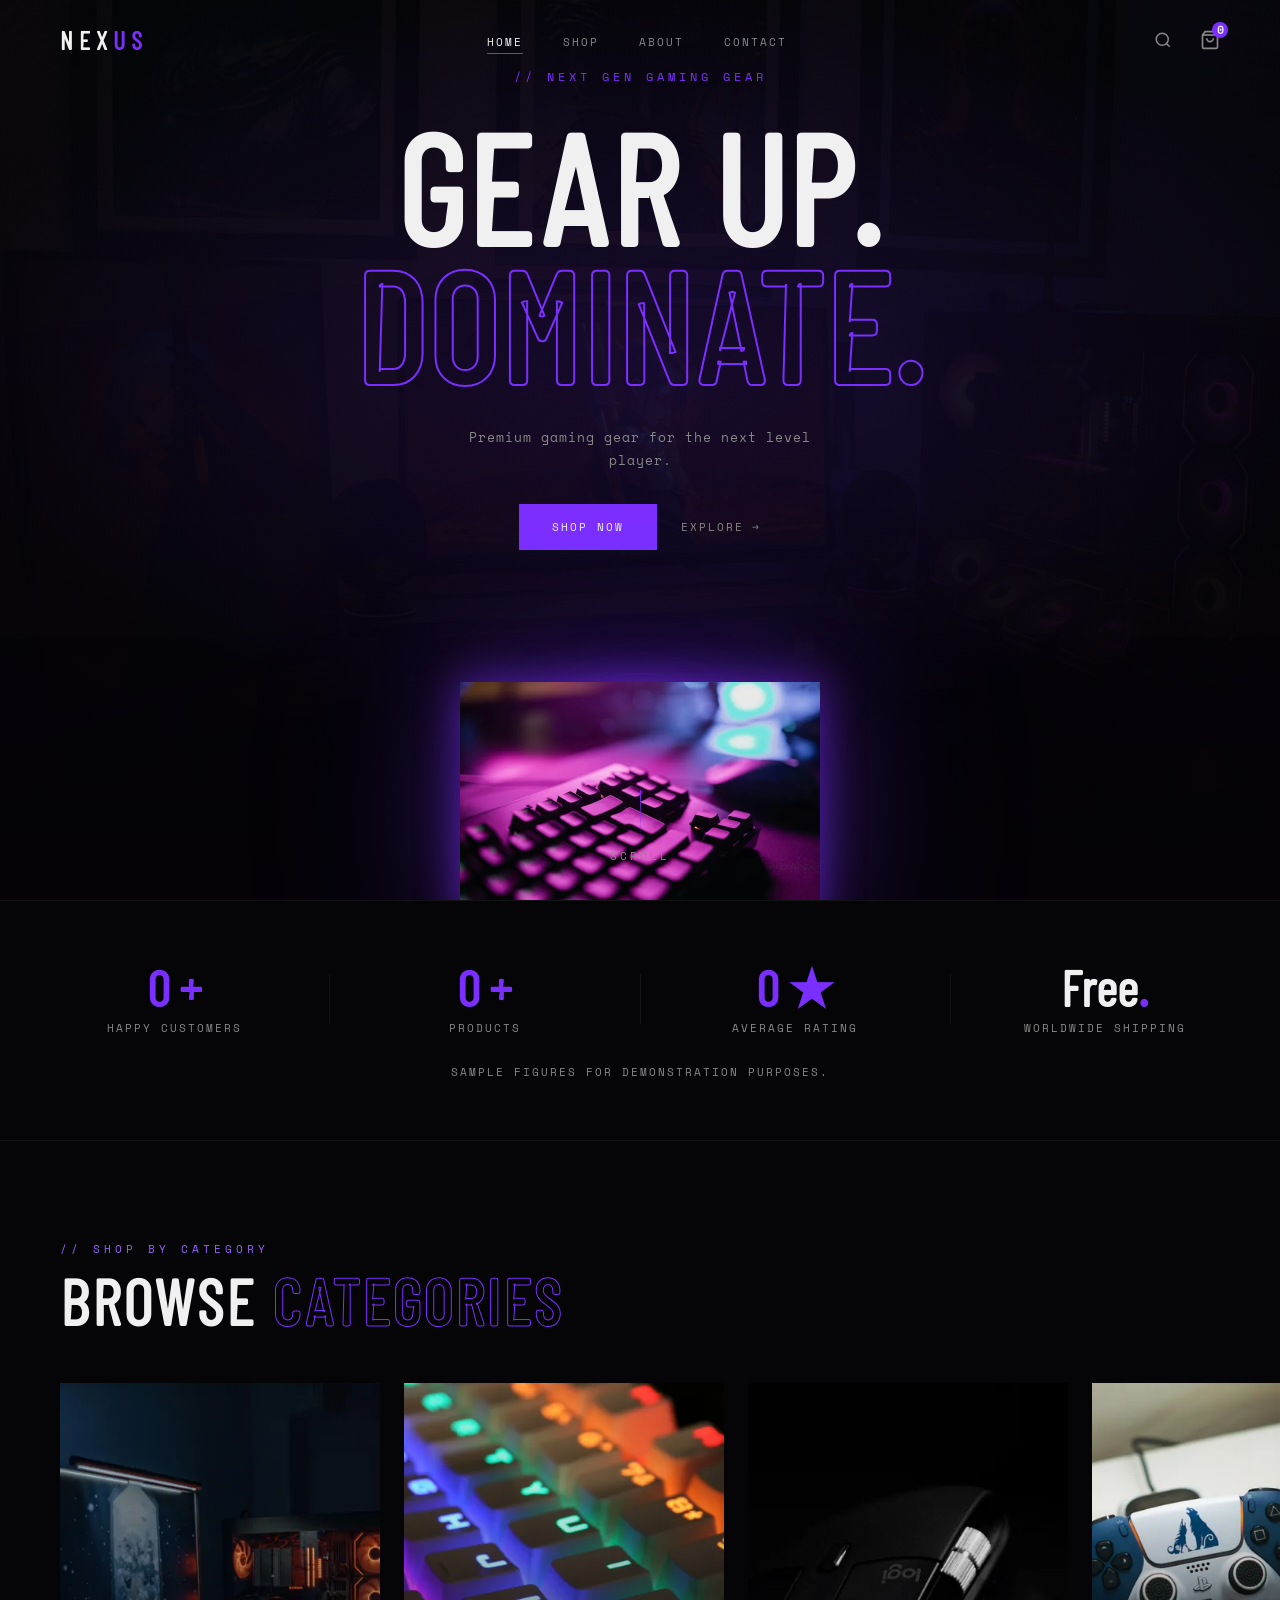
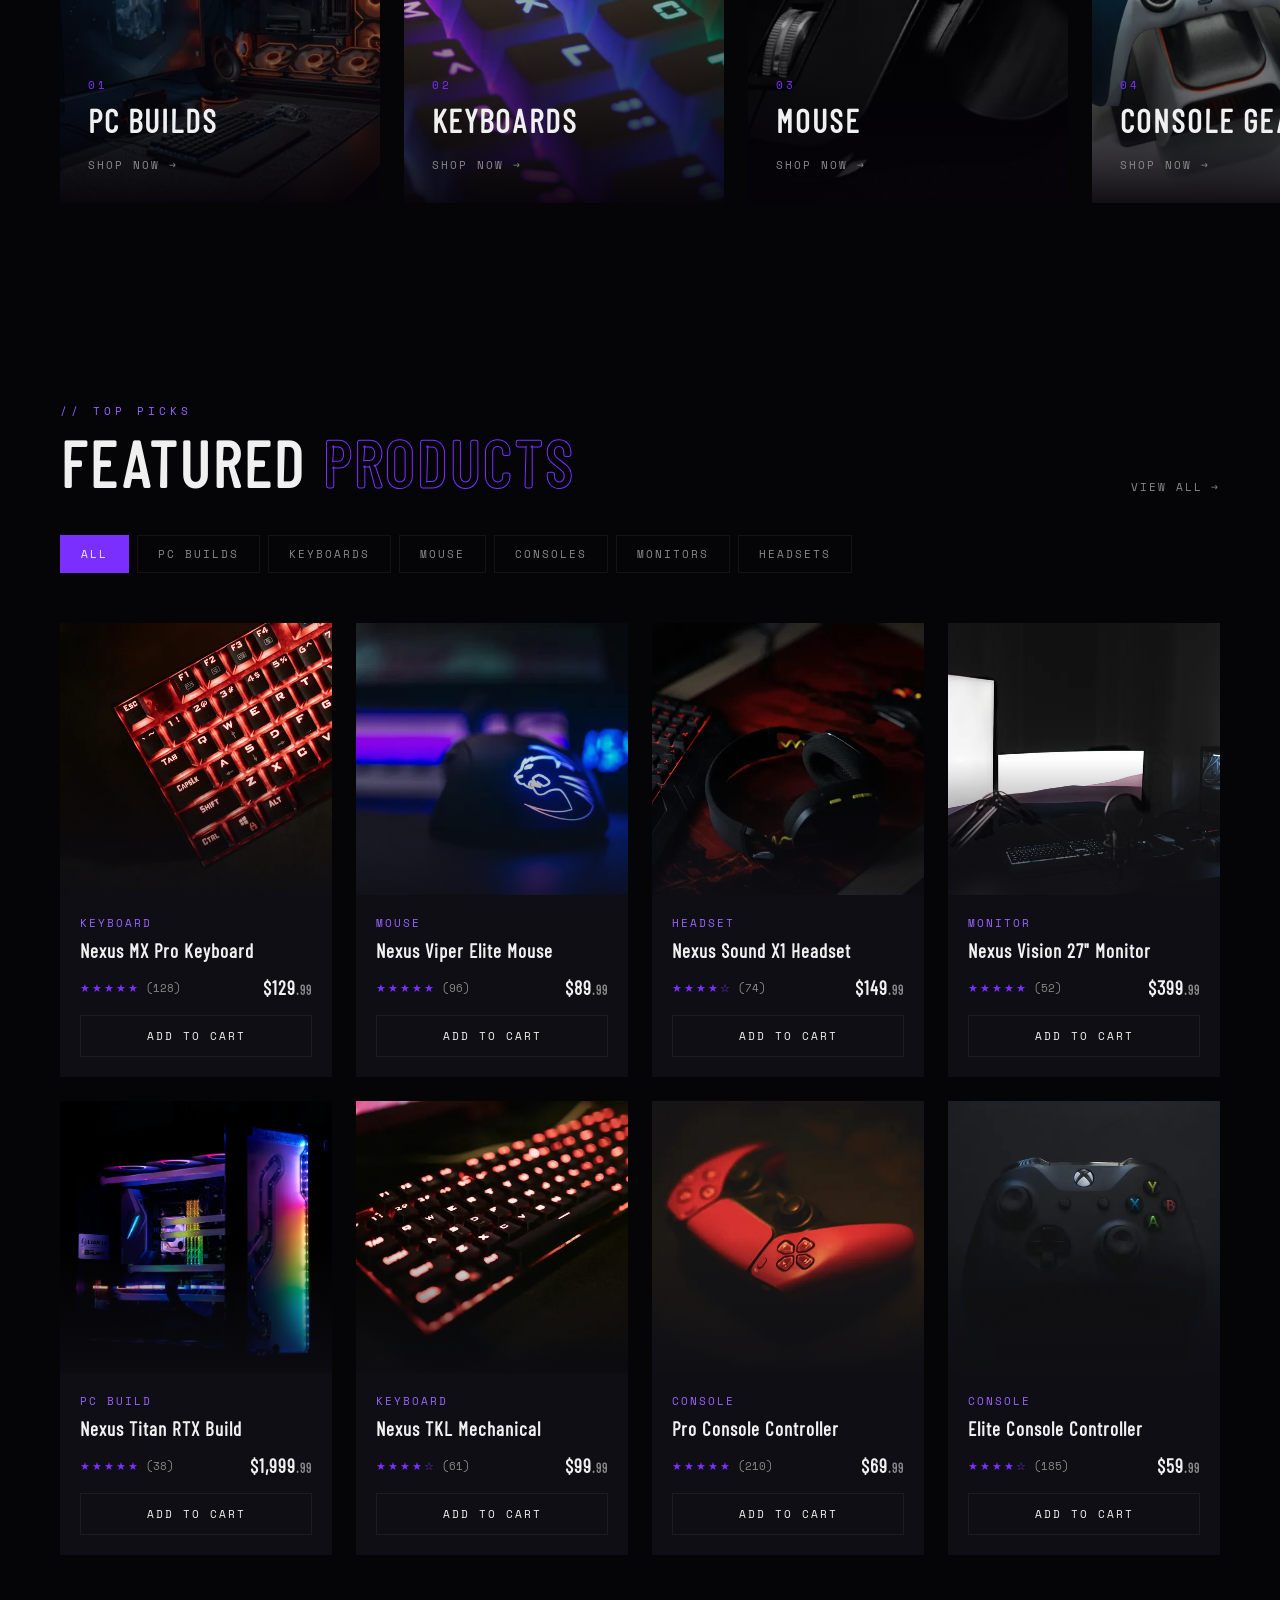
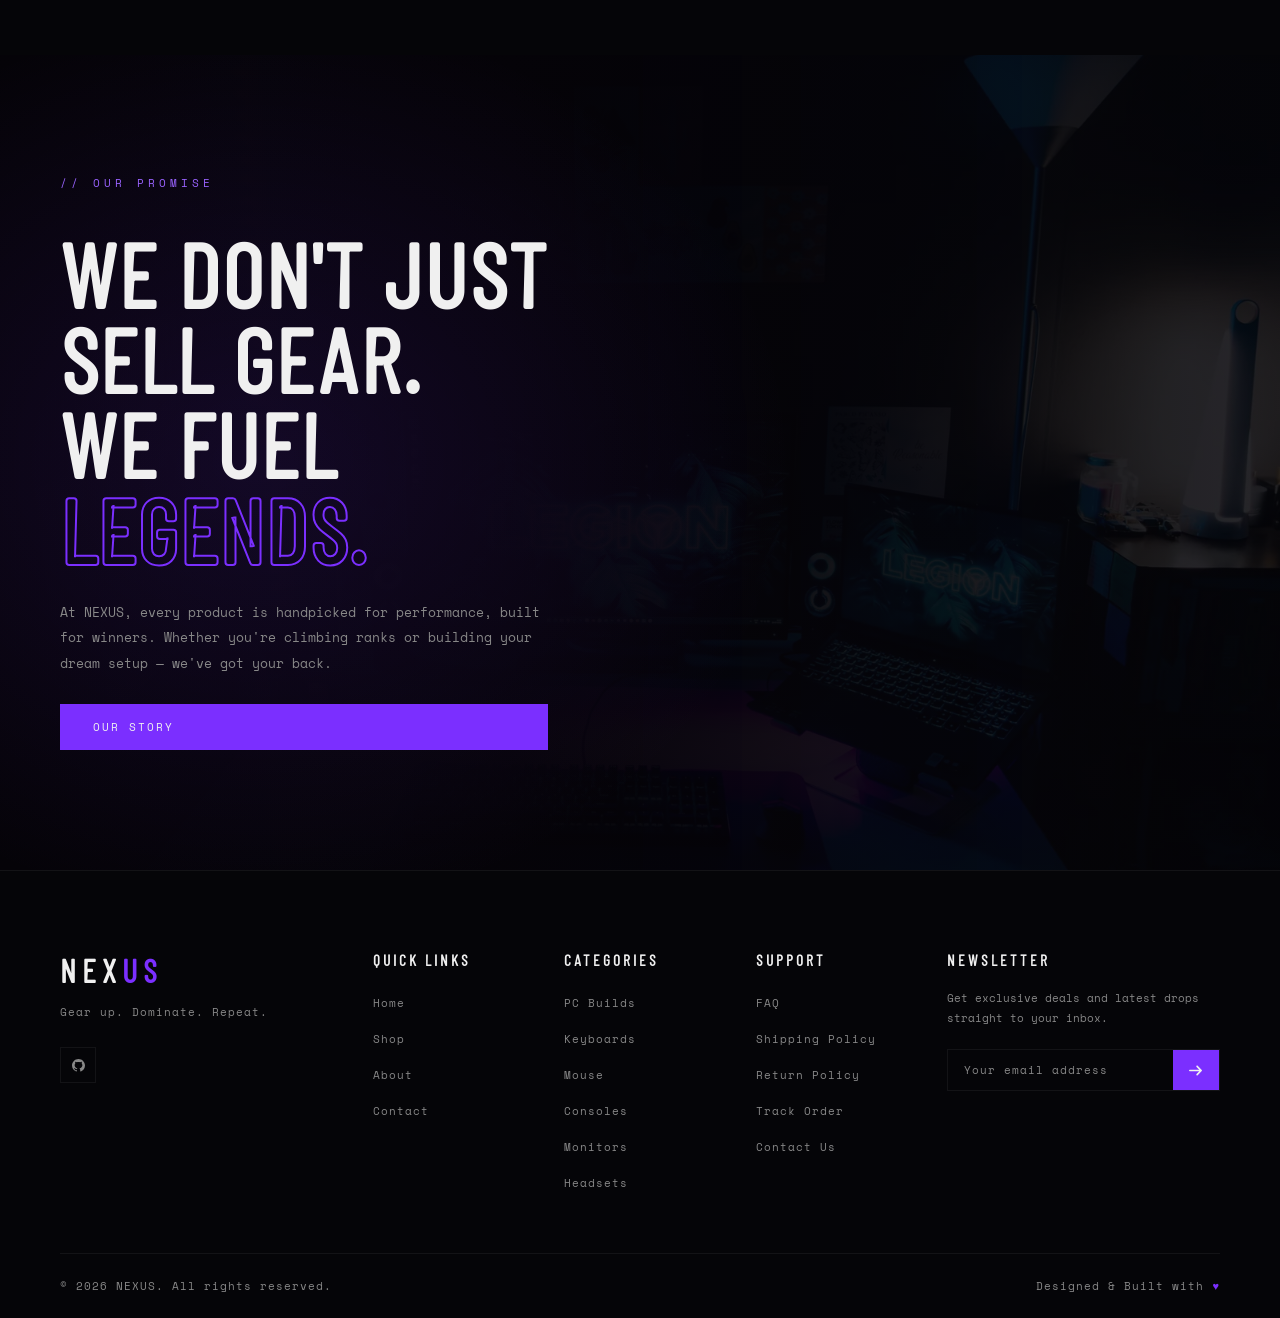
<file: index.html>
<!DOCTYPE html>
<html lang="en">

<head>
    <meta charset="UTF-8">
    <meta name="viewport" content="width=device-width, initial-scale=1.0">
    <title>NEXUS — Premium Gaming Gear Store</title>
    <meta name="description" content="Shop premium gaming keyboards, mice, headsets, monitors, consoles and custom PC builds at NEXUS. Fast, free worldwide shipping on every order.">
    <meta name="theme-color" content="#050508">
    <link rel="icon" href="favicon.ico" sizes="any">
    <meta property="og:type" content="website">
    <meta property="og:site_name" content="NEXUS">
    <meta property="og:title" content="NEXUS — Premium Gaming Gear Store">
    <meta property="og:description" content="Shop premium gaming keyboards, mice, headsets, monitors, consoles and custom PC builds at NEXUS. Fast, free worldwide shipping on every order.">
    <meta property="og:image" content="Assets/Images/og-image.jpg">
    <meta property="og:image:width" content="1200">
    <meta property="og:image:height" content="630">
    <meta name="twitter:card" content="summary_large_image">
    <meta name="twitter:title" content="NEXUS — Premium Gaming Gear Store">
    <meta name="twitter:description" content="Shop premium gaming keyboards, mice, headsets, monitors, consoles and custom PC builds at NEXUS. Fast, free worldwide shipping on every order.">
    <meta name="twitter:image" content="Assets/Images/og-image.jpg">
    <link rel="preload" as="image" href="./Assets/Images/hero-product.webp" type="image/webp" fetchpriority="high">
    <link rel="preload" as="font" href="./Assets/Fonts/SpaceMono/SpaceMono-Regular.woff2" type="font/woff2" crossorigin>
    <link rel="preload" as="font" href="./Assets/Fonts/Barlow/BarlowCondensed-Regular.woff2" type="font/woff2" crossorigin>
    <link rel="stylesheet" href="./Assets/vendor/locomotive-scroll.min.css">
    <noscript></noscript>
    <link rel="stylesheet" href="./Assets/css/main.css">
    <link rel="stylesheet" href="./Assets/css/responsive.css">
</head>

<body>

    <div id="loader">
        <div class="loader-bg"></div>
        <div class="loader-content">
            <div class="loader-logo">
                <span>N</span>
                <span>E</span>
                <span>X</span>
                <span>U</span>
                <span>S</span>
            </div>
            <div class="loader-tagline">GEAR UP. DOMINATE.</div>
            <div class="loader-progress">
                <div class="loader-progress-bar"></div>
            </div>
            <div class="loader-percent">0%</div>
        </div>
        <div class="loader-split-top"></div>
        <div class="loader-split-bottom"></div>
    </div>

    <div id="wrapper">

        <header id="header">
            <nav id="navbar">

                <a href="index.html" class="nav-logo">NEX<span>US</span></a>

                <ul class="nav-links">
                    <li><a href="index.html" class="active">Home</a></li>
                    <li><a href="shop.html">Shop</a></li>
                    <li><a href="about.html">About</a></li>
                    <li><a href="contact.html">Contact</a></li>
                </ul>

                <div class="nav-actions">
                    <div class="nav-search">
                        <input type="text" placeholder="Search products..." aria-label="Search products">
                        <button class="search-icon" aria-label="Toggle search">
                            <svg viewBox="0 0 24 24">
                                <circle cx="11" cy="11" r="8" />
                                <path d="m21 21-4.35-4.35" />
                            </svg>
                        </button>
                    </div>

                    <a href="cart.html" class="nav-cart">
                        <svg viewBox="0 0 24 24">
                            <path d="M6 2 3 6v14a2 2 0 0 0 2 2h14a2 2 0 0 0 2-2V6l-3-4z" />
                            <line x1="3" y1="6" x2="21" y2="6" />
                            <path d="M16 10a4 4 0 0 1-8 0" />
                        </svg>
                        <span class="cart-count">0</span>
                    </a>

                    <button class="hamburger" id="hamburger" aria-label="Open menu" aria-expanded="false">
                        <span></span>
                        <span></span>
                        <span></span>
                    </button>
                </div>

            </nav>
        </header>

        <div class="mobile-overlay" id="mobileOverlay"></div>
        <nav class="mobile-menu" id="mobileMenu">
            <ul>
                <li><a href="index.html">Home</a></li>
                <li><a href="shop.html">Shop</a></li>
                <li><a href="about.html">About</a></li>
                <li><a href="contact.html">Contact</a></li>
            </ul>
        </nav>

        <main id="main">
            <section id="hero">

                <div class="hero-bg">
                    <img alt="" aria-hidden="true" width="1920" height="1280" src="./Assets/Images/hero-bg.webp" class="hero-bg-img" fetchpriority="low">
                    <div class="hero-bg-overlay"></div>
                    <div class="hero-bg-glow"></div>
                </div>

                <div class="hero-content">

                    <p class="hero-tagline">// Next Gen Gaming Gear</p>

                    <h1 class="hero-heading">
                        GEAR UP.<br>
                        <span>DOMINATE.</span>
                    </h1>

                    <p class="hero-sub">
                        Premium gaming gear for the next level player.
                    </p>

                    <div class="hero-btns">
                        <a href="shop.html" class="btn-primary">Shop Now</a>
                        <a href="#featured" class="btn-ghost">Explore <span>→</span></a>
                    </div>

                    <div class="hero-visual">
                        <div class="hero-shape">
                            <div class="sphere"></div>
                        </div>
                        <div class="hero-img-wrapper">
                            <img alt="Nexus gaming keyboard glowing with purple backlight" width="720" height="480" fetchpriority="high" src="./Assets/Images/hero-product.webp">
                            <div class="hero-img-glow"></div>
                        </div>
                    </div>

                </div>

                <div class="hero-scroll">
                    <span class="scroll-line"></span>
                    <p>Scroll</p>
                </div>

            </section>
            <section id="stats">
                <div class="stats-wrapper">
                    <div class="stat-item">
                        <h2 class="stat-num"><span class="count" data-target="1500">0</span> <span>+</span></h2>
                        <p class="stat-label">Happy Customers</p>
                    </div>
                    <div class="stat-divider"></div>
                    <div class="stat-item">
                        <h2 class="stat-num"><span class="count" data-target="12">0</span> <span>+</span></h2>
                        <p class="stat-label">Products</p>
                    </div>
                    <div class="stat-divider"></div>
                    <div class="stat-item">
                        <h2 class="stat-num"><span class="count" data-target="4.6">0</span> <span>★</span></h2>
                        <p class="stat-label">Average Rating</p>
                    </div>
                    <div class="stat-divider"></div>
                    <div class="stat-item">
                        <h2 class="stat-num">Free<span>.</span></h2>
                        <p class="stat-label">Worldwide Shipping</p>
                    </div>
                </div>
                <p class="stats-note">Sample figures for demonstration purposes.</p>
            </section>
            <section id="categories">

                <div class="categories-header">
                    <p class="section-tag">// Shop By Category</p>
                    <h2 class="section-heading">BROWSE <span>CATEGORIES</span></h2>
                </div>

                <div class="categories-track-wrapper">
                    <div class="categories-track">

                        <div class="cat-card">
                            <div class="cat-img-wrapper">
                                <img alt="Custom gaming PC build with red RGB lighting" width="800" height="533" loading="lazy" decoding="async" src="./Assets/Images/cat-pc.webp">
                                <div class="cat-overlay"></div>
                            </div>
                            <div class="cat-content">
                                <p class="cat-num">01</p>
                                <h3 class="cat-name">PC Builds</h3>
                                <a href="shop.html" class="cat-link">Shop Now →</a>
                            </div>
                        </div>

                        <div class="cat-card">
                            <div class="cat-img-wrapper">
                                <img alt="Mechanical gaming keyboard with backlit keys" width="800" height="533" loading="lazy" decoding="async" src="./Assets/Images/cat-keyboard.webp">
                                <div class="cat-overlay"></div>
                            </div>
                            <div class="cat-content">
                                <p class="cat-num">02</p>
                                <h3 class="cat-name">Keyboards</h3>
                                <a href="shop.html" class="cat-link">Shop Now →</a>
                            </div>
                        </div>

                        <div class="cat-card">
                            <div class="cat-img-wrapper">
                                <img alt="Gaming mouse on a dark desk" width="800" height="533" loading="lazy" decoding="async" src="./Assets/Images/cat-mouse.webp">
                                <div class="cat-overlay"></div>
                            </div>
                            <div class="cat-content">
                                <p class="cat-num">03</p>
                                <h3 class="cat-name">Mouse</h3>
                                <a href="shop.html" class="cat-link">Shop Now →</a>
                            </div>
                        </div>

                        <div class="cat-card">
                            <div class="cat-img-wrapper">
                                <img alt="Red pro console controller" width="800" height="533" loading="lazy" decoding="async" src="./Assets/Images/cat-ps5.webp">
                                <div class="cat-overlay"></div>
                            </div>
                            <div class="cat-content">
                                <p class="cat-num">04</p>
                                <h3 class="cat-name">Console Gear</h3>
                                <a href="shop.html" class="cat-link">Shop Now →</a>
                            </div>
                        </div>

                        <div class="cat-card">
                            <div class="cat-img-wrapper">
                                <img alt="Black wireless console controller" width="800" height="533" loading="lazy" decoding="async" src="./Assets/Images/cat-xbox.webp">
                                <div class="cat-overlay"></div>
                            </div>
                            <div class="cat-content">
                                <p class="cat-num">05</p>
                                <h3 class="cat-name">Controllers</h3>
                                <a href="shop.html" class="cat-link">Shop Now →</a>
                            </div>
                        </div>

                        <div class="cat-card">
                            <div class="cat-img-wrapper">
                                <img alt="Gaming monitor on a desk setup" width="800" height="533" loading="lazy" decoding="async" src="./Assets/Images/cat-monitor.webp">
                                <div class="cat-overlay"></div>
                            </div>
                            <div class="cat-content">
                                <p class="cat-num">06</p>
                                <h3 class="cat-name">Monitors</h3>
                                <a href="shop.html" class="cat-link">Shop Now →</a>
                            </div>
                        </div>

                        <div class="cat-card">
                            <div class="cat-img-wrapper">
                                <img alt="Gaming headset" width="800" height="533" loading="lazy" decoding="async" src="./Assets/Images/cat-headset.webp">
                                <div class="cat-overlay"></div>
                            </div>
                            <div class="cat-content">
                                <p class="cat-num">07</p>
                                <h3 class="cat-name">Headsets</h3>
                                <a href="shop.html" class="cat-link">Shop Now →</a>
                            </div>
                        </div>

                    </div>
                </div>

            </section>
            <section id="featured-products">
                <div class="fp-header">
                    <div>
                        <p class="section-tag">// Top Picks</p>
                        <h2 class="section-heading">FEATURED <span>PRODUCTS</span></h2>
                    </div>
                    <a href="shop.html" class="btn-ghost">View All <span>→</span></a>
                </div>
                <div class="fp-filters">
                    <button class="fp-filter active" data-filter="all">All</button>
                    <button class="fp-filter" data-filter="pc">PC Builds</button>
                    <button class="fp-filter" data-filter="keyboard">Keyboards</button>
                    <button class="fp-filter" data-filter="mouse">Mouse</button>
                    <button class="fp-filter" data-filter="console">Consoles</button>
                    <button class="fp-filter" data-filter="monitor">Monitors</button>
                    <button class="fp-filter" data-filter="headset">Headsets</button>
                </div>
                <div class="fp-grid">
                    <div class="prod-card" data-category="keyboard">
                        <div class="prod-img-wrapper">
                            <img alt="Nexus MX Pro RGB gaming keyboard" width="800" height="533" loading="lazy" decoding="async" src="./Assets/Images/prod-1.webp">
                            <div class="prod-overlay"></div>
                            <button class="prod-wishlist" aria-label="Add to wishlist">
                                <svg viewBox="0 0 24 24">
                                    <path
                                        d="M20.84 4.61a5.5 5.5 0 0 0-7.78 0L12 5.67l-1.06-1.06a5.5 5.5 0 0 0-7.78 7.78l1.06 1.06L12 21.23l7.78-7.78 1.06-1.06a5.5 5.5 0 0 0 0-7.78z" />
                                </svg>
                            </button>
                        </div>
                        <div class="prod-info">
                            <span class="prod-tag">Keyboard</span>
                            <h3 class="prod-name">Nexus MX Pro Keyboard</h3>
                            <div class="prod-bottom">
                                <div class="prod-rating">
                                    <span class="stars">★★★★★</span>
                                    <span class="rating-count">(128)</span>
                                </div>
                                <p class="prod-price">$129<span>.99</span></p>
                            </div>
                            <button class="prod-cart-btn">Add to Cart</button>
                        </div>
                    </div>
                    <div class="prod-card" data-category="mouse">
                        <div class="prod-img-wrapper">
                            <img alt="Nexus Viper Elite gaming mouse" width="800" height="461" loading="lazy" decoding="async" src="./Assets/Images/prod-2.webp">
                            <div class="prod-overlay"></div>
                            <button class="prod-wishlist" aria-label="Add to wishlist">
                                <svg viewBox="0 0 24 24">
                                    <path
                                        d="M20.84 4.61a5.5 5.5 0 0 0-7.78 0L12 5.67l-1.06-1.06a5.5 5.5 0 0 0-7.78 7.78l1.06 1.06L12 21.23l7.78-7.78 1.06-1.06a5.5 5.5 0 0 0 0-7.78z" />
                                </svg>
                            </button>
                        </div>
                        <div class="prod-info">
                            <span class="prod-tag">Mouse</span>
                            <h3 class="prod-name">Nexus Viper Elite Mouse</h3>
                            <div class="prod-bottom">
                                <div class="prod-rating">
                                    <span class="stars">★★★★★</span>
                                    <span class="rating-count">(96)</span>
                                </div>
                                <p class="prod-price">$89<span>.99</span></p>
                            </div>
                            <button class="prod-cart-btn">Add to Cart</button>
                        </div>
                    </div>
                    <div class="prod-card" data-category="headset">
                        <div class="prod-img-wrapper">
                            <img alt="Nexus Sound X1 gaming headset" width="800" height="533" loading="lazy" decoding="async" src="./Assets/Images/prod-3.webp">
                            <div class="prod-overlay"></div>
                            <button class="prod-wishlist" aria-label="Add to wishlist">
                                <svg viewBox="0 0 24 24">
                                    <path
                                        d="M20.84 4.61a5.5 5.5 0 0 0-7.78 0L12 5.67l-1.06-1.06a5.5 5.5 0 0 0-7.78 7.78l1.06 1.06L12 21.23l7.78-7.78 1.06-1.06a5.5 5.5 0 0 0 0-7.78z" />
                                </svg>
                            </button>
                        </div>
                        <div class="prod-info">
                            <span class="prod-tag">Headset</span>
                            <h3 class="prod-name">Nexus Sound X1 Headset</h3>
                            <div class="prod-bottom">
                                <div class="prod-rating">
                                    <span class="stars">★★★★☆</span>
                                    <span class="rating-count">(74)</span>
                                </div>
                                <p class="prod-price">$149<span>.99</span></p>
                            </div>
                            <button class="prod-cart-btn">Add to Cart</button>
                        </div>
                    </div>
                    <div class="prod-card" data-category="monitor">
                        <div class="prod-img-wrapper">
                            <img alt="Nexus Vision 27-inch gaming monitor" width="800" height="533" loading="lazy" decoding="async" src="./Assets/Images/prod-4.webp">
                            <div class="prod-overlay"></div>
                            <button class="prod-wishlist" aria-label="Add to wishlist">
                                <svg viewBox="0 0 24 24">
                                    <path
                                        d="M20.84 4.61a5.5 5.5 0 0 0-7.78 0L12 5.67l-1.06-1.06a5.5 5.5 0 0 0-7.78 7.78l1.06 1.06L12 21.23l7.78-7.78 1.06-1.06a5.5 5.5 0 0 0 0-7.78z" />
                                </svg>
                            </button>
                        </div>
                        <div class="prod-info">
                            <span class="prod-tag">Monitor</span>
                            <h3 class="prod-name">Nexus Vision 27" Monitor</h3>
                            <div class="prod-bottom">
                                <div class="prod-rating">
                                    <span class="stars">★★★★★</span>
                                    <span class="rating-count">(52)</span>
                                </div>
                                <p class="prod-price">$399<span>.99</span></p>
                            </div>
                            <button class="prod-cart-btn">Add to Cart</button>
                        </div>
                    </div>
                    <div class="prod-card" data-category="pc">
                        <div class="prod-img-wrapper">
                            <img alt="Nexus Titan RTX gaming PC with liquid cooling" width="800" height="771" loading="lazy" decoding="async" src="./Assets/Images/prod-5.webp">
                            <div class="prod-overlay"></div>
                            <button class="prod-wishlist" aria-label="Add to wishlist">
                                <svg viewBox="0 0 24 24">
                                    <path
                                        d="M20.84 4.61a5.5 5.5 0 0 0-7.78 0L12 5.67l-1.06-1.06a5.5 5.5 0 0 0-7.78 7.78l1.06 1.06L12 21.23l7.78-7.78 1.06-1.06a5.5 5.5 0 0 0 0-7.78z" />
                                </svg>
                            </button>
                        </div>
                        <div class="prod-info">
                            <span class="prod-tag">PC Build</span>
                            <h3 class="prod-name">Nexus Titan RTX Build</h3>
                            <div class="prod-bottom">
                                <div class="prod-rating">
                                    <span class="stars">★★★★★</span>
                                    <span class="rating-count">(38)</span>
                                </div>
                                <p class="prod-price">$1,999<span>.99</span></p>
                            </div>
                            <button class="prod-cart-btn">Add to Cart</button>
                        </div>
                    </div>
                    <div class="prod-card" data-category="keyboard">
                        <div class="prod-img-wrapper">
                            <img alt="Nexus TKL mechanical keyboard" width="800" height="533" loading="lazy" decoding="async" src="./Assets/Images/prod-6.webp">
                            <div class="prod-overlay"></div>
                            <button class="prod-wishlist" aria-label="Add to wishlist">
                                <svg viewBox="0 0 24 24">
                                    <path
                                        d="M20.84 4.61a5.5 5.5 0 0 0-7.78 0L12 5.67l-1.06-1.06a5.5 5.5 0 0 0-7.78 7.78l1.06 1.06L12 21.23l7.78-7.78 1.06-1.06a5.5 5.5 0 0 0 0-7.78z" />
                                </svg>
                            </button>
                        </div>
                        <div class="prod-info">
                            <span class="prod-tag">Keyboard</span>
                            <h3 class="prod-name">Nexus TKL Mechanical</h3>
                            <div class="prod-bottom">
                                <div class="prod-rating">
                                    <span class="stars">★★★★☆</span>
                                    <span class="rating-count">(61)</span>
                                </div>
                                <p class="prod-price">$99<span>.99</span></p>
                            </div>
                            <button class="prod-cart-btn">Add to Cart</button>
                        </div>
                    </div>
                    <div class="prod-card" data-category="console">
                        <div class="prod-img-wrapper">
                            <img alt="Red pro console controller" width="800" height="533" loading="lazy" decoding="async" src="./Assets/Images/prod-7.webp">
                            <div class="prod-overlay"></div>
                            <button class="prod-wishlist" aria-label="Add to wishlist">
                                <svg viewBox="0 0 24 24">
                                    <path
                                        d="M20.84 4.61a5.5 5.5 0 0 0-7.78 0L12 5.67l-1.06-1.06a5.5 5.5 0 0 0-7.78 7.78l1.06 1.06L12 21.23l7.78-7.78 1.06-1.06a5.5 5.5 0 0 0 0-7.78z" />
                                </svg>
                            </button>
                        </div>
                        <div class="prod-info">
                            <span class="prod-tag">Console</span>
                            <h3 class="prod-name">Pro Console Controller</h3>
                            <div class="prod-bottom">
                                <div class="prod-rating">
                                    <span class="stars">★★★★★</span>
                                    <span class="rating-count">(210)</span>
                                </div>
                                <p class="prod-price">$69<span>.99</span></p>
                            </div>
                            <button class="prod-cart-btn">Add to Cart</button>
                        </div>
                    </div>
                    <div class="prod-card" data-category="console">
                        <div class="prod-img-wrapper">
                            <img alt="Black elite console controller" width="800" height="533" loading="lazy" decoding="async" src="./Assets/Images/prod-8.webp">
                            <div class="prod-overlay"></div>
                            <button class="prod-wishlist" aria-label="Add to wishlist">
                                <svg viewBox="0 0 24 24">
                                    <path
                                        d="M20.84 4.61a5.5 5.5 0 0 0-7.78 0L12 5.67l-1.06-1.06a5.5 5.5 0 0 0-7.78 7.78l1.06 1.06L12 21.23l7.78-7.78 1.06-1.06a5.5 5.5 0 0 0 0-7.78z" />
                                </svg>
                            </button>
                        </div>
                        <div class="prod-info">
                            <span class="prod-tag">Console</span>
                            <h3 class="prod-name">Elite Console Controller</h3>
                            <div class="prod-bottom">
                                <div class="prod-rating">
                                    <span class="stars">★★★★☆</span>
                                    <span class="rating-count">(185)</span>
                                </div>
                                <p class="prod-price">$59<span>.99</span></p>
                            </div>
                            <button class="prod-cart-btn">Add to Cart</button>
                        </div>
                    </div>
                </div>
            </section>
            <section id="brand-promise">
                <div class="bp-bg">
                    <img alt="" aria-hidden="true" width="1600" height="1129" loading="lazy" decoding="async" src="./Assets/Images/brand-promise.webp" class="bp-bg-img">
                    <div class="bp-bg-overlay"></div>
                    <div class="bp-bg-glow"></div>
                </div>
                <div class="bp-content">
                    <p class="section-tag">// Our Promise</p>
                    <h2 class="bp-heading">
                        WE DON'T JUST<br>
                        SELL GEAR.<br>
                        WE FUEL<br>
                        <span>LEGENDS.</span>
                    </h2>
                    <p class="bp-text">
                        At NEXUS, every product is handpicked for performance, built for winners. Whether you're
                        climbing ranks or building your dream setup — we've got your back.
                    </p>
                    <a href="about.html" class="btn-primary">Our Story</a>
                </div>
            </section>
        </main>

        <footer id="footer">

            <div class="footer-top">

                <div class="footer-brand">
                    <a href="index.html" class="footer-logo">NEX<span>US</span></a>
                    <p class="footer-tagline">Gear up. Dominate. Repeat.</p>
                    <div class="footer-socials">
                        <a href="https://github.com/codewithfaseehh59" class="social-icon" target="_blank" rel="noopener noreferrer" aria-label="NEXUS developer on GitHub"><svg class="ico" aria-hidden="true"><use href="./Assets/icons.svg#github"/></svg></a>
                    </div>
                </div>

                <div class="footer-col">
                    <h2 class="footer-col-heading">Quick Links</h2>
                    <ul class="footer-links">
                        <li><a href="index.html">Home</a></li>
                        <li><a href="shop.html">Shop</a></li>
                        <li><a href="about.html">About</a></li>
                        <li><a href="contact.html">Contact</a></li>
                    </ul>
                </div>

                <div class="footer-col">
                    <h2 class="footer-col-heading">Categories</h2>
                    <ul class="footer-links">
                        <li><a href="shop.html">PC Builds</a></li>
                        <li><a href="shop.html">Keyboards</a></li>
                        <li><a href="shop.html">Mouse</a></li>
                        <li><a href="shop.html">Consoles</a></li>
                        <li><a href="shop.html">Monitors</a></li>
                        <li><a href="shop.html">Headsets</a></li>
                    </ul>
                </div>

                <div class="footer-col">
                    <h2 class="footer-col-heading">Support</h2>
                    <ul class="footer-links">
                        <li><a href="faq.html">FAQ</a></li>
                        <li><a href="shipping.html">Shipping Policy</a></li>
                        <li><a href="returns.html">Return Policy</a></li>
                        <li><a href="track-order.html">Track Order</a></li>
                        <li><a href="contact.html">Contact Us</a></li>
                    </ul>
                </div>

                <div class="footer-col footer-newsletter">
                    <h2 class="footer-col-heading">Newsletter</h2>
                    <p class="footer-newsletter-text">Get exclusive deals and latest drops straight to your inbox.</p>
                    <div class="newsletter-form">
                        <input type="email" placeholder="Your email address" aria-label="Email address">
                        <button class="newsletter-btn" aria-label="Subscribe to newsletter">
                            <svg class="ico" aria-hidden="true"><use href="./Assets/icons.svg#arrow-right"/></svg>
                        </button>
                    </div>
                </div>

            </div>

            <div class="footer-bottom">
                <p class="footer-copy">© 2026 NEXUS. All rights reserved.</p>
                <p class="footer-credit">Designed & Built with <span>♥</span></p>
            </div>

        </footer>


    </div>





    <script defer src="./Assets/vendor/locomotive-scroll.min.js"></script>
    <script defer src="./Assets/vendor/gsap.min.js"></script>
    <script defer src="./Assets/vendor/ScrollTrigger.min.js"></script>
    <script defer src="./Assets/js/main.js"></script>
    <script defer src="./Assets/js/store.js"></script>

</body>

</html>
</file>
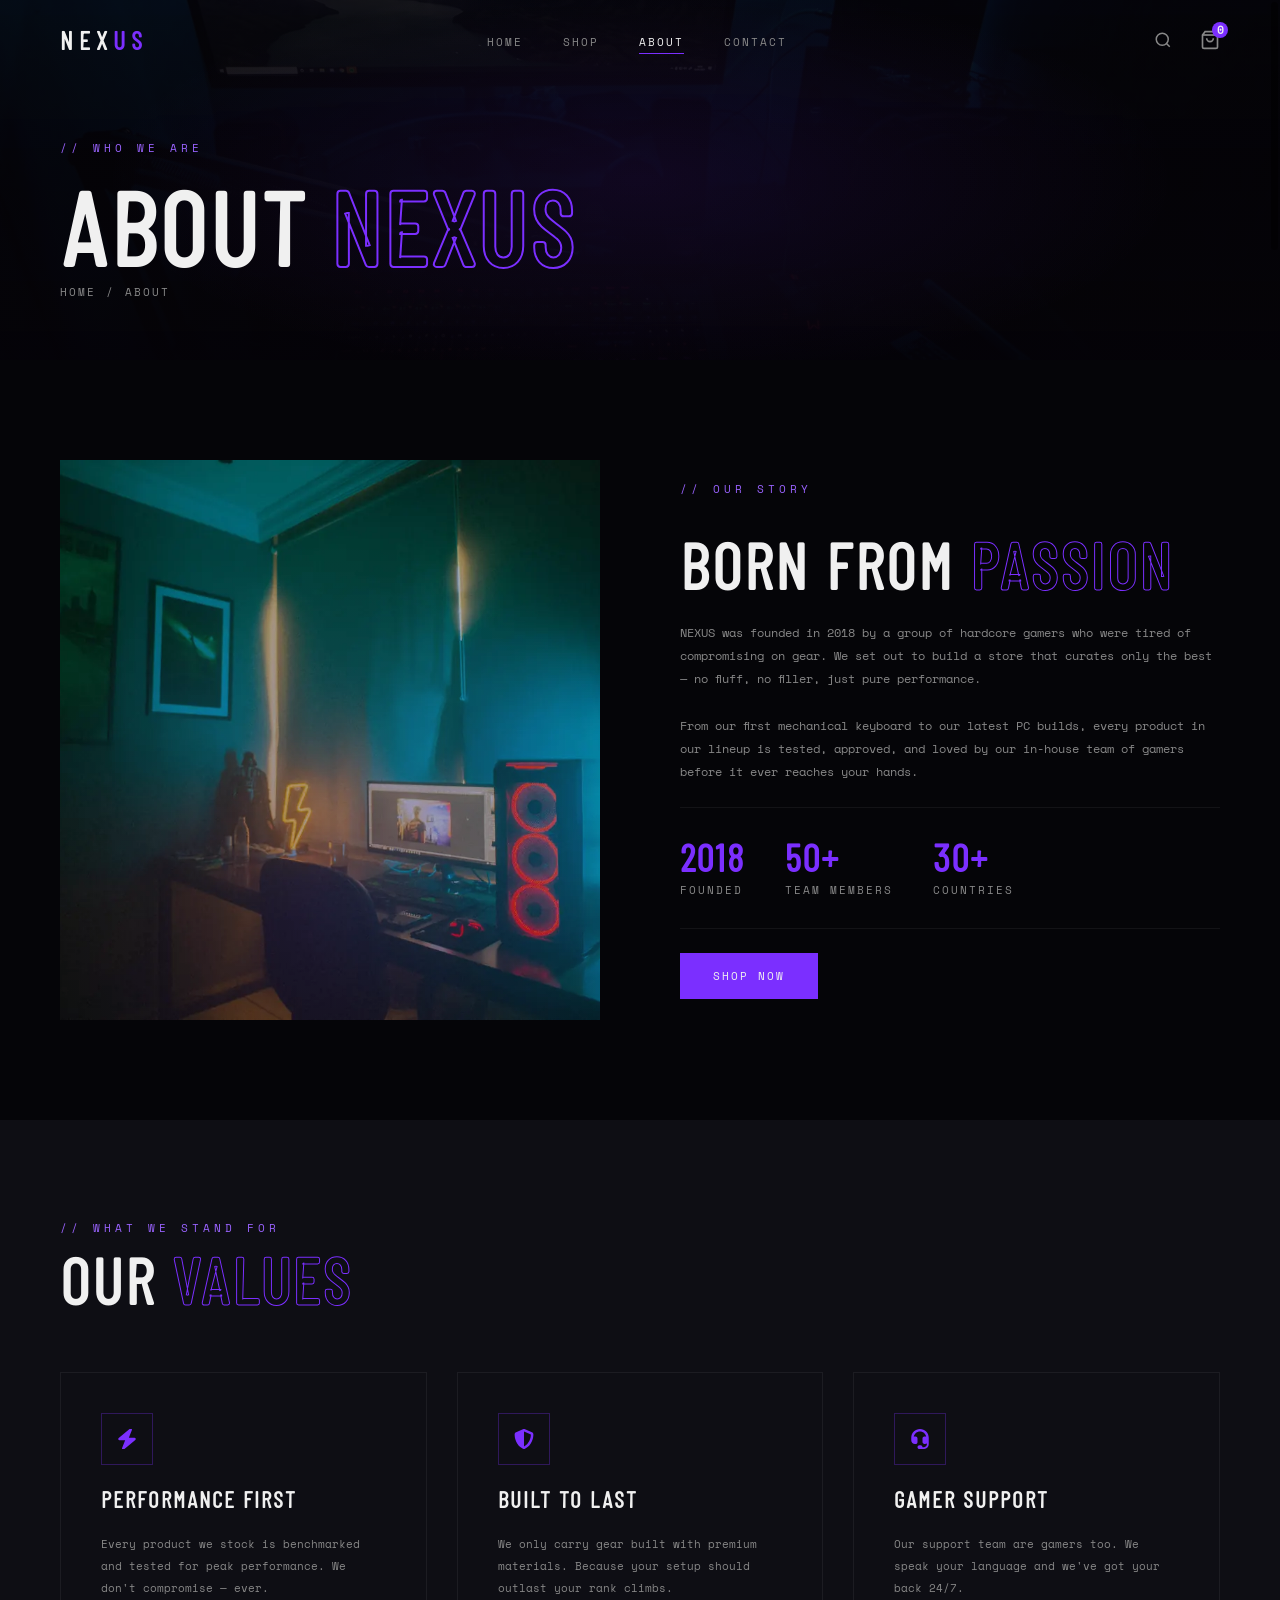
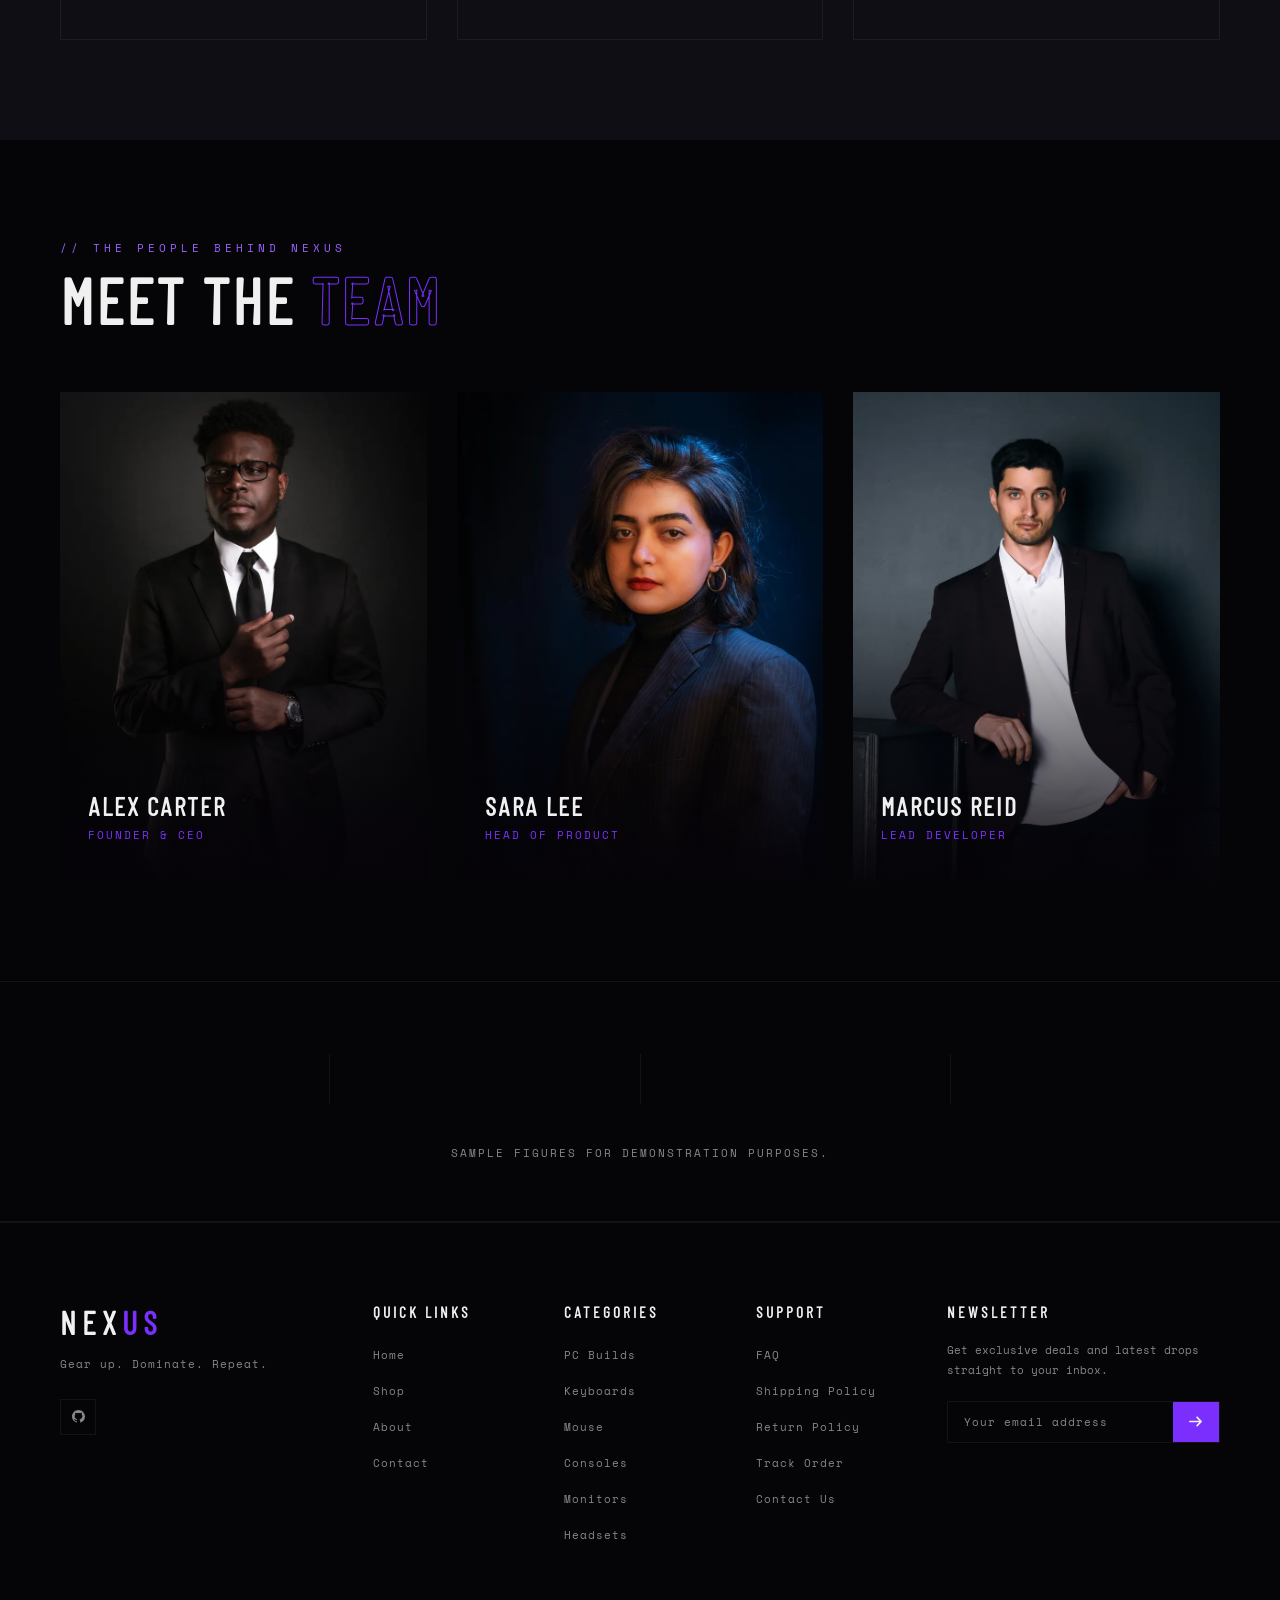
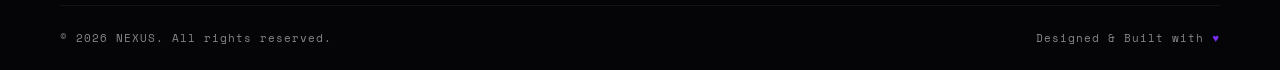
<file: about.html>
<!DOCTYPE html>
<html lang="en">

<head>
    <meta charset="UTF-8">
    <meta name="viewport" content="width=device-width, initial-scale=1.0">
    <title>About Us — NEXUS Gaming Store</title>
    <meta name="description" content="Meet the NEXUS team. We handpick gaming gear for performance and build setups for players climbing the ranks, from first-time builders to pro competitors.">
    <meta name="theme-color" content="#050508">
    <link rel="icon" href="favicon.ico" sizes="any">
    <meta property="og:type" content="website">
    <meta property="og:site_name" content="NEXUS">
    <meta property="og:title" content="About Us — NEXUS Gaming Store">
    <meta property="og:description" content="Meet the NEXUS team. We handpick gaming gear for performance and build setups for players climbing the ranks, from first-time builders to pro competitors.">
    <meta property="og:image" content="Assets/Images/og-image.jpg">
    <meta property="og:image:width" content="1200">
    <meta property="og:image:height" content="630">
    <meta name="twitter:card" content="summary_large_image">
    <meta name="twitter:title" content="About Us — NEXUS Gaming Store">
    <meta name="twitter:description" content="Meet the NEXUS team. We handpick gaming gear for performance and build setups for players climbing the ranks, from first-time builders to pro competitors.">
    <meta name="twitter:image" content="Assets/Images/og-image.jpg">
    <link rel="stylesheet" href="./Assets/vendor/locomotive-scroll.min.css">
    <noscript></noscript>
    <link rel="stylesheet" href="./Assets/css/main.css">
    <link rel="stylesheet" href="./Assets/css/responsive.css">
</head>

<body>

    <div id="loader">
        <div class="loader-bg"></div>
        <div class="loader-content">
            <div class="loader-logo">
                <span>N</span>
                <span>E</span>
                <span>X</span>
                <span>U</span>
                <span>S</span>
            </div>
            <div class="loader-tagline">GEAR UP. DOMINATE.</div>
            <div class="loader-progress">
                <div class="loader-progress-bar"></div>
            </div>
            <div class="loader-percent">0%</div>
        </div>
        <div class="loader-split-top"></div>
        <div class="loader-split-bottom"></div>
    </div>

    <div id="wrapper">

        <header id="header">
            <nav id="navbar">
                <a href="index.html" class="nav-logo">NEX<span>US</span></a>
                <ul class="nav-links">
                    <li><a href="index.html">Home</a></li>
                    <li><a href="shop.html">Shop</a></li>
                    <li><a href="about.html" class="active">About</a></li>
                    <li><a href="contact.html">Contact</a></li>
                </ul>
                <div class="nav-actions">
                    <div class="nav-search">
                        <input type="text" placeholder="Search products..." aria-label="Search products">
                        <button class="search-icon" aria-label="Toggle search">
                            <svg viewBox="0 0 24 24">
                                <circle cx="11" cy="11" r="8" />
                                <path d="m21 21-4.35-4.35" />
                            </svg>
                        </button>
                    </div>
                    <a href="cart.html" class="nav-cart">
                        <svg viewBox="0 0 24 24">
                            <path d="M6 2 3 6v14a2 2 0 0 0 2 2h14a2 2 0 0 0 2-2V6l-3-4z" />
                            <line x1="3" y1="6" x2="21" y2="6" />
                            <path d="M16 10a4 4 0 0 1-8 0" />
                        </svg>
                        <span class="cart-count">0</span>
                    </a>
                    <button class="hamburger" id="hamburger" aria-label="Open menu" aria-expanded="false">
                        <span></span>
                        <span></span>
                        <span></span>
                    </button>
                </div>
            </nav>
        </header>

        <div class="mobile-overlay" id="mobileOverlay"></div>
        <nav class="mobile-menu" id="mobileMenu">
            <ul>
                <li><a href="index.html">Home</a></li>
                <li><a href="shop.html">Shop</a></li>
                <li><a href="about.html">About</a></li>
                <li><a href="contact.html">Contact</a></li>
            </ul>
        </nav>

        <main id="main">

            <section id="about-banner">
                <div class="shop-banner-bg">
                    <img alt="" aria-hidden="true" width="1600" height="1089" src="./Assets/Images/shop-banner.webp" class="shop-banner-img">
                    <div class="shop-banner-overlay"></div>
                    <div class="shop-banner-glow"></div>
                </div>
                <div class="shop-banner-content">
                    <p class="section-tag">// Who We Are</p>
                    <h1 class="shop-banner-heading">ABOUT <span>NEXUS</span></h1>
                    <div class="breadcrumb">
                        <a href="index.html">Home</a>
                        <span>/</span>
                        <span class="breadcrumb-active">About</span>
                    </div>
                </div>
            </section>

            <section id="about-story">
                <div class="story-img">
                    <img alt="Neon-lit gaming desk setup with a custom PC" width="1200" height="801" loading="lazy" decoding="async" src="./Assets/Images/about-story.webp">
                    <div class="story-img-glow"></div>
                </div>
                <div class="story-content">
                    <p class="section-tag">// Our Story</p>
                    <h2 class="section-heading">BORN FROM <span>PASSION</span></h2>
                    <p class="story-text">
                        NEXUS was founded in 2018 by a group of hardcore gamers who were tired of compromising on gear.
                        We set out to build a store that curates only the best — no fluff, no filler, just pure
                        performance.
                    </p>
                    <p class="story-text">
                        From our first mechanical keyboard to our latest PC builds, every product in our lineup is
                        tested, approved, and loved by our in-house team of gamers before it ever reaches your hands.
                    </p>
                    <div class="story-stats">
                        <div class="story-stat">
                            <h3>2018</h3>
                            <p>Founded</p>
                        </div>
                        <div class="story-stat">
                            <h3>50+</h3>
                            <p>Team Members</p>
                        </div>
                        <div class="story-stat">
                            <h3>30+</h3>
                            <p>Countries</p>
                        </div>
                    </div>
                    <a href="shop.html" class="btn-primary">Shop Now</a>
                </div>
            </section>


            <section id="about-values">
                <div class="values-header">
                    <p class="section-tag">// What We Stand For</p>
                    <h2 class="section-heading">OUR <span>VALUES</span></h2>
                </div>
                <div class="values-grid">

                    <div class="value-card">
                        <div class="value-icon">
                            <svg class="ico" aria-hidden="true"><use href="./Assets/icons.svg#bolt"/></svg>
                        </div>
                        <h3 class="value-name">Performance First</h3>
                        <p class="value-text">Every product we stock is benchmarked and tested for peak performance. We
                            don't compromise — ever.</p>
                    </div>

                    <div class="value-card">
                        <div class="value-icon">
                            <svg class="ico" aria-hidden="true"><use href="./Assets/icons.svg#shield-halved"/></svg>
                        </div>
                        <h3 class="value-name">Built to Last</h3>
                        <p class="value-text">We only carry gear built with premium materials. Because your setup should
                            outlast your rank climbs.</p>
                    </div>

                    <div class="value-card">
                        <div class="value-icon">
                            <svg class="ico" aria-hidden="true"><use href="./Assets/icons.svg#headset"/></svg>
                        </div>
                        <h3 class="value-name">Gamer Support</h3>
                        <p class="value-text">Our support team are gamers too. We speak your language and we've got your
                            back 24/7.</p>
                    </div>

                </div>
            </section>


            <section id="about-team">
                <div class="team-header">
                    <p class="section-tag">// The People Behind NEXUS</p>
                    <h2 class="section-heading">MEET THE <span>TEAM</span></h2>
                </div>
                <div class="team-grid">

                    <div class="team-card">
                        <div class="team-img-wrapper">
                            <img alt="Alex Carter, Founder and CEO of NEXUS" width="800" height="1200" loading="lazy" decoding="async" src="./Assets/Images/team-1.webp">
                            <div class="team-overlay"></div>
                        </div>
                        <div class="team-info">
                            <h3 class="team-name">Alex Carter</h3>
                            <p class="team-role">Founder & CEO</p>
                        </div>
                    </div>

                    <div class="team-card">
                        <div class="team-img-wrapper">
                            <img alt="Sara Lee, NEXUS team member" width="800" height="1422" loading="lazy" decoding="async" src="./Assets/Images/team-2.webp">
                            <div class="team-overlay"></div>
                        </div>
                        <div class="team-info">
                            <h3 class="team-name">Sara Lee</h3>
                            <p class="team-role">Head of Product</p>
                        </div>
                    </div>

                    <div class="team-card">
                        <div class="team-img-wrapper">
                            <img alt="Marcus Reid, NEXUS team member" width="800" height="1199" loading="lazy" decoding="async" src="./Assets/Images/team-3.webp">
                            <div class="team-overlay"></div>
                        </div>
                        <div class="team-info">
                            <h3 class="team-name">Marcus Reid</h3>
                            <p class="team-role">Lead Developer</p>
                        </div>
                    </div>

                </div>
            </section>


            <section id="stats">
                <div class="stats-wrapper">
                    <div class="stat-item">
                        <h2 class="stat-num"><span class="count" data-target="1500">0</span><span>+</span></h2>
                        <p class="stat-label">Happy Customers</p>
                    </div>
                    <div class="stat-divider"></div>
                    <div class="stat-item">
                        <h2 class="stat-num"><span class="count" data-target="12">0</span><span>+</span></h2>
                        <p class="stat-label">Products</p>
                    </div>
                    <div class="stat-divider"></div>
                    <div class="stat-item">
                        <h2 class="stat-num"><span class="count" data-target="4.6">0</span><span>★</span></h2>
                        <p class="stat-label">Average Rating</p>
                    </div>
                    <div class="stat-divider"></div>
                    <div class="stat-item">
                        <h2 class="stat-num">Free<span>.</span></h2>
                        <p class="stat-label">Worldwide Shipping</p>
                    </div>
                </div>
                <p class="stats-note">Sample figures for demonstration purposes.</p>
            </section>

        </main>

        <footer id="footer">
            <div class="footer-top">
                <div class="footer-brand">
                    <a href="index.html" class="footer-logo">NEX<span>US</span></a>
                    <p class="footer-tagline">Gear up. Dominate. Repeat.</p>
                    <div class="footer-socials">
                        <a href="https://github.com/codewithfaseehh59" class="social-icon" target="_blank" rel="noopener noreferrer" aria-label="NEXUS developer on GitHub"><svg class="ico" aria-hidden="true"><use href="./Assets/icons.svg#github"/></svg></a>
                    </div>
                </div>
                <div class="footer-col">
                    <h2 class="footer-col-heading">Quick Links</h2>
                    <ul class="footer-links">
                        <li><a href="index.html">Home</a></li>
                        <li><a href="shop.html">Shop</a></li>
                        <li><a href="about.html">About</a></li>
                        <li><a href="contact.html">Contact</a></li>
                    </ul>
                </div>
                <div class="footer-col">
                    <h2 class="footer-col-heading">Categories</h2>
                    <ul class="footer-links">
                        <li><a href="shop.html">PC Builds</a></li>
                        <li><a href="shop.html">Keyboards</a></li>
                        <li><a href="shop.html">Mouse</a></li>
                        <li><a href="shop.html">Consoles</a></li>
                        <li><a href="shop.html">Monitors</a></li>
                        <li><a href="shop.html">Headsets</a></li>
                    </ul>
                </div>
                <div class="footer-col">
                    <h2 class="footer-col-heading">Support</h2>
                    <ul class="footer-links">
                        <li><a href="faq.html">FAQ</a></li>
                        <li><a href="shipping.html">Shipping Policy</a></li>
                        <li><a href="returns.html">Return Policy</a></li>
                        <li><a href="track-order.html">Track Order</a></li>
                        <li><a href="contact.html">Contact Us</a></li>
                    </ul>
                </div>
                <div class="footer-col footer-newsletter">
                    <h2 class="footer-col-heading">Newsletter</h2>
                    <p class="footer-newsletter-text">Get exclusive deals and latest drops straight to your inbox.</p>
                    <div class="newsletter-form">
                        <input type="email" placeholder="Your email address" aria-label="Email address">
                        <button class="newsletter-btn" aria-label="Subscribe to newsletter">
                            <svg class="ico" aria-hidden="true"><use href="./Assets/icons.svg#arrow-right"/></svg>
                        </button>
                    </div>
                </div>
            </div>
            <div class="footer-bottom">
                <p class="footer-copy">© 2026 NEXUS. All rights reserved.</p>
                <p class="footer-credit">Designed & Built with <span>♥</span></p>
            </div>
        </footer>

    </div>

    <script defer src="./Assets/vendor/locomotive-scroll.min.js"></script>
    <script defer src="./Assets/vendor/gsap.min.js"></script>
    <script defer src="./Assets/vendor/ScrollTrigger.min.js"></script>
    <script defer src="./Assets/js/main.js"></script>
    <script defer src="./Assets/js/store.js"></script>

</body>

</html>
</file>
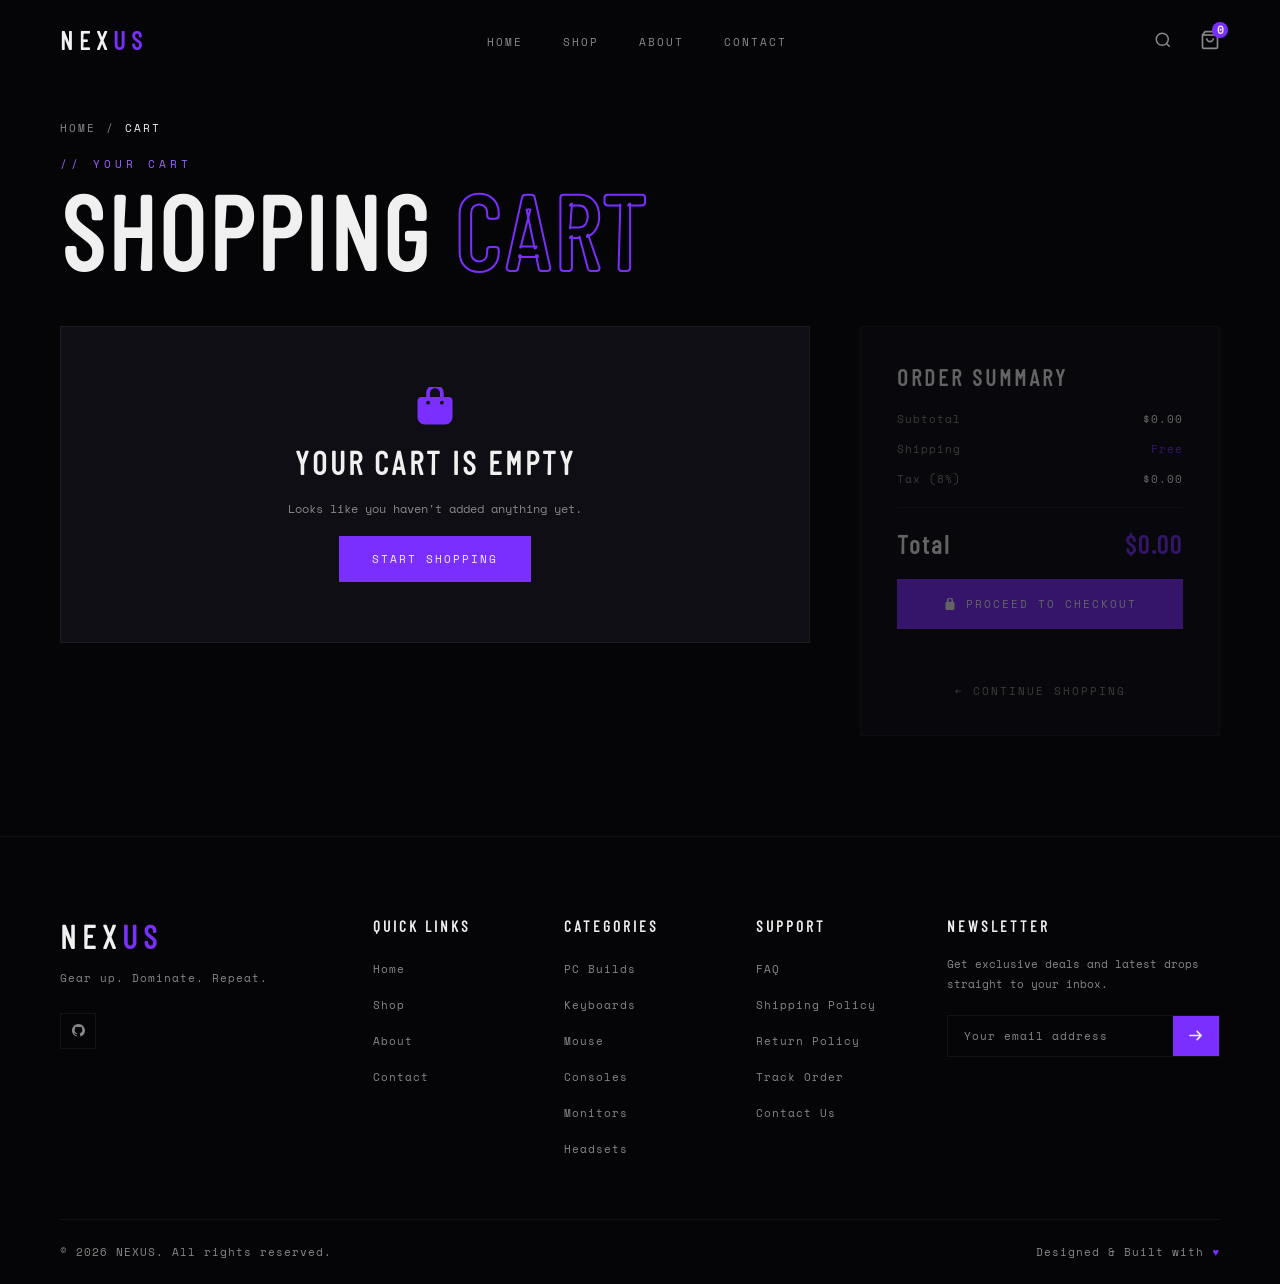
<file: cart.html>
<!DOCTYPE html>
<html lang="en">

<head>
    <meta charset="UTF-8">
    <meta name="viewport" content="width=device-width, initial-scale=1.0">
    <title>Your Cart — NEXUS Gaming Store</title>
    <meta name="description" content="Review the gaming gear in your NEXUS cart, adjust quantities and see your order total with free worldwide shipping before you check out.">
    <meta name="theme-color" content="#050508">
    <link rel="icon" href="favicon.ico" sizes="any">
    <meta property="og:type" content="website">
    <meta property="og:site_name" content="NEXUS">
    <meta property="og:title" content="Your Cart — NEXUS Gaming Store">
    <meta property="og:description" content="Review the gaming gear in your NEXUS cart, adjust quantities and see your order total with free worldwide shipping before you check out.">
    <meta property="og:image" content="Assets/Images/og-image.jpg">
    <meta property="og:image:width" content="1200">
    <meta property="og:image:height" content="630">
    <meta name="twitter:card" content="summary_large_image">
    <meta name="twitter:title" content="Your Cart — NEXUS Gaming Store">
    <meta name="twitter:description" content="Review the gaming gear in your NEXUS cart, adjust quantities and see your order total with free worldwide shipping before you check out.">
    <meta name="twitter:image" content="Assets/Images/og-image.jpg">
    <link rel="stylesheet" href="./Assets/vendor/locomotive-scroll.min.css">
    <noscript></noscript>
    <link rel="stylesheet" href="./Assets/css/main.css">
    <link rel="stylesheet" href="./Assets/css/responsive.css">
</head>

<body>

    <div id="loader">
        <div class="loader-bg"></div>
        <div class="loader-content">
            <div class="loader-logo">
                <span>N</span>
                <span>E</span>
                <span>X</span>
                <span>U</span>
                <span>S</span>
            </div>
            <div class="loader-tagline">GEAR UP. DOMINATE.</div>
            <div class="loader-progress">
                <div class="loader-progress-bar"></div>
            </div>
            <div class="loader-percent">0%</div>
        </div>
        <div class="loader-split-top"></div>
        <div class="loader-split-bottom"></div>
    </div>

    <div id="wrapper">

        <header id="header">
            <nav id="navbar">
                <a href="index.html" class="nav-logo">NEX<span>US</span></a>
                <ul class="nav-links">
                    <li><a href="index.html">Home</a></li>
                    <li><a href="shop.html">Shop</a></li>
                    <li><a href="about.html">About</a></li>
                    <li><a href="contact.html">Contact</a></li>
                </ul>
                <div class="nav-actions">
                    <div class="nav-search">
                        <input type="text" placeholder="Search products..." aria-label="Search products">
                        <button class="search-icon" aria-label="Toggle search">
                            <svg viewBox="0 0 24 24">
                                <circle cx="11" cy="11" r="8" />
                                <path d="m21 21-4.35-4.35" />
                            </svg>
                        </button>
                    </div>
                    <a href="cart.html" class="nav-cart">
                        <svg viewBox="0 0 24 24">
                            <path d="M6 2 3 6v14a2 2 0 0 0 2 2h14a2 2 0 0 0 2-2V6l-3-4z" />
                            <line x1="3" y1="6" x2="21" y2="6" />
                            <path d="M16 10a4 4 0 0 1-8 0" />
                        </svg>
                        <span class="cart-count">3</span>
                    </a>
                    <button class="hamburger" id="hamburger" aria-label="Open menu" aria-expanded="false">
                        <span></span>
                        <span></span>
                        <span></span>
                    </button>
                </div>
            </nav>
        </header>

        <div class="mobile-overlay" id="mobileOverlay"></div>
        <nav class="mobile-menu" id="mobileMenu">
            <ul>
                <li><a href="index.html">Home</a></li>
                <li><a href="shop.html">Shop</a></li>
                <li><a href="about.html">About</a></li>
                <li><a href="contact.html">Contact</a></li>
            </ul>
        </nav>

        <main id="main">


            <div class="product-breadcrumb">
                <a href="index.html">Home</a>
                <span>/</span>
                <span class="breadcrumb-active">Cart</span>
            </div>

            <div class="cart-heading">
                <p class="section-tag">// Your Cart</p>
                <h1 class="cart-title">SHOPPING <span>CART</span></h1>
            </div>
            <section id="cart-layout">

                <div class="cart-items">

                    <div class="cart-table-head">
                        <span>Product</span>
                        <span>Price</span>
                        <span>Quantity</span>
                        <span>Subtotal</span>
                        <span></span>
                    </div>

                    <div id="cartList"></div>

                    <div class="cart-coupon">
                        <input type="text" placeholder="Coupon code..." aria-label="Coupon code">
                        <button class="btn-primary">Apply</button>
                    </div>

                </div>

                <div class="cart-summary">
                    <h2 class="cart-summary-heading">Order Summary</h2>

                    <div class="summary-rows">
                        <div class="summary-row">
                            <span>Subtotal</span>
                            <span id="summarySubtotal">$0.00</span>
                        </div>
                        <div class="summary-row">
                            <span>Shipping</span>
                            <span class="summary-free">Free</span>
                        </div>
                        <div class="summary-row">
                            <span>Tax (8%)</span>
                            <span id="summaryTax">$0.00</span>
                        </div>
                    </div>

                    <div class="summary-divider"></div>

                    <div class="summary-total">
                        <span>Total</span>
                        <span id="summaryTotal">$0.00</span>
                    </div>

                    <a role="button" tabindex="0" class="btn-primary checkout-btn">
                        <svg class="ico" aria-hidden="true"><use href="./Assets/icons.svg#lock"/></svg>
                        Proceed to Checkout
                    </a>
                    <p class="checkout-note" id="checkoutNote" role="status"></p>

                    <a href="shop.html" class="cart-continue">
                        ← Continue Shopping
                    </a>

                </div>

            </section>

        </main>

        <footer id="footer">
            <div class="footer-top">
                <div class="footer-brand">
                    <a href="index.html" class="footer-logo">NEX<span>US</span></a>
                    <p class="footer-tagline">Gear up. Dominate. Repeat.</p>
                    <div class="footer-socials">
                        <a href="https://github.com/codewithfaseehh59" class="social-icon" target="_blank" rel="noopener noreferrer" aria-label="NEXUS developer on GitHub"><svg class="ico" aria-hidden="true"><use href="./Assets/icons.svg#github"/></svg></a>
                    </div>
                </div>
                <div class="footer-col">
                    <h2 class="footer-col-heading">Quick Links</h2>
                    <ul class="footer-links">
                        <li><a href="index.html">Home</a></li>
                        <li><a href="shop.html">Shop</a></li>
                        <li><a href="about.html">About</a></li>
                        <li><a href="contact.html">Contact</a></li>
                    </ul>
                </div>
                <div class="footer-col">
                    <h2 class="footer-col-heading">Categories</h2>
                    <ul class="footer-links">
                        <li><a href="shop.html">PC Builds</a></li>
                        <li><a href="shop.html">Keyboards</a></li>
                        <li><a href="shop.html">Mouse</a></li>
                        <li><a href="shop.html">Consoles</a></li>
                        <li><a href="shop.html">Monitors</a></li>
                        <li><a href="shop.html">Headsets</a></li>
                    </ul>
                </div>
                <div class="footer-col">
                    <h2 class="footer-col-heading">Support</h2>
                    <ul class="footer-links">
                        <li><a href="faq.html">FAQ</a></li>
                        <li><a href="shipping.html">Shipping Policy</a></li>
                        <li><a href="returns.html">Return Policy</a></li>
                        <li><a href="track-order.html">Track Order</a></li>
                        <li><a href="contact.html">Contact Us</a></li>
                    </ul>
                </div>
                <div class="footer-col footer-newsletter">
                    <h2 class="footer-col-heading">Newsletter</h2>
                    <p class="footer-newsletter-text">Get exclusive deals and latest drops straight to your inbox.</p>
                    <div class="newsletter-form">
                        <input type="email" placeholder="Your email address" aria-label="Email address">
                        <button class="newsletter-btn" aria-label="Subscribe to newsletter">
                            <svg class="ico" aria-hidden="true"><use href="./Assets/icons.svg#arrow-right"/></svg>
                        </button>
                    </div>
                </div>
            </div>
            <div class="footer-bottom">
                <p class="footer-copy">© 2026 NEXUS. All rights reserved.</p>
                <p class="footer-credit">Designed & Built with <span>♥</span></p>
            </div>
        </footer>

    </div>

    <script defer src="./Assets/vendor/locomotive-scroll.min.js"></script>
    <script defer src="./Assets/vendor/gsap.min.js"></script>
    <script defer src="./Assets/vendor/ScrollTrigger.min.js"></script>
    <script defer src="./Assets/js/main.js"></script>
    <script defer src="./Assets/js/store.js"></script>
    <script defer src="./Assets/js/cart.js"></script>

</body>

</html>
</file>
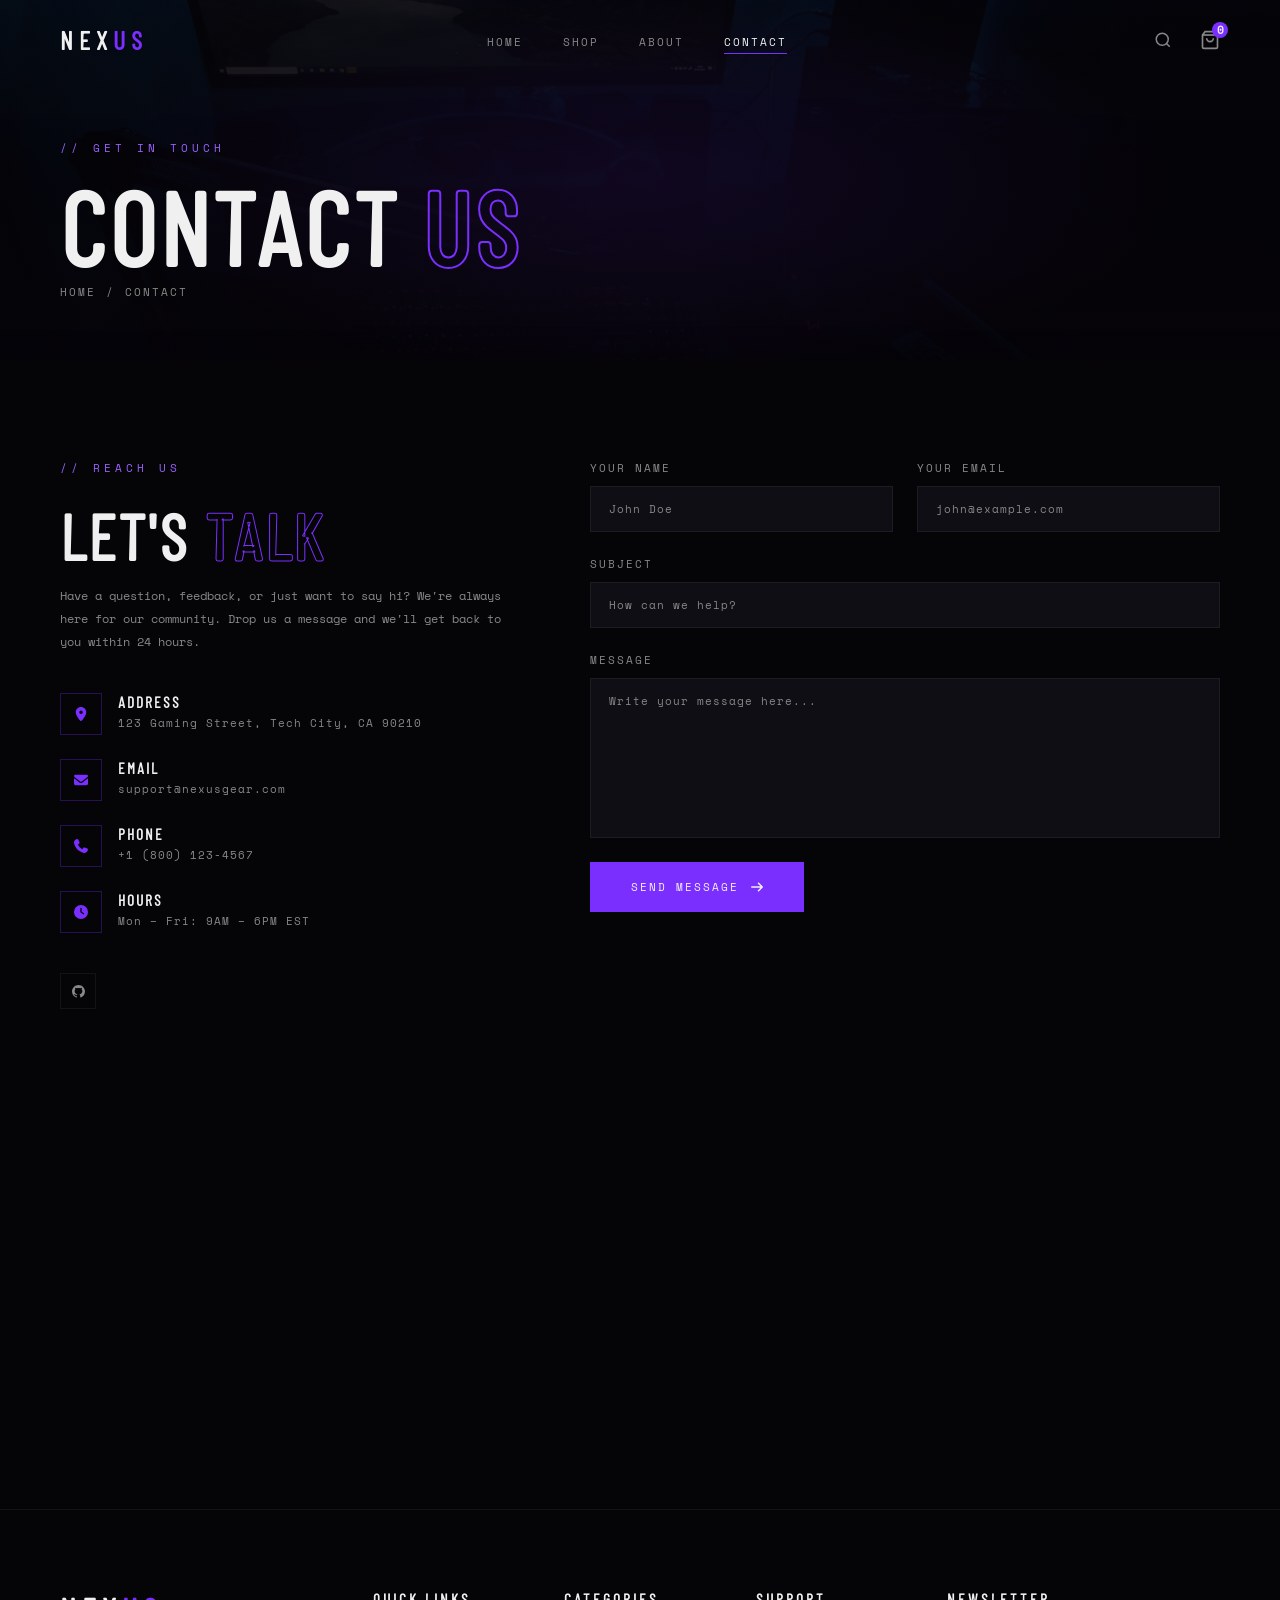
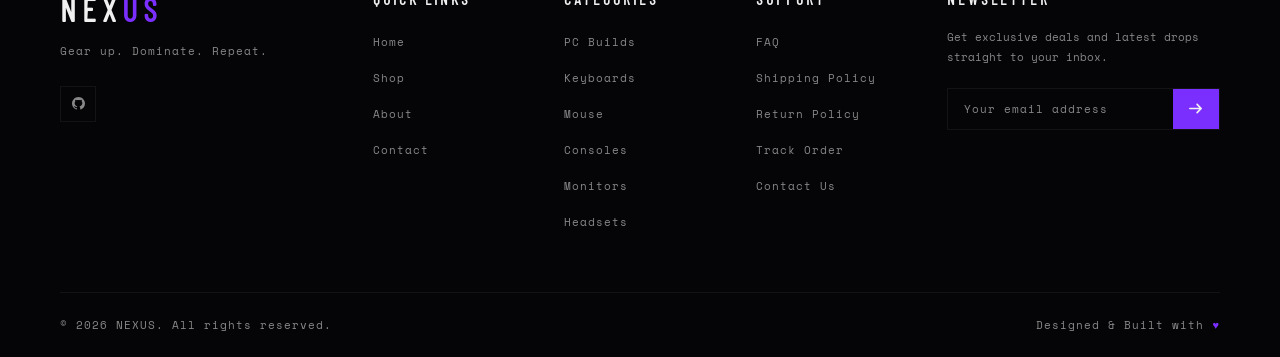
<file: contact.html>
<!DOCTYPE html>
<html lang="en">

<head>
    <meta charset="UTF-8">
    <meta name="viewport" content="width=device-width, initial-scale=1.0">
    <title>Contact Us — NEXUS Gaming Store</title>
    <meta name="description" content="Questions about an order, shipping or the right gaming setup? Get in touch with the NEXUS support team and we will get back to you quickly.">
    <meta name="theme-color" content="#050508">
    <link rel="icon" href="favicon.ico" sizes="any">
    <meta property="og:type" content="website">
    <meta property="og:site_name" content="NEXUS">
    <meta property="og:title" content="Contact Us — NEXUS Gaming Store">
    <meta property="og:description" content="Questions about an order, shipping or the right gaming setup? Get in touch with the NEXUS support team and we will get back to you quickly.">
    <meta property="og:image" content="Assets/Images/og-image.jpg">
    <meta property="og:image:width" content="1200">
    <meta property="og:image:height" content="630">
    <meta name="twitter:card" content="summary_large_image">
    <meta name="twitter:title" content="Contact Us — NEXUS Gaming Store">
    <meta name="twitter:description" content="Questions about an order, shipping or the right gaming setup? Get in touch with the NEXUS support team and we will get back to you quickly.">
    <meta name="twitter:image" content="Assets/Images/og-image.jpg">
    <link rel="stylesheet" href="./Assets/vendor/locomotive-scroll.min.css">
    <noscript></noscript>
    <link rel="stylesheet" href="./Assets/css/main.css">
    <link rel="stylesheet" href="./Assets/css/responsive.css">
</head>

<body>


    <div id="loader">
        <div class="loader-bg"></div>
        <div class="loader-content">
            <div class="loader-logo">
                <span>N</span>
                <span>E</span>
                <span>X</span>
                <span>U</span>
                <span>S</span>
            </div>
            <div class="loader-tagline">GEAR UP. DOMINATE.</div>
            <div class="loader-progress">
                <div class="loader-progress-bar"></div>
            </div>
            <div class="loader-percent">0%</div>
        </div>
        <div class="loader-split-top"></div>
        <div class="loader-split-bottom"></div>
    </div>

    <div id="wrapper">

        <header id="header">
            <nav id="navbar">
                <a href="index.html" class="nav-logo">NEX<span>US</span></a>
                <ul class="nav-links">
                    <li><a href="index.html">Home</a></li>
                    <li><a href="shop.html">Shop</a></li>
                    <li><a href="about.html">About</a></li>
                    <li><a href="contact.html" class="active">Contact</a></li>
                </ul>
                <div class="nav-actions">
                    <div class="nav-search">
                        <input type="text" placeholder="Search products..." aria-label="Search products">
                        <button class="search-icon" aria-label="Toggle search">
                            <svg viewBox="0 0 24 24">
                                <circle cx="11" cy="11" r="8" />
                                <path d="m21 21-4.35-4.35" />
                            </svg>
                        </button>
                    </div>
                    <a href="cart.html" class="nav-cart">
                        <svg viewBox="0 0 24 24">
                            <path d="M6 2 3 6v14a2 2 0 0 0 2 2h14a2 2 0 0 0 2-2V6l-3-4z" />
                            <line x1="3" y1="6" x2="21" y2="6" />
                            <path d="M16 10a4 4 0 0 1-8 0" />
                        </svg>
                        <span class="cart-count">0</span>
                    </a>
                    <button class="hamburger" id="hamburger" aria-label="Open menu" aria-expanded="false">
                        <span></span>
                        <span></span>
                        <span></span>
                    </button>
                </div>
            </nav>
        </header>

        <div class="mobile-overlay" id="mobileOverlay"></div>
        <nav class="mobile-menu" id="mobileMenu">
            <ul>
                <li><a href="index.html">Home</a></li>
                <li><a href="shop.html">Shop</a></li>
                <li><a href="about.html">About</a></li>
                <li><a href="contact.html">Contact</a></li>
            </ul>
        </nav>

        <main id="main">

            <section id="contact-banner">
                <div class="shop-banner-bg">
                    <img alt="" aria-hidden="true" width="1600" height="1089" src="./Assets/Images/shop-banner.webp" class="shop-banner-img">
                    <div class="shop-banner-overlay"></div>
                    <div class="shop-banner-glow"></div>
                </div>
                <div class="shop-banner-content">
                    <p class="section-tag">// Get In Touch</p>
                    <h1 class="shop-banner-heading">CONTACT <span>US</span></h1>
                    <div class="breadcrumb">
                        <a href="index.html">Home</a>
                        <span>/</span>
                        <span class="breadcrumb-active">Contact</span>
                    </div>
                </div>
            </section>


            <section id="contact-layout">


                <div class="contact-info">

                    <div class="contact-info-top">
                        <p class="section-tag">// Reach Us</p>
                        <h2 class="section-heading">LET'S <span>TALK</span></h2>
                        <p class="contact-desc">Have a question, feedback, or just want to say hi? We're always here for
                            our community. Drop us a message and we'll get back to you within 24 hours.</p>
                    </div>

                    <div class="contact-details">

                        <div class="contact-detail-item">
                            <div class="contact-detail-icon">
                                <svg class="ico" aria-hidden="true"><use href="./Assets/icons.svg#location-dot"/></svg>
                            </div>
                            <div class="contact-detail-text">
                                <h3>Address</h3>
                                <p>123 Gaming Street, Tech City, CA 90210</p>
                            </div>
                        </div>

                        <div class="contact-detail-item">
                            <div class="contact-detail-icon">
                                <svg class="ico" aria-hidden="true"><use href="./Assets/icons.svg#envelope"/></svg>
                            </div>
                            <div class="contact-detail-text">
                                <h3>Email</h3>
                                <p>support@nexusgear.com</p>
                            </div>
                        </div>

                        <div class="contact-detail-item">
                            <div class="contact-detail-icon">
                                <svg class="ico" aria-hidden="true"><use href="./Assets/icons.svg#phone"/></svg>
                            </div>
                            <div class="contact-detail-text">
                                <h3>Phone</h3>
                                <p>+1 (800) 123-4567</p>
                            </div>
                        </div>

                        <div class="contact-detail-item">
                            <div class="contact-detail-icon">
                                <svg class="ico" aria-hidden="true"><use href="./Assets/icons.svg#clock"/></svg>
                            </div>
                            <div class="contact-detail-text">
                                <h3>Hours</h3>
                                <p>Mon – Fri: 9AM – 6PM EST</p>
                            </div>
                        </div>

                    </div>

                    <div class="contact-socials">
                        <a href="https://github.com/codewithfaseehh59" class="social-icon" target="_blank" rel="noopener noreferrer" aria-label="NEXUS developer on GitHub"><svg class="ico" aria-hidden="true"><use href="./Assets/icons.svg#github"/></svg></a>
                    </div>

                </div>


                <div class="contact-form-wrapper">

                    <div class="contact-form-grid">
                        <div class="form-group">
                            <label class="form-label" for="c-name">Your Name</label>
                        <input id="c-name" type="text" class="form-input" placeholder="John Doe">
                        </div>
                        <div class="form-group">
                            <label class="form-label" for="c-email">Your Email</label>
                        <input id="c-email" type="email" class="form-input" placeholder="john@example.com">
                        </div>
                    </div>

                    <div class="form-group">
                        <label class="form-label" for="c-subject">Subject</label>
                        <input id="c-subject" type="text" class="form-input" placeholder="How can we help?">
                    </div>

                    <div class="form-group">
                        <label class="form-label" for="c-message">Message</label>
                        <textarea id="c-message" class="form-input form-textarea" placeholder="Write your message here..."></textarea>
                    </div>

                    <button class="btn-primary contact-submit-btn">
                        Send Message <svg class="ico" aria-hidden="true"><use href="./Assets/icons.svg#arrow-right"/></svg>
                    </button>

                </div>

            </section>


            <section id="contact-map">
                <iframe title="Map showing the NEXUS store location in Los Angeles"
                    src="https://www.google.com/maps/embed?pb=!1m18!1m12!1m3!1d423286.27405589666!2d-118.69192047471653!3d34.02016130653294!2m3!1f0!2f0!3f0!3m2!1i1024!2i768!4f13.1!3m3!1m2!1s0x80c2c75ddc27da13%3A0xe22fefa1835eed88!2sLos%20Angeles%2C%20CA%2C%20USA!5e0!3m2!1sen!2s!4v1710000000000!5m2!1sen!2s"
                    width="100%" height="100%" style="border:0;" allowfullscreen="" loading="lazy">
                </iframe>
            </section>

        </main>

        <footer id="footer">
            <div class="footer-top">
                <div class="footer-brand">
                    <a href="index.html" class="footer-logo">NEX<span>US</span></a>
                    <p class="footer-tagline">Gear up. Dominate. Repeat.</p>
                    <div class="footer-socials">
                        <a href="https://github.com/codewithfaseehh59" class="social-icon" target="_blank" rel="noopener noreferrer" aria-label="NEXUS developer on GitHub"><svg class="ico" aria-hidden="true"><use href="./Assets/icons.svg#github"/></svg></a>
                    </div>
                </div>
                <div class="footer-col">
                    <h2 class="footer-col-heading">Quick Links</h2>
                    <ul class="footer-links">
                        <li><a href="index.html">Home</a></li>
                        <li><a href="shop.html">Shop</a></li>
                        <li><a href="about.html">About</a></li>
                        <li><a href="contact.html">Contact</a></li>
                    </ul>
                </div>
                <div class="footer-col">
                    <h2 class="footer-col-heading">Categories</h2>
                    <ul class="footer-links">
                        <li><a href="shop.html">PC Builds</a></li>
                        <li><a href="shop.html">Keyboards</a></li>
                        <li><a href="shop.html">Mouse</a></li>
                        <li><a href="shop.html">Consoles</a></li>
                        <li><a href="shop.html">Monitors</a></li>
                        <li><a href="shop.html">Headsets</a></li>
                    </ul>
                </div>
                <div class="footer-col">
                    <h2 class="footer-col-heading">Support</h2>
                    <ul class="footer-links">
                        <li><a href="faq.html">FAQ</a></li>
                        <li><a href="shipping.html">Shipping Policy</a></li>
                        <li><a href="returns.html">Return Policy</a></li>
                        <li><a href="track-order.html">Track Order</a></li>
                        <li><a href="contact.html">Contact Us</a></li>
                    </ul>
                </div>
                <div class="footer-col footer-newsletter">
                    <h2 class="footer-col-heading">Newsletter</h2>
                    <p class="footer-newsletter-text">Get exclusive deals and latest drops straight to your inbox.</p>
                    <div class="newsletter-form">
                        <input type="email" placeholder="Your email address" aria-label="Email address">
                        <button class="newsletter-btn" aria-label="Subscribe to newsletter">
                            <svg class="ico" aria-hidden="true"><use href="./Assets/icons.svg#arrow-right"/></svg>
                        </button>
                    </div>
                </div>
            </div>
            <div class="footer-bottom">
                <p class="footer-copy">© 2026 NEXUS. All rights reserved.</p>
                <p class="footer-credit">Designed & Built with <span>♥</span></p>
            </div>
        </footer>

    </div>

    <script defer src="./Assets/vendor/locomotive-scroll.min.js"></script>
    <script defer src="./Assets/vendor/gsap.min.js"></script>
    <script defer src="./Assets/vendor/ScrollTrigger.min.js"></script>
    <script defer src="./Assets/js/main.js"></script>
    <script defer src="./Assets/js/store.js"></script>

</body>

</html>
</file>
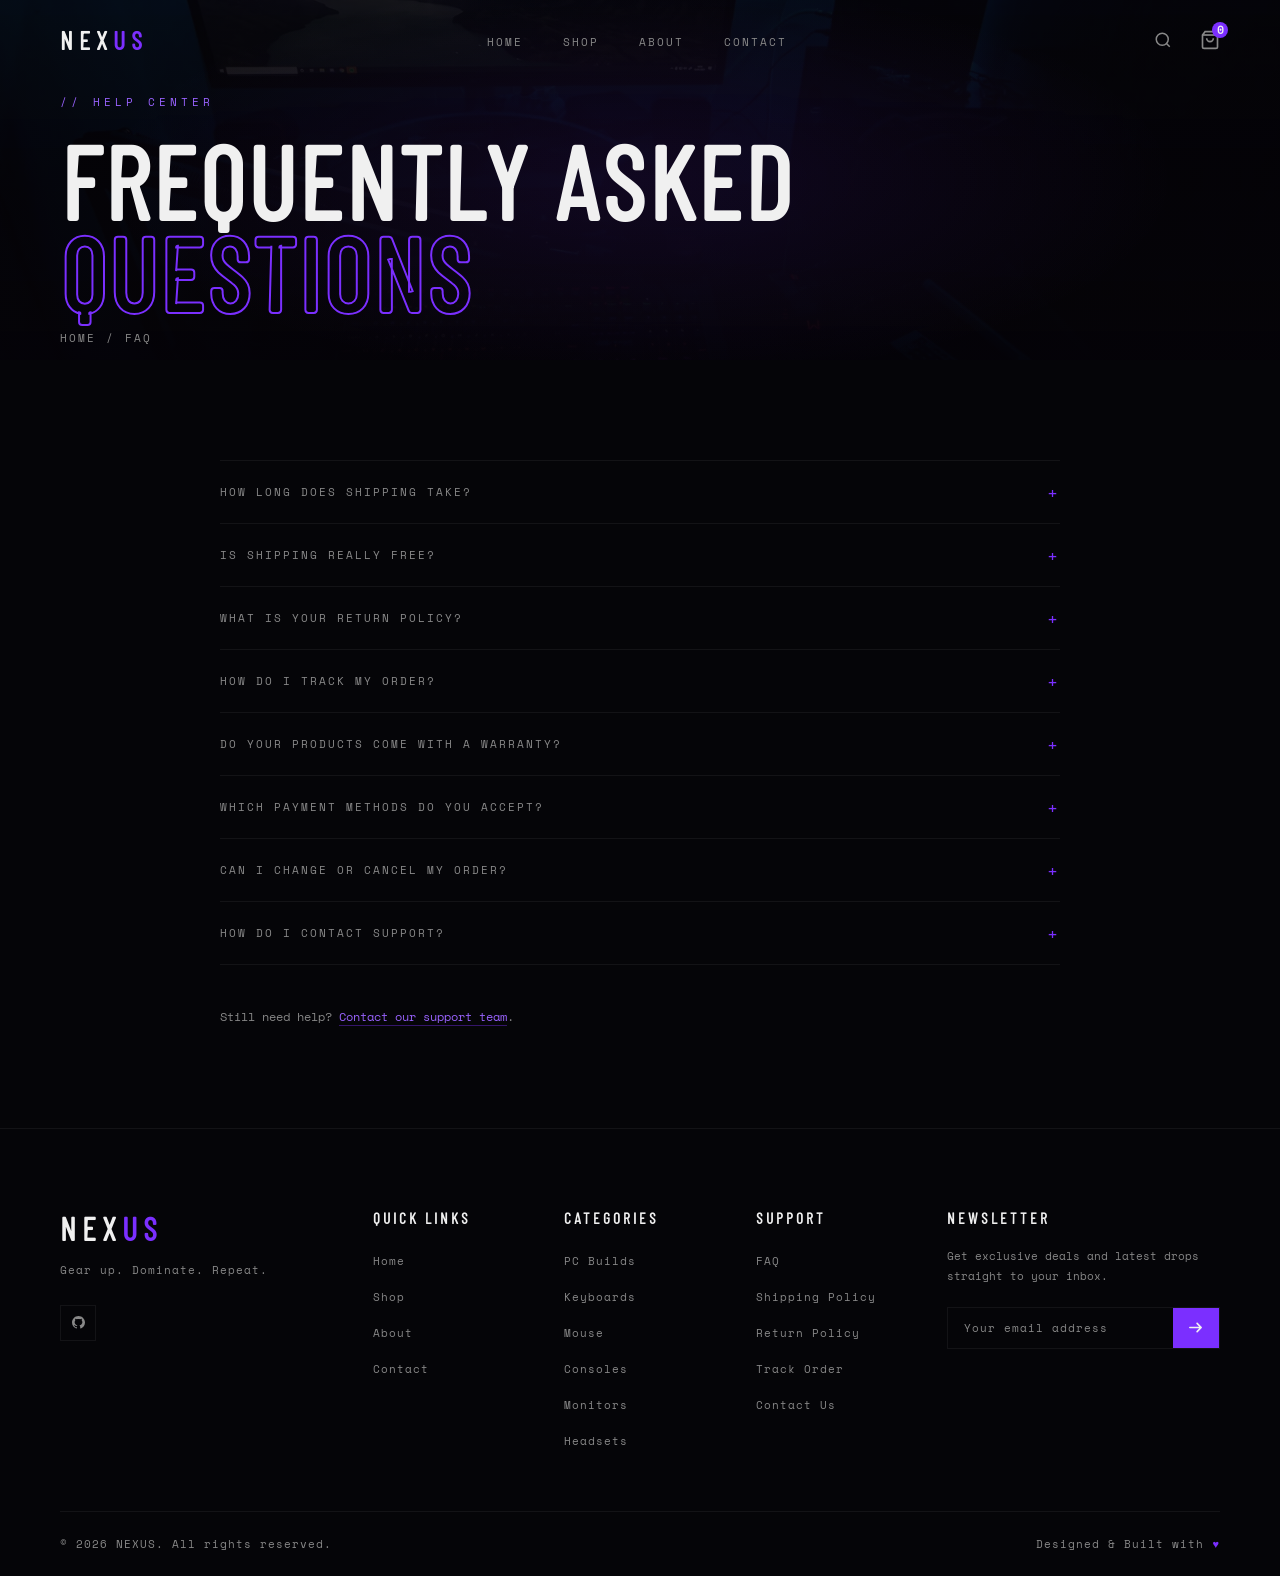
<file: faq.html>
<!DOCTYPE html>
<html lang="en">

<head>
    <meta charset="UTF-8">
    <meta name="viewport" content="width=device-width, initial-scale=1.0">
    <title>FAQ — NEXUS Gaming Store</title>
    <meta name="description" content="Answers to common questions about NEXUS orders, free worldwide shipping, 30-day returns, order tracking, warranty and payment. Find help fast or contact support.">
    <meta name="theme-color" content="#050508">
    <link rel="icon" href="favicon.ico" sizes="any">
    <meta property="og:type" content="website">
    <meta property="og:site_name" content="NEXUS">
    <meta property="og:title" content="FAQ — NEXUS Gaming Store">
    <meta property="og:description" content="Answers to common questions about NEXUS orders, free worldwide shipping, 30-day returns, order tracking, warranty and payment. Find help fast or contact support.">
    <meta property="og:image" content="Assets/Images/og-image.jpg">
    <meta property="og:image:width" content="1200">
    <meta property="og:image:height" content="630">
    <meta name="twitter:card" content="summary_large_image">
    <meta name="twitter:title" content="FAQ — NEXUS Gaming Store">
    <meta name="twitter:description" content="Answers to common questions about NEXUS orders, free worldwide shipping, 30-day returns, order tracking, warranty and payment. Find help fast or contact support.">
    <meta name="twitter:image" content="Assets/Images/og-image.jpg">
    <link rel="stylesheet" href="./Assets/vendor/locomotive-scroll.min.css">
    <noscript></noscript>
    <link rel="stylesheet" href="./Assets/css/main.css">
    <link rel="stylesheet" href="./Assets/css/responsive.css">
</head>

<body>


    <div id="loader">
        <div class="loader-bg"></div>
        <div class="loader-content">
            <div class="loader-logo">
                <span>N</span>
                <span>E</span>
                <span>X</span>
                <span>U</span>
                <span>S</span>
            </div>
            <div class="loader-tagline">GEAR UP. DOMINATE.</div>
            <div class="loader-progress">
                <div class="loader-progress-bar"></div>
            </div>
            <div class="loader-percent">0%</div>
        </div>
        <div class="loader-split-top"></div>
        <div class="loader-split-bottom"></div>
    </div>

    <div id="wrapper">

        <header id="header">
            <nav id="navbar">
                <a href="index.html" class="nav-logo">NEX<span>US</span></a>
                <ul class="nav-links">
                    <li><a href="index.html">Home</a></li>
                    <li><a href="shop.html">Shop</a></li>
                    <li><a href="about.html">About</a></li>
                    <li><a href="contact.html">Contact</a></li>
                </ul>
                <div class="nav-actions">
                    <div class="nav-search">
                        <input type="text" placeholder="Search products..." aria-label="Search products">
                        <button class="search-icon" aria-label="Toggle search">
                            <svg viewBox="0 0 24 24">
                                <circle cx="11" cy="11" r="8" />
                                <path d="m21 21-4.35-4.35" />
                            </svg>
                        </button>
                    </div>
                    <a href="cart.html" class="nav-cart">
                        <svg viewBox="0 0 24 24">
                            <path d="M6 2 3 6v14a2 2 0 0 0 2 2h14a2 2 0 0 0 2-2V6l-3-4z" />
                            <line x1="3" y1="6" x2="21" y2="6" />
                            <path d="M16 10a4 4 0 0 1-8 0" />
                        </svg>
                        <span class="cart-count">0</span>
                    </a>
                    <button class="hamburger" id="hamburger" aria-label="Open menu" aria-expanded="false">
                        <span></span>
                        <span></span>
                        <span></span>
                    </button>
                </div>
            </nav>
        </header>

        <div class="mobile-overlay" id="mobileOverlay"></div>
        <nav class="mobile-menu" id="mobileMenu">
            <ul>
                <li><a href="index.html">Home</a></li>
                <li><a href="shop.html">Shop</a></li>
                <li><a href="about.html">About</a></li>
                <li><a href="contact.html">Contact</a></li>
            </ul>
        </nav>

        <main id="main">

            <section id="contact-banner">
                <div class="shop-banner-bg">
                    <img alt="" aria-hidden="true" width="1600" height="1089" src="./Assets/Images/shop-banner.webp" class="shop-banner-img">
                    <div class="shop-banner-overlay"></div>
                    <div class="shop-banner-glow"></div>
                </div>
                <div class="shop-banner-content">
                    <p class="section-tag">// Help Center</p>
                    <h1 class="shop-banner-heading">FREQUENTLY ASKED <span>QUESTIONS</span></h1>
                    <div class="breadcrumb">
                        <a href="index.html">Home</a>
                        <span>/</span>
                        <span class="breadcrumb-active">FAQ</span>
                    </div>
                </div>
            </section>

            <section id="info-page">
                <div class="product-accordion faq-list">
                    <div class="accordion-item">
                        <button class="accordion-head" aria-expanded="false">
                            <span>How long does shipping take?</span>
                            <span class="accordion-icon" aria-hidden="true">+</span>
                        </button>
                        <div class="accordion-body">
                            <p class="accordion-text">Orders ship within 1 to 2 business days. Standard delivery takes 3 to 7 business days in the US and 7 to 14 business days internationally.</p>
                        </div>
                    </div>
                    <div class="accordion-item">
                        <button class="accordion-head" aria-expanded="false">
                            <span>Is shipping really free?</span>
                            <span class="accordion-icon" aria-hidden="true">+</span>
                        </button>
                        <div class="accordion-body">
                            <p class="accordion-text">Yes. Standard shipping is free on every order, worldwide. Express delivery is available at checkout for an extra fee.</p>
                        </div>
                    </div>
                    <div class="accordion-item">
                        <button class="accordion-head" aria-expanded="false">
                            <span>What is your return policy?</span>
                            <span class="accordion-icon" aria-hidden="true">+</span>
                        </button>
                        <div class="accordion-body">
                            <p class="accordion-text">You can return any unused item within 30 days of delivery for a full refund. See the Return Policy page for the full steps.</p>
                        </div>
                    </div>
                    <div class="accordion-item">
                        <button class="accordion-head" aria-expanded="false">
                            <span>How do I track my order?</span>
                            <span class="accordion-icon" aria-hidden="true">+</span>
                        </button>
                        <div class="accordion-body">
                            <p class="accordion-text">Open the Track Order page and enter your order number and the email used at checkout. You will see the latest status of your delivery.</p>
                        </div>
                    </div>
                    <div class="accordion-item">
                        <button class="accordion-head" aria-expanded="false">
                            <span>Do your products come with a warranty?</span>
                            <span class="accordion-icon" aria-hidden="true">+</span>
                        </button>
                        <div class="accordion-body">
                            <p class="accordion-text">Every NEXUS product includes a 1-year limited warranty against manufacturing defects. Contact support with your order number to start a claim.</p>
                        </div>
                    </div>
                    <div class="accordion-item">
                        <button class="accordion-head" aria-expanded="false">
                            <span>Which payment methods do you accept?</span>
                            <span class="accordion-icon" aria-hidden="true">+</span>
                        </button>
                        <div class="accordion-body">
                            <p class="accordion-text">We accept major credit and debit cards and popular digital wallets. Payment details are never stored on our servers.</p>
                        </div>
                    </div>
                    <div class="accordion-item">
                        <button class="accordion-head" aria-expanded="false">
                            <span>Can I change or cancel my order?</span>
                            <span class="accordion-icon" aria-hidden="true">+</span>
                        </button>
                        <div class="accordion-body">
                            <p class="accordion-text">Orders can be changed or cancelled until they ship. Message our support team as soon as possible with your order number.</p>
                        </div>
                    </div>
                    <div class="accordion-item">
                        <button class="accordion-head" aria-expanded="false">
                            <span>How do I contact support?</span>
                            <span class="accordion-icon" aria-hidden="true">+</span>
                        </button>
                        <div class="accordion-body">
                            <p class="accordion-text">Use the Contact page or email support@nexusgear.com. We reply within 24 hours on business days.</p>
                        </div>
                    </div>
                </div>
                <p class="info-text info-footnote">Still need help? <a href="contact.html" class="info-link">Contact our support team</a>.</p>
            </section>

        </main>

        <footer id="footer">
            <div class="footer-top">
                <div class="footer-brand">
                    <a href="index.html" class="footer-logo">NEX<span>US</span></a>
                    <p class="footer-tagline">Gear up. Dominate. Repeat.</p>
                    <div class="footer-socials">
                        <a href="https://github.com/codewithfaseehh59" class="social-icon" target="_blank" rel="noopener noreferrer" aria-label="NEXUS developer on GitHub"><svg class="ico" aria-hidden="true"><use href="./Assets/icons.svg#github"/></svg></a>
                    </div>
                </div>
                <div class="footer-col">
                    <h2 class="footer-col-heading">Quick Links</h2>
                    <ul class="footer-links">
                        <li><a href="index.html">Home</a></li>
                        <li><a href="shop.html">Shop</a></li>
                        <li><a href="about.html">About</a></li>
                        <li><a href="contact.html">Contact</a></li>
                    </ul>
                </div>
                <div class="footer-col">
                    <h2 class="footer-col-heading">Categories</h2>
                    <ul class="footer-links">
                        <li><a href="shop.html">PC Builds</a></li>
                        <li><a href="shop.html">Keyboards</a></li>
                        <li><a href="shop.html">Mouse</a></li>
                        <li><a href="shop.html">Consoles</a></li>
                        <li><a href="shop.html">Monitors</a></li>
                        <li><a href="shop.html">Headsets</a></li>
                    </ul>
                </div>
                <div class="footer-col">
                    <h2 class="footer-col-heading">Support</h2>
                    <ul class="footer-links">
                        <li><a href="faq.html">FAQ</a></li>
                        <li><a href="shipping.html">Shipping Policy</a></li>
                        <li><a href="returns.html">Return Policy</a></li>
                        <li><a href="track-order.html">Track Order</a></li>
                        <li><a href="contact.html">Contact Us</a></li>
                    </ul>
                </div>
                <div class="footer-col footer-newsletter">
                    <h2 class="footer-col-heading">Newsletter</h2>
                    <p class="footer-newsletter-text">Get exclusive deals and latest drops straight to your inbox.</p>
                    <div class="newsletter-form">
                        <input type="email" placeholder="Your email address" aria-label="Email address">
                        <button class="newsletter-btn" aria-label="Subscribe to newsletter">
                            <svg class="ico" aria-hidden="true"><use href="./Assets/icons.svg#arrow-right"/></svg>
                        </button>
                    </div>
                </div>
            </div>
            <div class="footer-bottom">
                <p class="footer-copy">© 2026 NEXUS. All rights reserved.</p>
                <p class="footer-credit">Designed & Built with <span>♥</span></p>
            </div>
        </footer>

    </div>

    <script defer src="./Assets/vendor/locomotive-scroll.min.js"></script>
    <script defer src="./Assets/vendor/gsap.min.js"></script>
    <script defer src="./Assets/vendor/ScrollTrigger.min.js"></script>
    <script defer src="./Assets/js/main.js"></script>
    <script defer src="./Assets/js/store.js"></script>

</body>

</html>
</file>
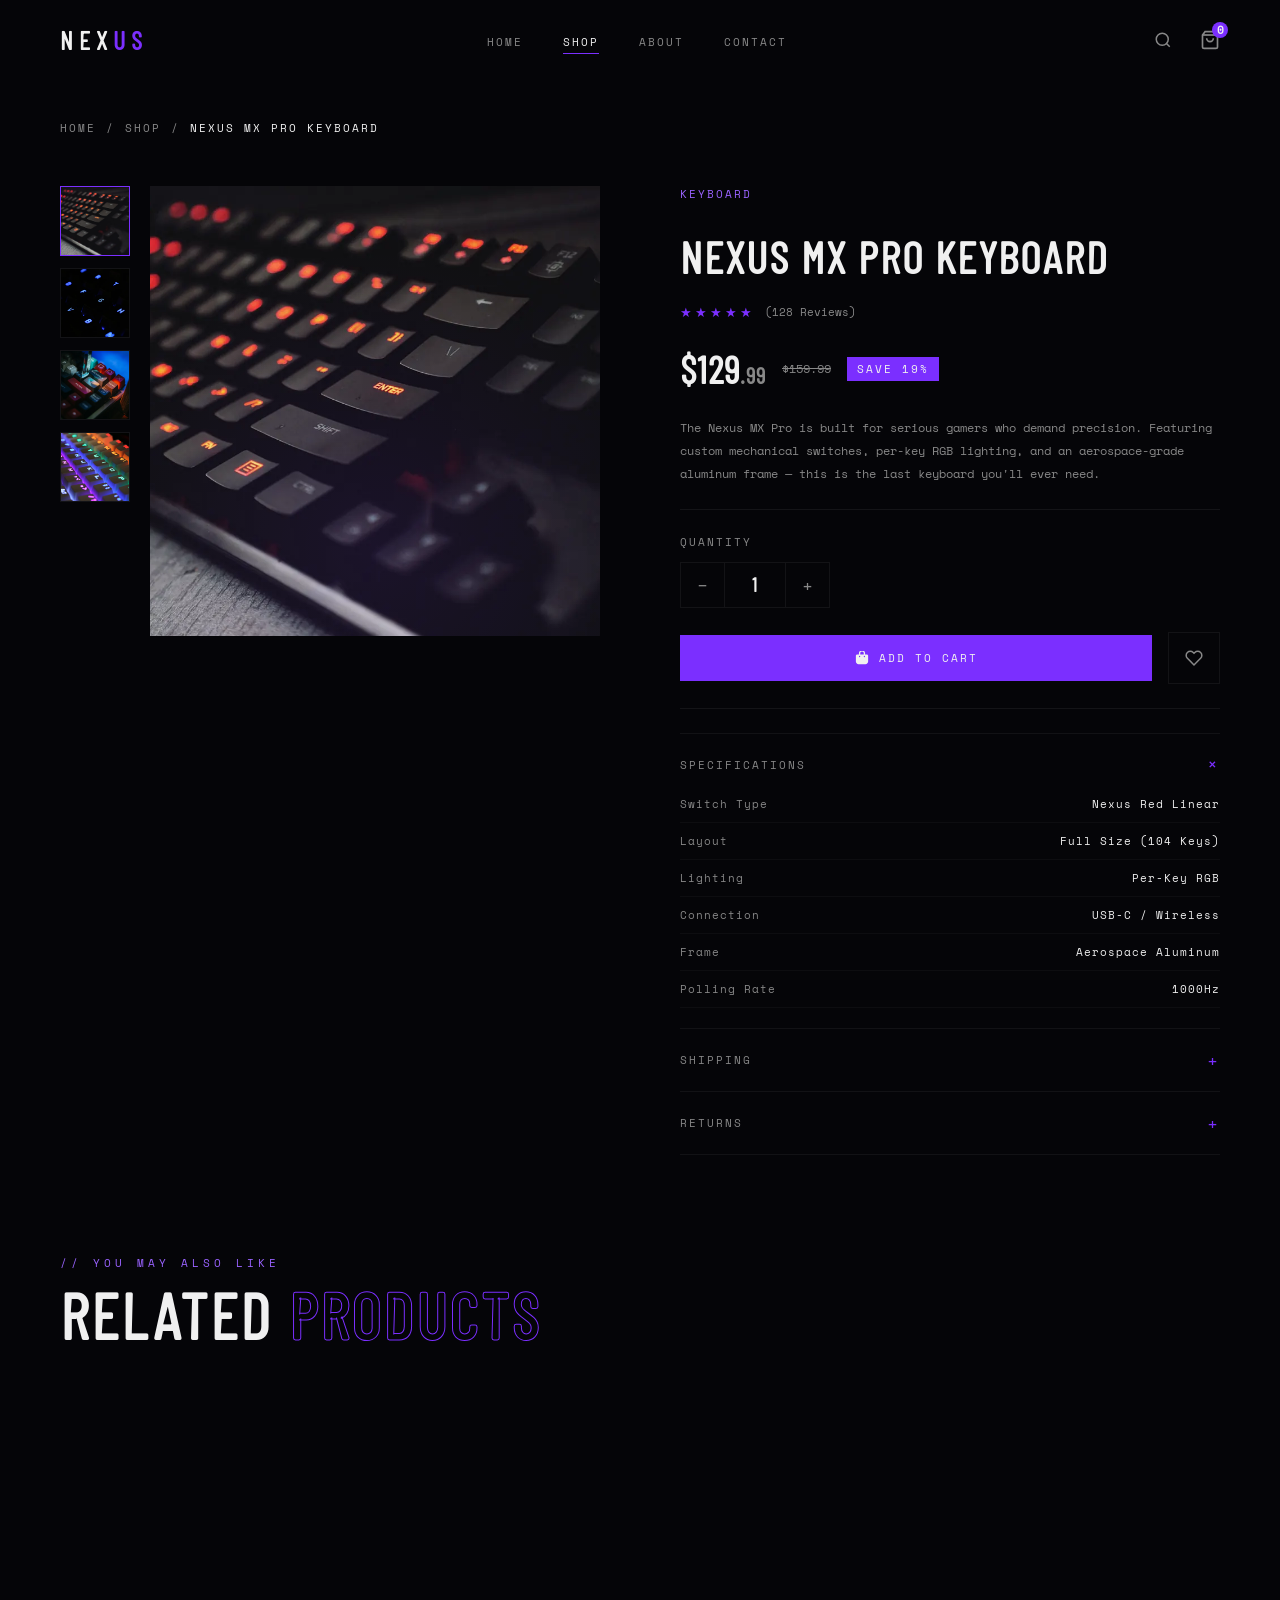
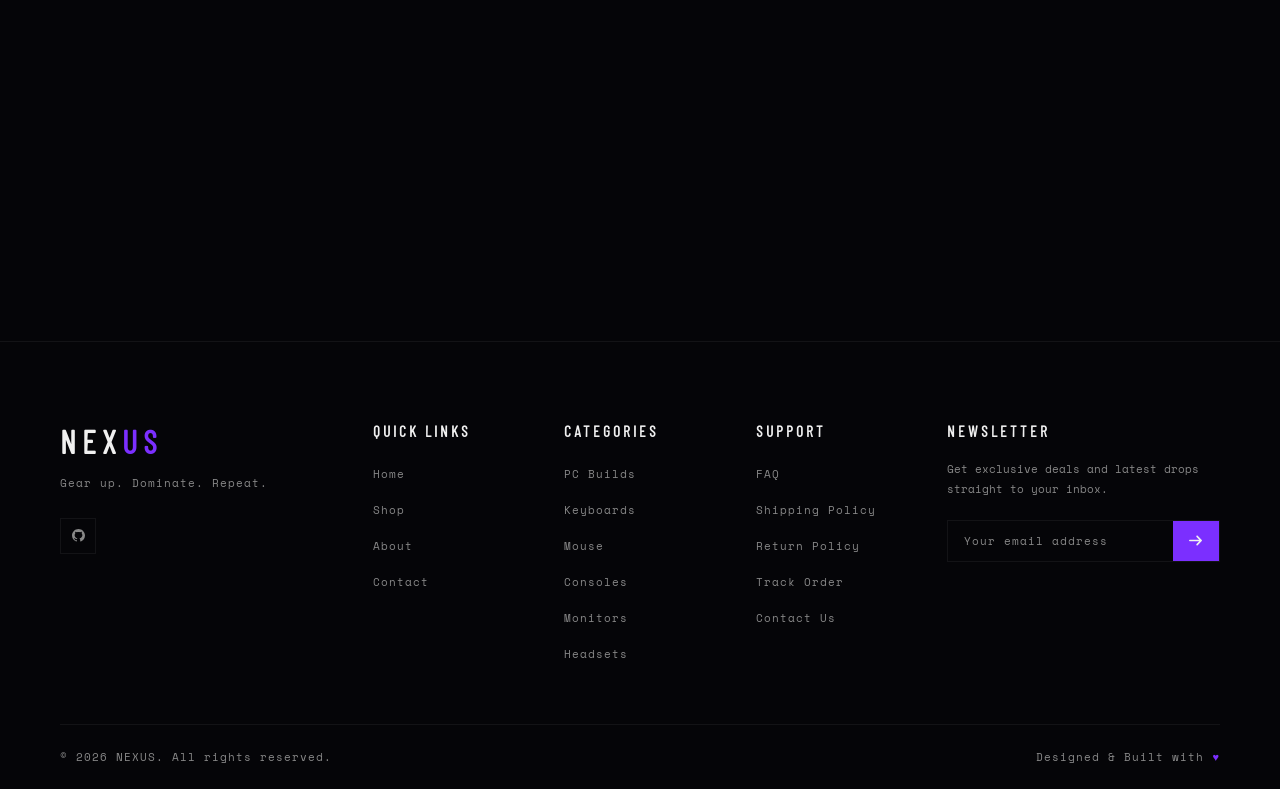
<file: product.html>
<!DOCTYPE html>
<html lang="en">

<head>
    <meta charset="UTF-8">
    <meta name="viewport" content="width=device-width, initial-scale=1.0">
    <title>Nexus MX Pro Keyboard — NEXUS</title>
    <meta name="description" content="Nexus MX Pro mechanical gaming keyboard with per-key RGB lighting, hot-swappable switches and a durable build. See details, reviews and related gear.">
    <meta name="theme-color" content="#050508">
    <link rel="icon" href="favicon.ico" sizes="any">
    <meta property="og:type" content="website">
    <meta property="og:site_name" content="NEXUS">
    <meta property="og:title" content="Nexus MX Pro Keyboard — NEXUS">
    <meta property="og:description" content="Nexus MX Pro mechanical gaming keyboard with per-key RGB lighting, hot-swappable switches and a durable build. See details, reviews and related gear.">
    <meta property="og:image" content="Assets/Images/og-image.jpg">
    <meta property="og:image:width" content="1200">
    <meta property="og:image:height" content="630">
    <meta name="twitter:card" content="summary_large_image">
    <meta name="twitter:title" content="Nexus MX Pro Keyboard — NEXUS">
    <meta name="twitter:description" content="Nexus MX Pro mechanical gaming keyboard with per-key RGB lighting, hot-swappable switches and a durable build. See details, reviews and related gear.">
    <meta name="twitter:image" content="Assets/Images/og-image.jpg">
    <link rel="stylesheet" href="./Assets/vendor/locomotive-scroll.min.css">
    <noscript></noscript>
    <link rel="stylesheet" href="./Assets/css/main.css">
    <link rel="stylesheet" href="./Assets/css/responsive.css">
</head>

<body>

    <div id="loader">
        <div class="loader-bg"></div>
        <div class="loader-content">
            <div class="loader-logo">
                <span>N</span>
                <span>E</span>
                <span>X</span>
                <span>U</span>
                <span>S</span>
            </div>
            <div class="loader-tagline">GEAR UP. DOMINATE.</div>
            <div class="loader-progress">
                <div class="loader-progress-bar"></div>
            </div>
            <div class="loader-percent">0%</div>
        </div>
        <div class="loader-split-top"></div>
        <div class="loader-split-bottom"></div>
    </div>

    <div id="wrapper">

        <header id="header">
            <nav id="navbar">
                <a href="index.html" class="nav-logo">NEX<span>US</span></a>
                <ul class="nav-links">
                    <li><a href="index.html">Home</a></li>
                    <li><a href="shop.html" class="active">Shop</a></li>
                    <li><a href="about.html">About</a></li>
                    <li><a href="contact.html">Contact</a></li>
                </ul>
                <div class="nav-actions">
                    <div class="nav-search">
                        <input type="text" placeholder="Search products..." aria-label="Search products">
                        <button class="search-icon" aria-label="Toggle search">
                            <svg viewBox="0 0 24 24">
                                <circle cx="11" cy="11" r="8" />
                                <path d="m21 21-4.35-4.35" />
                            </svg>
                        </button>
                    </div>
                    <a href="cart.html" class="nav-cart">
                        <svg viewBox="0 0 24 24">
                            <path d="M6 2 3 6v14a2 2 0 0 0 2 2h14a2 2 0 0 0 2-2V6l-3-4z" />
                            <line x1="3" y1="6" x2="21" y2="6" />
                            <path d="M16 10a4 4 0 0 1-8 0" />
                        </svg>
                        <span class="cart-count">0</span>
                    </a>
                    <button class="hamburger" id="hamburger" aria-label="Open menu" aria-expanded="false">
                        <span></span>
                        <span></span>
                        <span></span>
                    </button>
                </div>
            </nav>
        </header>

        <div class="mobile-overlay" id="mobileOverlay"></div>
        <nav class="mobile-menu" id="mobileMenu">
            <ul>
                <li><a href="index.html">Home</a></li>
                <li><a href="shop.html">Shop</a></li>
                <li><a href="about.html">About</a></li>
                <li><a href="contact.html">Contact</a></li>
            </ul>
        </nav>

        <main id="main">

            <div class="product-breadcrumb">
                <a href="index.html">Home</a>
                <span>/</span>
                <a href="shop.html">Shop</a>
                <span>/</span>
                <span class="breadcrumb-active">Nexus MX Pro Keyboard</span>
            </div>

            <section id="product-section">

                <div class="product-images">

                    <div class="product-thumbnails">
                        <div class="thumb active" data-img="./Assets/Images/product-main.webp">
                            <img alt="Nexus MX Pro keyboard with red backlit keys" width="1200" height="800" src="./Assets/Images/product-main.webp">
                        </div>
                        <div class="thumb" data-img="./Assets/Images/product-thumb-1.webp">
                            <img alt="Nexus MX Pro keyboard, alternate view 1" width="800" height="533" src="./Assets/Images/product-thumb-1.webp">
                        </div>
                        <div class="thumb" data-img="./Assets/Images/product-thumb-2.webp">
                            <img alt="Nexus MX Pro keyboard, alternate view 2" width="800" height="533" src="./Assets/Images/product-thumb-2.webp">
                        </div>
                        <div class="thumb" data-img="./Assets/Images/product-thumb-3.webp">
                            <img alt="Nexus MX Pro keyboard, alternate view 3" width="800" height="533" src="./Assets/Images/product-thumb-3.webp">
                        </div>
                    </div>

                    <div class="product-main-img">
                        <img alt="Nexus MX Pro keyboard with red backlit keys" width="1200" height="800" src="./Assets/Images/product-main.webp" id="mainProductImg">
                        <div class="product-img-glow"></div>
                    </div>

                </div>

                <div class="product-info">

                    <span class="prod-tag">Keyboard</span>

                    <h1 class="product-name">Nexus MX Pro Keyboard</h1>

                    <div class="product-rating">
                        <span class="stars">★★★★★</span>
                        <span class="rating-count">(128 Reviews)</span>
                    </div>

                    <div class="product-price">
                        <span class="price-current">$129<span>.99</span></span>
                        <span class="price-old">$159.99</span>
                        <span class="price-badge">SAVE 19%</span>
                    </div>

                    <p class="product-desc">
                        The Nexus MX Pro is built for serious gamers who demand precision. Featuring custom mechanical
                        switches, per-key RGB lighting, and an aerospace-grade aluminum frame — this is the last
                        keyboard you'll ever need.
                    </p>

                    <div class="product-divider"></div>

                    <div class="product-quantity">
                        <p class="product-option-label">Quantity</p>
                        <div class="qty-selector">
                            <button class="qty-btn" id="qtyMinus">−</button>
                            <span class="qty-value" id="qtyValue">1</span>
                            <button class="qty-btn" id="qtyPlus">+</button>
                        </div>
                    </div>

                    <div class="product-actions">
                        <button class="btn-primary product-cart-btn">
                            <svg class="ico" aria-hidden="true"><use href="./Assets/icons.svg#bag-shopping"/></svg>
                            Add to Cart
                        </button>
                        <button class="product-wishlist-btn" aria-label="Add to wishlist">
                            <svg viewBox="0 0 24 24">
                                <path
                                    d="M20.84 4.61a5.5 5.5 0 0 0-7.78 0L12 5.67l-1.06-1.06a5.5 5.5 0 0 0-7.78 7.78l1.06 1.06L12 21.23l7.78-7.78 1.06-1.06a5.5 5.5 0 0 0 0-7.78z" />
                            </svg>
                        </button>
                    </div>

                    <div class="product-divider"></div>

                    <div class="product-accordion">

                        <div class="accordion-item active">
                            <button class="accordion-head">
                                <span>Specifications</span>
                                <span class="accordion-icon">+</span>
                            </button>
                            <div class="accordion-body">
                                <ul class="specs-list">
                                    <li><span>Switch Type</span><span>Nexus Red Linear</span></li>
                                    <li><span>Layout</span><span>Full Size (104 Keys)</span></li>
                                    <li><span>Lighting</span><span>Per-Key RGB</span></li>
                                    <li><span>Connection</span><span>USB-C / Wireless</span></li>
                                    <li><span>Frame</span><span>Aerospace Aluminum</span></li>
                                    <li><span>Polling Rate</span><span>1000Hz</span></li>
                                </ul>
                            </div>
                        </div>

                        <div class="accordion-item">
                            <button class="accordion-head">
                                <span>Shipping</span>
                                <span class="accordion-icon">+</span>
                            </button>
                            <div class="accordion-body">
                                <p class="accordion-text">Free standard shipping on every order. Express
                                    delivery available at checkout. Orders ship within 1-2 business days.</p>
                            </div>
                        </div>

                        <div class="accordion-item">
                            <button class="accordion-head">
                                <span>Returns</span>
                                <span class="accordion-icon">+</span>
                            </button>
                            <div class="accordion-body">
                                <p class="accordion-text">30-day hassle-free returns. If you're not satisfied, we'll
                                    make it right. No questions asked.</p>
                            </div>
                        </div>

                    </div>

                </div>

            </section>

            <section id="related-products">
                <div class="related-header">
                    <p class="section-tag">// You May Also Like</p>
                    <h2 class="section-heading">RELATED <span>PRODUCTS</span></h2>
                </div>
                <div class="related-grid">

                    <div class="prod-card" data-category="mouse">
                        <div class="prod-img-wrapper">
                            <img alt="Nexus Viper Elite gaming mouse" width="800" height="461" loading="lazy" decoding="async" src="./Assets/Images/prod-2.webp">
                            <div class="prod-overlay"></div>
                            <button class="prod-wishlist" aria-label="Add to wishlist">
                                <svg viewBox="0 0 24 24">
                                    <path
                                        d="M20.84 4.61a5.5 5.5 0 0 0-7.78 0L12 5.67l-1.06-1.06a5.5 5.5 0 0 0-7.78 7.78l1.06 1.06L12 21.23l7.78-7.78 1.06-1.06a5.5 5.5 0 0 0 0-7.78z" />
                                </svg>
                            </button>
                        </div>
                        <div class="prod-info">
                            <span class="prod-tag">Mouse</span>
                            <h3 class="prod-name">Nexus Viper Elite Mouse</h3>
                            <div class="prod-bottom">
                                <div class="prod-rating">
                                    <span class="stars">★★★★★</span>
                                    <span class="rating-count">(96)</span>
                                </div>
                                <p class="prod-price">$89<span>.99</span></p>
                            </div>
                            <button class="prod-cart-btn">Add to Cart</button>
                        </div>
                    </div>

                    <div class="prod-card" data-category="headset">
                        <div class="prod-img-wrapper">
                            <img alt="Nexus Sound X1 gaming headset" width="800" height="533" loading="lazy" decoding="async" src="./Assets/Images/prod-3.webp">
                            <div class="prod-overlay"></div>
                            <button class="prod-wishlist" aria-label="Add to wishlist">
                                <svg viewBox="0 0 24 24">
                                    <path
                                        d="M20.84 4.61a5.5 5.5 0 0 0-7.78 0L12 5.67l-1.06-1.06a5.5 5.5 0 0 0-7.78 7.78l1.06 1.06L12 21.23l7.78-7.78 1.06-1.06a5.5 5.5 0 0 0 0-7.78z" />
                                </svg>
                            </button>
                        </div>
                        <div class="prod-info">
                            <span class="prod-tag">Headset</span>
                            <h3 class="prod-name">Nexus Sound X1 Headset</h3>
                            <div class="prod-bottom">
                                <div class="prod-rating">
                                    <span class="stars">★★★★☆</span>
                                    <span class="rating-count">(74)</span>
                                </div>
                                <p class="prod-price">$149<span>.99</span></p>
                            </div>
                            <button class="prod-cart-btn">Add to Cart</button>
                        </div>
                    </div>

                    <div class="prod-card" data-category="monitor">
                        <div class="prod-img-wrapper">
                            <img alt="Nexus Vision 27-inch gaming monitor" width="800" height="533" loading="lazy" decoding="async" src="./Assets/Images/prod-4.webp">
                            <div class="prod-overlay"></div>
                            <button class="prod-wishlist" aria-label="Add to wishlist">
                                <svg viewBox="0 0 24 24">
                                    <path
                                        d="M20.84 4.61a5.5 5.5 0 0 0-7.78 0L12 5.67l-1.06-1.06a5.5 5.5 0 0 0-7.78 7.78l1.06 1.06L12 21.23l7.78-7.78 1.06-1.06a5.5 5.5 0 0 0 0-7.78z" />
                                </svg>
                            </button>
                        </div>
                        <div class="prod-info">
                            <span class="prod-tag">Monitor</span>
                            <h3 class="prod-name">Nexus Vision 27" Monitor</h3>
                            <div class="prod-bottom">
                                <div class="prod-rating">
                                    <span class="stars">★★★★★</span>
                                    <span class="rating-count">(52)</span>
                                </div>
                                <p class="prod-price">$399<span>.99</span></p>
                            </div>
                            <button class="prod-cart-btn">Add to Cart</button>
                        </div>
                    </div>

                    <div class="prod-card" data-category="keyboard">
                        <div class="prod-img-wrapper">
                            <img alt="Nexus TKL mechanical keyboard" width="800" height="533" loading="lazy" decoding="async" src="./Assets/Images/prod-6.webp">
                            <div class="prod-overlay"></div>
                            <button class="prod-wishlist" aria-label="Add to wishlist">
                                <svg viewBox="0 0 24 24">
                                    <path
                                        d="M20.84 4.61a5.5 5.5 0 0 0-7.78 0L12 5.67l-1.06-1.06a5.5 5.5 0 0 0-7.78 7.78l1.06 1.06L12 21.23l7.78-7.78 1.06-1.06a5.5 5.5 0 0 0 0-7.78z" />
                                </svg>
                            </button>
                        </div>
                        <div class="prod-info">
                            <span class="prod-tag">Keyboard</span>
                            <h3 class="prod-name">Nexus TKL Mechanical</h3>
                            <div class="prod-bottom">
                                <div class="prod-rating">
                                    <span class="stars">★★★★☆</span>
                                    <span class="rating-count">(61)</span>
                                </div>
                                <p class="prod-price">$99<span>.99</span></p>
                            </div>
                            <button class="prod-cart-btn">Add to Cart</button>
                        </div>
                    </div>

                </div>
            </section>

        </main>

        <footer id="footer">
            <div class="footer-top">
                <div class="footer-brand">
                    <a href="index.html" class="footer-logo">NEX<span>US</span></a>
                    <p class="footer-tagline">Gear up. Dominate. Repeat.</p>
                    <div class="footer-socials">
                        <a href="https://github.com/codewithfaseehh59" class="social-icon" target="_blank" rel="noopener noreferrer" aria-label="NEXUS developer on GitHub"><svg class="ico" aria-hidden="true"><use href="./Assets/icons.svg#github"/></svg></a>
                    </div>
                </div>
                <div class="footer-col">
                    <h2 class="footer-col-heading">Quick Links</h2>
                    <ul class="footer-links">
                        <li><a href="index.html">Home</a></li>
                        <li><a href="shop.html">Shop</a></li>
                        <li><a href="about.html">About</a></li>
                        <li><a href="contact.html">Contact</a></li>
                    </ul>
                </div>
                <div class="footer-col">
                    <h2 class="footer-col-heading">Categories</h2>
                    <ul class="footer-links">
                        <li><a href="shop.html">PC Builds</a></li>
                        <li><a href="shop.html">Keyboards</a></li>
                        <li><a href="shop.html">Mouse</a></li>
                        <li><a href="shop.html">Consoles</a></li>
                        <li><a href="shop.html">Monitors</a></li>
                        <li><a href="shop.html">Headsets</a></li>
                    </ul>
                </div>
                <div class="footer-col">
                    <h2 class="footer-col-heading">Support</h2>
                    <ul class="footer-links">
                        <li><a href="faq.html">FAQ</a></li>
                        <li><a href="shipping.html">Shipping Policy</a></li>
                        <li><a href="returns.html">Return Policy</a></li>
                        <li><a href="track-order.html">Track Order</a></li>
                        <li><a href="contact.html">Contact Us</a></li>
                    </ul>
                </div>
                <div class="footer-col footer-newsletter">
                    <h2 class="footer-col-heading">Newsletter</h2>
                    <p class="footer-newsletter-text">Get exclusive deals and latest drops straight to your inbox.</p>
                    <div class="newsletter-form">
                        <input type="email" placeholder="Your email address" aria-label="Email address">
                        <button class="newsletter-btn" aria-label="Subscribe to newsletter">
                            <svg class="ico" aria-hidden="true"><use href="./Assets/icons.svg#arrow-right"/></svg>
                        </button>
                    </div>
                </div>
            </div>
            <div class="footer-bottom">
                <p class="footer-copy">© 2026 NEXUS. All rights reserved.</p>
                <p class="footer-credit">Designed & Built with <span>♥</span></p>
            </div>
        </footer>

    </div>

    <script defer src="./Assets/vendor/locomotive-scroll.min.js"></script>
    <script defer src="./Assets/vendor/gsap.min.js"></script>
    <script defer src="./Assets/vendor/ScrollTrigger.min.js"></script>
    <script defer src="./Assets/js/main.js"></script>
    <script defer src="./Assets/js/store.js"></script>
    <script defer src="./Assets/js/product.js"></script>

</body>

</html>
</file>
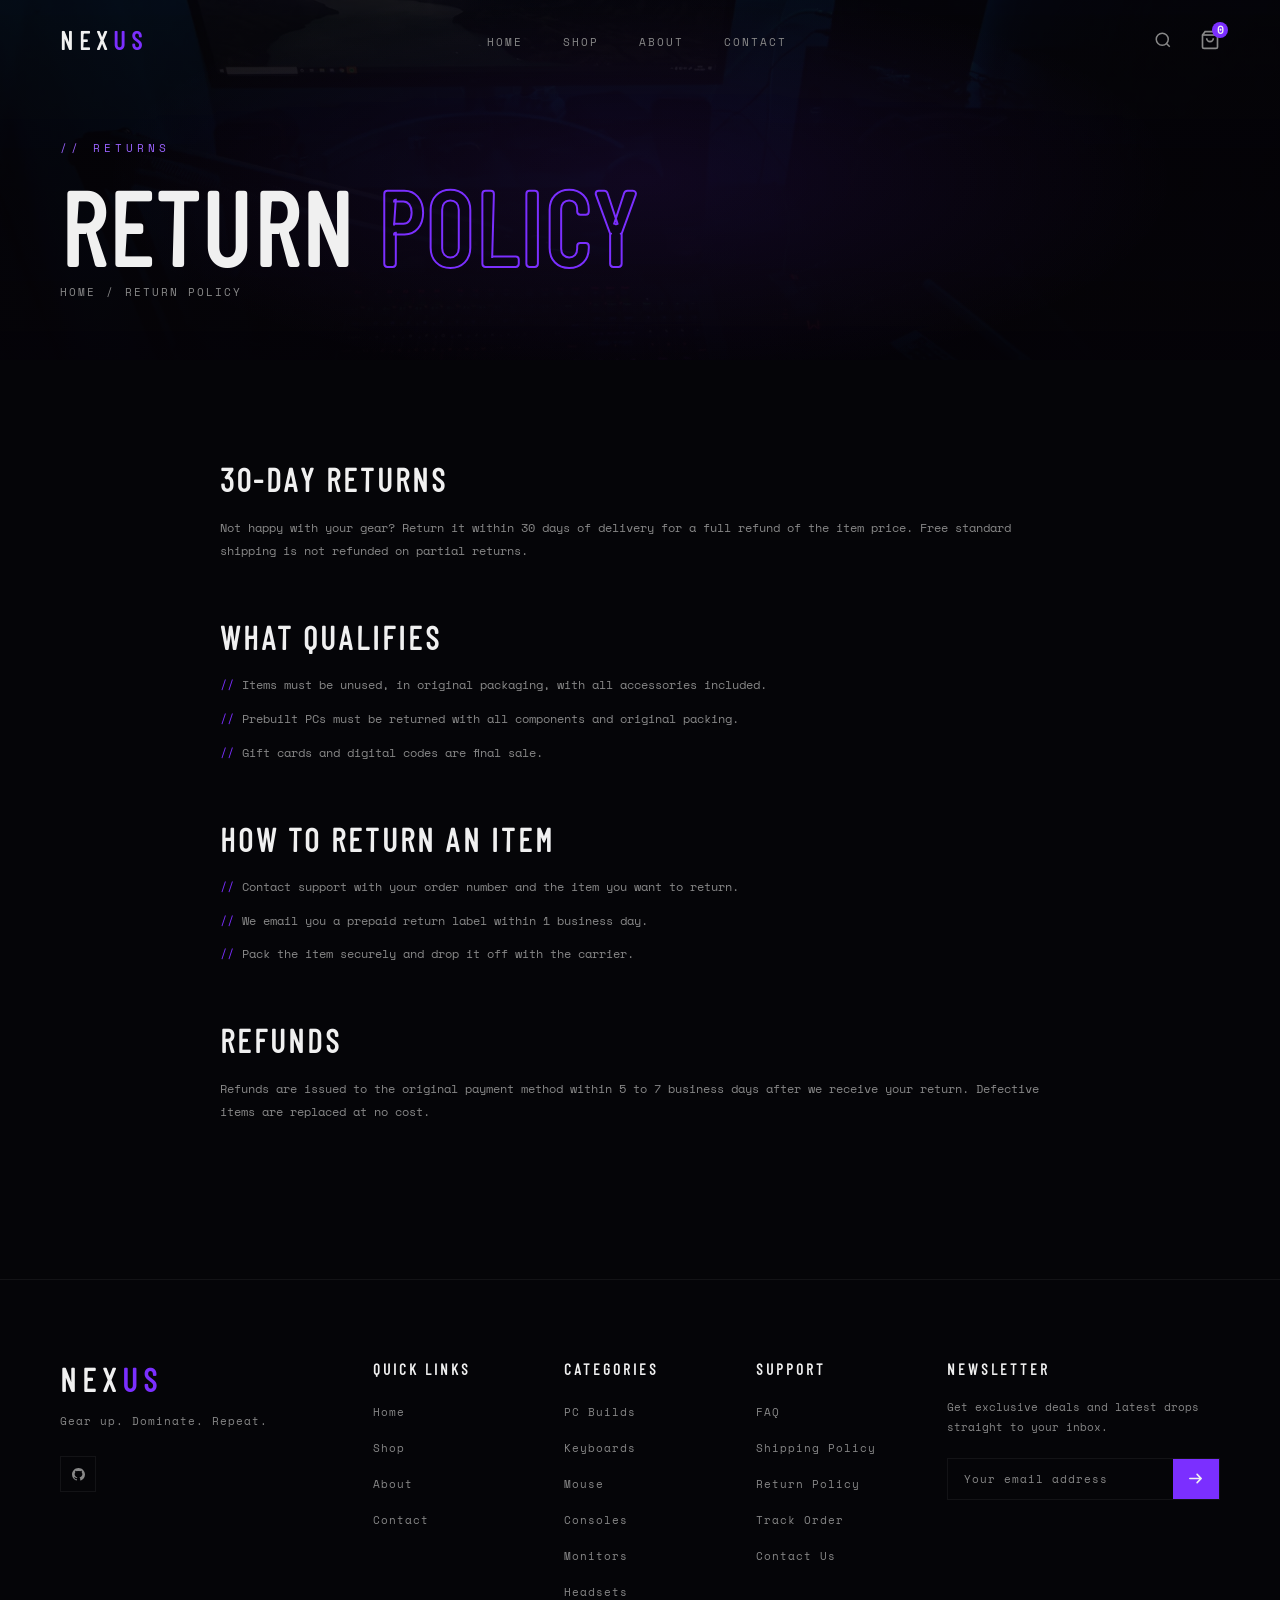
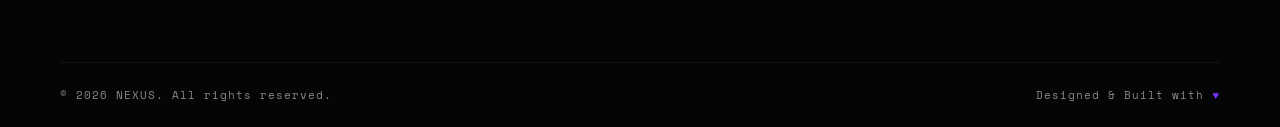
<file: returns.html>
<!DOCTYPE html>
<html lang="en">

<head>
    <meta charset="UTF-8">
    <meta name="viewport" content="width=device-width, initial-scale=1.0">
    <title>Return Policy — NEXUS Gaming Store</title>
    <meta name="description" content="NEXUS offers hassle-free 30-day returns on unused gear. Learn how to start a return, what qualifies for a refund, and how long refunds take to arrive.">
    <meta name="theme-color" content="#050508">
    <link rel="icon" href="favicon.ico" sizes="any">
    <meta property="og:type" content="website">
    <meta property="og:site_name" content="NEXUS">
    <meta property="og:title" content="Return Policy — NEXUS Gaming Store">
    <meta property="og:description" content="NEXUS offers hassle-free 30-day returns on unused gear. Learn how to start a return, what qualifies for a refund, and how long refunds take to arrive.">
    <meta property="og:image" content="Assets/Images/og-image.jpg">
    <meta property="og:image:width" content="1200">
    <meta property="og:image:height" content="630">
    <meta name="twitter:card" content="summary_large_image">
    <meta name="twitter:title" content="Return Policy — NEXUS Gaming Store">
    <meta name="twitter:description" content="NEXUS offers hassle-free 30-day returns on unused gear. Learn how to start a return, what qualifies for a refund, and how long refunds take to arrive.">
    <meta name="twitter:image" content="Assets/Images/og-image.jpg">
    <link rel="stylesheet" href="./Assets/vendor/locomotive-scroll.min.css">
    <noscript></noscript>
    <link rel="stylesheet" href="./Assets/css/main.css">
    <link rel="stylesheet" href="./Assets/css/responsive.css">
</head>

<body>


    <div id="loader">
        <div class="loader-bg"></div>
        <div class="loader-content">
            <div class="loader-logo">
                <span>N</span>
                <span>E</span>
                <span>X</span>
                <span>U</span>
                <span>S</span>
            </div>
            <div class="loader-tagline">GEAR UP. DOMINATE.</div>
            <div class="loader-progress">
                <div class="loader-progress-bar"></div>
            </div>
            <div class="loader-percent">0%</div>
        </div>
        <div class="loader-split-top"></div>
        <div class="loader-split-bottom"></div>
    </div>

    <div id="wrapper">

        <header id="header">
            <nav id="navbar">
                <a href="index.html" class="nav-logo">NEX<span>US</span></a>
                <ul class="nav-links">
                    <li><a href="index.html">Home</a></li>
                    <li><a href="shop.html">Shop</a></li>
                    <li><a href="about.html">About</a></li>
                    <li><a href="contact.html">Contact</a></li>
                </ul>
                <div class="nav-actions">
                    <div class="nav-search">
                        <input type="text" placeholder="Search products..." aria-label="Search products">
                        <button class="search-icon" aria-label="Toggle search">
                            <svg viewBox="0 0 24 24">
                                <circle cx="11" cy="11" r="8" />
                                <path d="m21 21-4.35-4.35" />
                            </svg>
                        </button>
                    </div>
                    <a href="cart.html" class="nav-cart">
                        <svg viewBox="0 0 24 24">
                            <path d="M6 2 3 6v14a2 2 0 0 0 2 2h14a2 2 0 0 0 2-2V6l-3-4z" />
                            <line x1="3" y1="6" x2="21" y2="6" />
                            <path d="M16 10a4 4 0 0 1-8 0" />
                        </svg>
                        <span class="cart-count">0</span>
                    </a>
                    <button class="hamburger" id="hamburger" aria-label="Open menu" aria-expanded="false">
                        <span></span>
                        <span></span>
                        <span></span>
                    </button>
                </div>
            </nav>
        </header>

        <div class="mobile-overlay" id="mobileOverlay"></div>
        <nav class="mobile-menu" id="mobileMenu">
            <ul>
                <li><a href="index.html">Home</a></li>
                <li><a href="shop.html">Shop</a></li>
                <li><a href="about.html">About</a></li>
                <li><a href="contact.html">Contact</a></li>
            </ul>
        </nav>

        <main id="main">

            <section id="contact-banner">
                <div class="shop-banner-bg">
                    <img alt="" aria-hidden="true" width="1600" height="1089" src="./Assets/Images/shop-banner.webp" class="shop-banner-img">
                    <div class="shop-banner-overlay"></div>
                    <div class="shop-banner-glow"></div>
                </div>
                <div class="shop-banner-content">
                    <p class="section-tag">// Returns</p>
                    <h1 class="shop-banner-heading">RETURN <span>POLICY</span></h1>
                    <div class="breadcrumb">
                        <a href="index.html">Home</a>
                        <span>/</span>
                        <span class="breadcrumb-active">Return Policy</span>
                    </div>
                </div>
            </section>

            <section id="info-page">
                <div class="info-block">
                    <h2 class="info-heading">30-day returns</h2>
                    <p class="info-text">Not happy with your gear? Return it within 30 days of delivery for a full refund of the item price. Free standard shipping is not refunded on partial returns.</p>
                </div>
                <div class="info-block">
                    <h2 class="info-heading">What qualifies</h2>
                    <ul class="info-list">
                        <li>Items must be unused, in original packaging, with all accessories included.</li>
                        <li>Prebuilt PCs must be returned with all components and original packing.</li>
                        <li>Gift cards and digital codes are final sale.</li>
                    </ul>
                </div>
                <div class="info-block">
                    <h2 class="info-heading">How to return an item</h2>
                    <ul class="info-list">
                        <li>Contact support with your order number and the item you want to return.</li>
                        <li>We email you a prepaid return label within 1 business day.</li>
                        <li>Pack the item securely and drop it off with the carrier.</li>
                    </ul>
                </div>
                <div class="info-block">
                    <h2 class="info-heading">Refunds</h2>
                    <p class="info-text">Refunds are issued to the original payment method within 5 to 7 business days after we receive your return. Defective items are replaced at no cost.</p>
                </div>
            </section>

        </main>

        <footer id="footer">
            <div class="footer-top">
                <div class="footer-brand">
                    <a href="index.html" class="footer-logo">NEX<span>US</span></a>
                    <p class="footer-tagline">Gear up. Dominate. Repeat.</p>
                    <div class="footer-socials">
                        <a href="https://github.com/codewithfaseehh59" class="social-icon" target="_blank" rel="noopener noreferrer" aria-label="NEXUS developer on GitHub"><svg class="ico" aria-hidden="true"><use href="./Assets/icons.svg#github"/></svg></a>
                    </div>
                </div>
                <div class="footer-col">
                    <h2 class="footer-col-heading">Quick Links</h2>
                    <ul class="footer-links">
                        <li><a href="index.html">Home</a></li>
                        <li><a href="shop.html">Shop</a></li>
                        <li><a href="about.html">About</a></li>
                        <li><a href="contact.html">Contact</a></li>
                    </ul>
                </div>
                <div class="footer-col">
                    <h2 class="footer-col-heading">Categories</h2>
                    <ul class="footer-links">
                        <li><a href="shop.html">PC Builds</a></li>
                        <li><a href="shop.html">Keyboards</a></li>
                        <li><a href="shop.html">Mouse</a></li>
                        <li><a href="shop.html">Consoles</a></li>
                        <li><a href="shop.html">Monitors</a></li>
                        <li><a href="shop.html">Headsets</a></li>
                    </ul>
                </div>
                <div class="footer-col">
                    <h2 class="footer-col-heading">Support</h2>
                    <ul class="footer-links">
                        <li><a href="faq.html">FAQ</a></li>
                        <li><a href="shipping.html">Shipping Policy</a></li>
                        <li><a href="returns.html">Return Policy</a></li>
                        <li><a href="track-order.html">Track Order</a></li>
                        <li><a href="contact.html">Contact Us</a></li>
                    </ul>
                </div>
                <div class="footer-col footer-newsletter">
                    <h2 class="footer-col-heading">Newsletter</h2>
                    <p class="footer-newsletter-text">Get exclusive deals and latest drops straight to your inbox.</p>
                    <div class="newsletter-form">
                        <input type="email" placeholder="Your email address" aria-label="Email address">
                        <button class="newsletter-btn" aria-label="Subscribe to newsletter">
                            <svg class="ico" aria-hidden="true"><use href="./Assets/icons.svg#arrow-right"/></svg>
                        </button>
                    </div>
                </div>
            </div>
            <div class="footer-bottom">
                <p class="footer-copy">© 2026 NEXUS. All rights reserved.</p>
                <p class="footer-credit">Designed & Built with <span>♥</span></p>
            </div>
        </footer>

    </div>

    <script defer src="./Assets/vendor/locomotive-scroll.min.js"></script>
    <script defer src="./Assets/vendor/gsap.min.js"></script>
    <script defer src="./Assets/vendor/ScrollTrigger.min.js"></script>
    <script defer src="./Assets/js/main.js"></script>
    <script defer src="./Assets/js/store.js"></script>

</body>

</html>
</file>
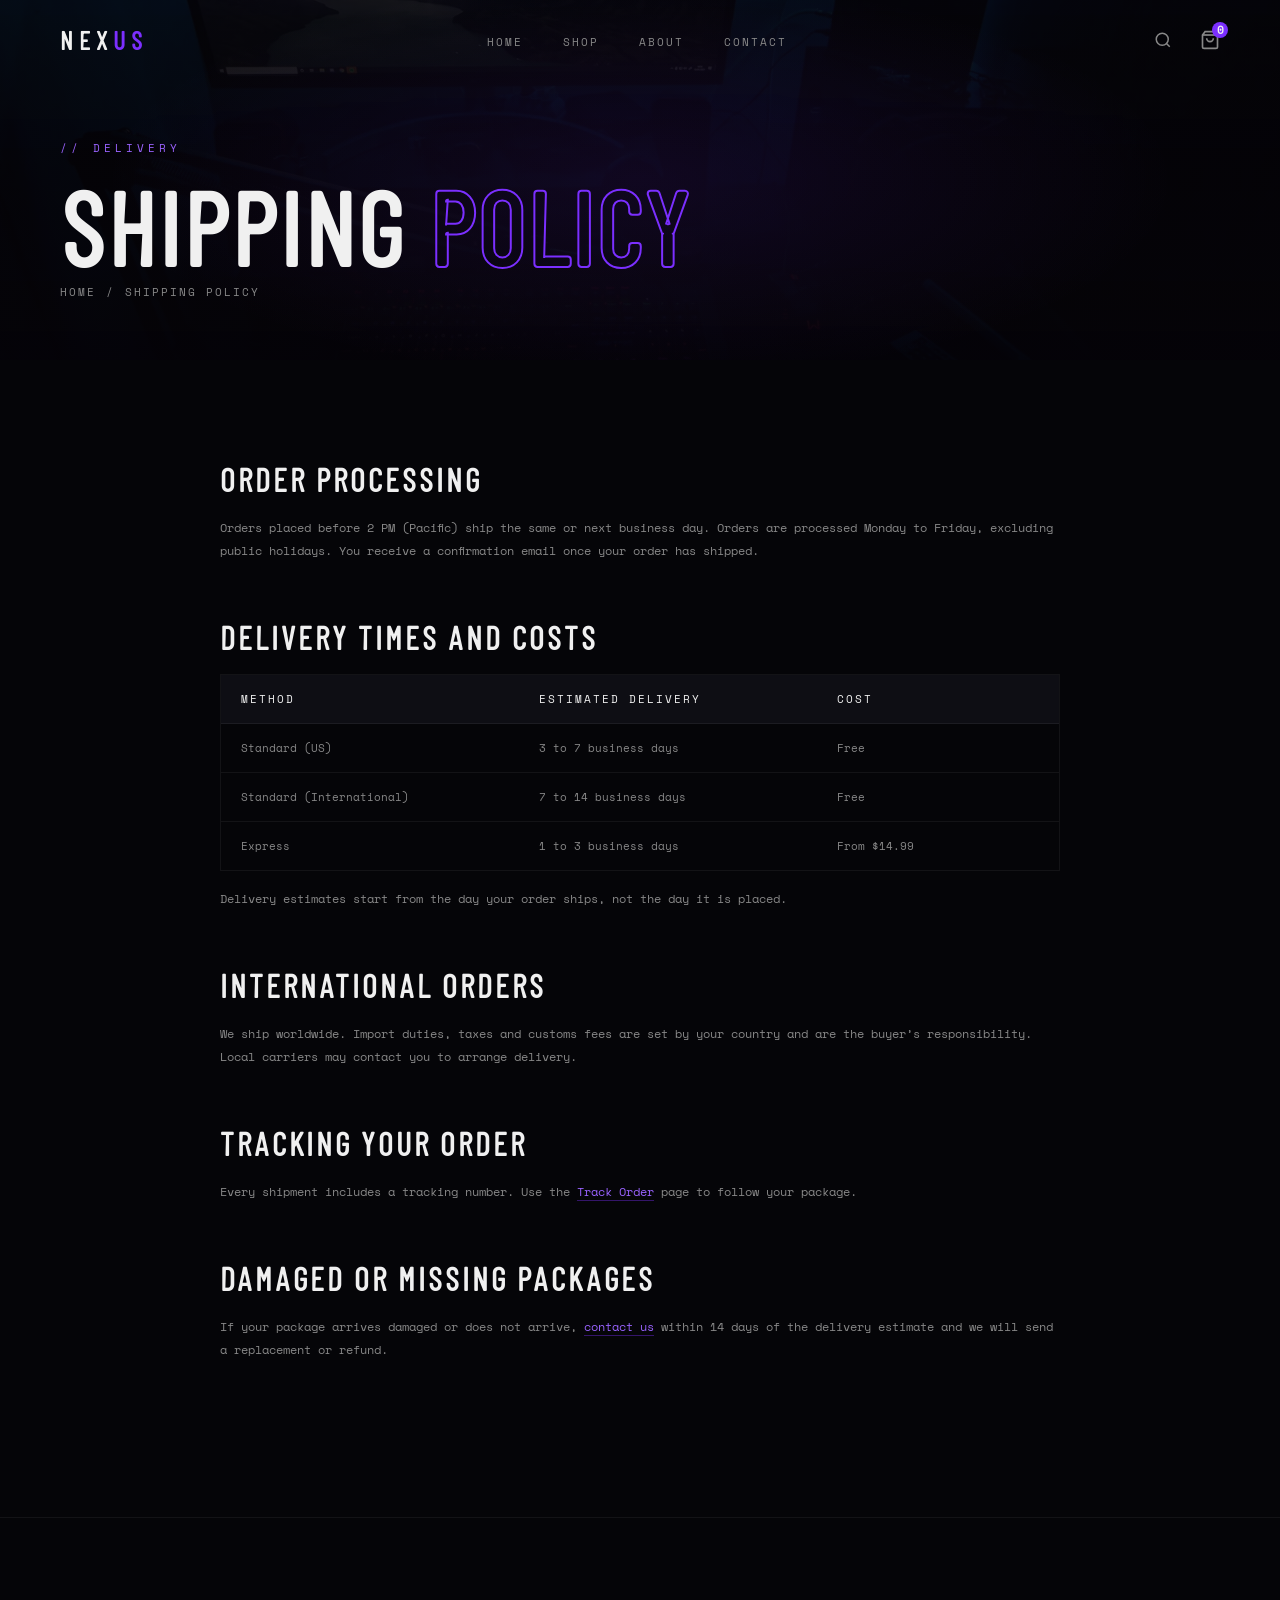
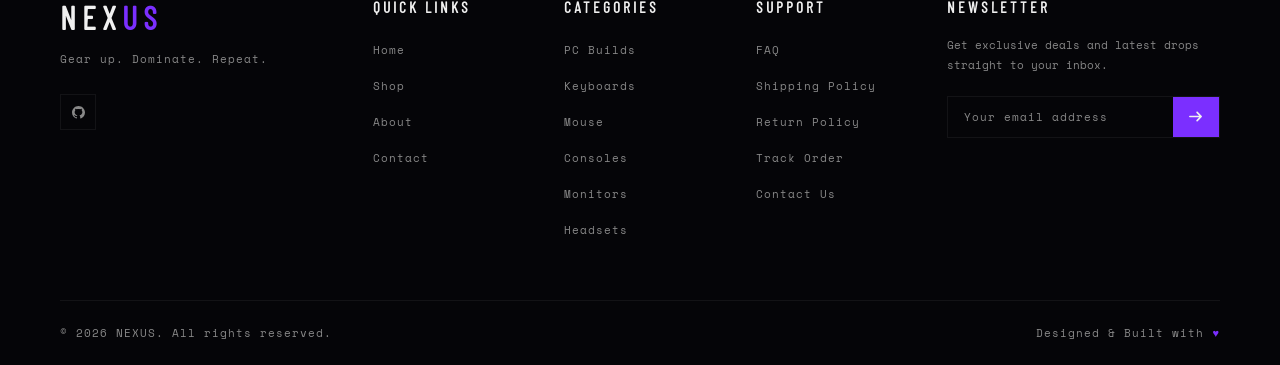
<file: shipping.html>
<!DOCTYPE html>
<html lang="en">

<head>
    <meta charset="UTF-8">
    <meta name="viewport" content="width=device-width, initial-scale=1.0">
    <title>Shipping Policy — NEXUS Gaming Store</title>
    <meta name="description" content="Read the NEXUS shipping policy: free worldwide standard shipping, 1 to 2 day order processing, delivery estimates by region, express options and tracking details.">
    <meta name="theme-color" content="#050508">
    <link rel="icon" href="favicon.ico" sizes="any">
    <meta property="og:type" content="website">
    <meta property="og:site_name" content="NEXUS">
    <meta property="og:title" content="Shipping Policy — NEXUS Gaming Store">
    <meta property="og:description" content="Read the NEXUS shipping policy: free worldwide standard shipping, 1 to 2 day order processing, delivery estimates by region, express options and tracking details.">
    <meta property="og:image" content="Assets/Images/og-image.jpg">
    <meta property="og:image:width" content="1200">
    <meta property="og:image:height" content="630">
    <meta name="twitter:card" content="summary_large_image">
    <meta name="twitter:title" content="Shipping Policy — NEXUS Gaming Store">
    <meta name="twitter:description" content="Read the NEXUS shipping policy: free worldwide standard shipping, 1 to 2 day order processing, delivery estimates by region, express options and tracking details.">
    <meta name="twitter:image" content="Assets/Images/og-image.jpg">
    <link rel="stylesheet" href="./Assets/vendor/locomotive-scroll.min.css">
    <noscript></noscript>
    <link rel="stylesheet" href="./Assets/css/main.css">
    <link rel="stylesheet" href="./Assets/css/responsive.css">
</head>

<body>


    <div id="loader">
        <div class="loader-bg"></div>
        <div class="loader-content">
            <div class="loader-logo">
                <span>N</span>
                <span>E</span>
                <span>X</span>
                <span>U</span>
                <span>S</span>
            </div>
            <div class="loader-tagline">GEAR UP. DOMINATE.</div>
            <div class="loader-progress">
                <div class="loader-progress-bar"></div>
            </div>
            <div class="loader-percent">0%</div>
        </div>
        <div class="loader-split-top"></div>
        <div class="loader-split-bottom"></div>
    </div>

    <div id="wrapper">

        <header id="header">
            <nav id="navbar">
                <a href="index.html" class="nav-logo">NEX<span>US</span></a>
                <ul class="nav-links">
                    <li><a href="index.html">Home</a></li>
                    <li><a href="shop.html">Shop</a></li>
                    <li><a href="about.html">About</a></li>
                    <li><a href="contact.html">Contact</a></li>
                </ul>
                <div class="nav-actions">
                    <div class="nav-search">
                        <input type="text" placeholder="Search products..." aria-label="Search products">
                        <button class="search-icon" aria-label="Toggle search">
                            <svg viewBox="0 0 24 24">
                                <circle cx="11" cy="11" r="8" />
                                <path d="m21 21-4.35-4.35" />
                            </svg>
                        </button>
                    </div>
                    <a href="cart.html" class="nav-cart">
                        <svg viewBox="0 0 24 24">
                            <path d="M6 2 3 6v14a2 2 0 0 0 2 2h14a2 2 0 0 0 2-2V6l-3-4z" />
                            <line x1="3" y1="6" x2="21" y2="6" />
                            <path d="M16 10a4 4 0 0 1-8 0" />
                        </svg>
                        <span class="cart-count">0</span>
                    </a>
                    <button class="hamburger" id="hamburger" aria-label="Open menu" aria-expanded="false">
                        <span></span>
                        <span></span>
                        <span></span>
                    </button>
                </div>
            </nav>
        </header>

        <div class="mobile-overlay" id="mobileOverlay"></div>
        <nav class="mobile-menu" id="mobileMenu">
            <ul>
                <li><a href="index.html">Home</a></li>
                <li><a href="shop.html">Shop</a></li>
                <li><a href="about.html">About</a></li>
                <li><a href="contact.html">Contact</a></li>
            </ul>
        </nav>

        <main id="main">

            <section id="contact-banner">
                <div class="shop-banner-bg">
                    <img alt="" aria-hidden="true" width="1600" height="1089" src="./Assets/Images/shop-banner.webp" class="shop-banner-img">
                    <div class="shop-banner-overlay"></div>
                    <div class="shop-banner-glow"></div>
                </div>
                <div class="shop-banner-content">
                    <p class="section-tag">// Delivery</p>
                    <h1 class="shop-banner-heading">SHIPPING <span>POLICY</span></h1>
                    <div class="breadcrumb">
                        <a href="index.html">Home</a>
                        <span>/</span>
                        <span class="breadcrumb-active">Shipping Policy</span>
                    </div>
                </div>
            </section>

            <section id="info-page">
                <div class="info-block">
                    <h2 class="info-heading">Order processing</h2>
                    <p class="info-text">Orders placed before 2 PM (Pacific) ship the same or next business day. Orders are processed Monday to Friday, excluding public holidays. You receive a confirmation email once your order has shipped.</p>
                </div>
                <div class="info-block">
                    <h2 class="info-heading">Delivery times and costs</h2>
                    <div class="info-table">
                        <div class="info-row"><span>Method</span><span>Estimated delivery</span><span>Cost</span></div>
                        <div class="info-row"><span>Standard (US)</span><span>3 to 7 business days</span><span>Free</span></div>
                        <div class="info-row"><span>Standard (International)</span><span>7 to 14 business days</span><span>Free</span></div>
                        <div class="info-row"><span>Express</span><span>1 to 3 business days</span><span>From $14.99</span></div>
                    </div>
                    <p class="info-text">Delivery estimates start from the day your order ships, not the day it is placed.</p>
                </div>
                <div class="info-block">
                    <h2 class="info-heading">International orders</h2>
                    <p class="info-text">We ship worldwide. Import duties, taxes and customs fees are set by your country and are the buyer&rsquo;s responsibility. Local carriers may contact you to arrange delivery.</p>
                </div>
                <div class="info-block">
                    <h2 class="info-heading">Tracking your order</h2>
                    <p class="info-text">Every shipment includes a tracking number. Use the <a href="track-order.html" class="info-link">Track Order</a> page to follow your package.</p>
                </div>
                <div class="info-block">
                    <h2 class="info-heading">Damaged or missing packages</h2>
                    <p class="info-text">If your package arrives damaged or does not arrive, <a href="contact.html" class="info-link">contact us</a> within 14 days of the delivery estimate and we will send a replacement or refund.</p>
                </div>
            </section>

        </main>

        <footer id="footer">
            <div class="footer-top">
                <div class="footer-brand">
                    <a href="index.html" class="footer-logo">NEX<span>US</span></a>
                    <p class="footer-tagline">Gear up. Dominate. Repeat.</p>
                    <div class="footer-socials">
                        <a href="https://github.com/codewithfaseehh59" class="social-icon" target="_blank" rel="noopener noreferrer" aria-label="NEXUS developer on GitHub"><svg class="ico" aria-hidden="true"><use href="./Assets/icons.svg#github"/></svg></a>
                    </div>
                </div>
                <div class="footer-col">
                    <h2 class="footer-col-heading">Quick Links</h2>
                    <ul class="footer-links">
                        <li><a href="index.html">Home</a></li>
                        <li><a href="shop.html">Shop</a></li>
                        <li><a href="about.html">About</a></li>
                        <li><a href="contact.html">Contact</a></li>
                    </ul>
                </div>
                <div class="footer-col">
                    <h2 class="footer-col-heading">Categories</h2>
                    <ul class="footer-links">
                        <li><a href="shop.html">PC Builds</a></li>
                        <li><a href="shop.html">Keyboards</a></li>
                        <li><a href="shop.html">Mouse</a></li>
                        <li><a href="shop.html">Consoles</a></li>
                        <li><a href="shop.html">Monitors</a></li>
                        <li><a href="shop.html">Headsets</a></li>
                    </ul>
                </div>
                <div class="footer-col">
                    <h2 class="footer-col-heading">Support</h2>
                    <ul class="footer-links">
                        <li><a href="faq.html">FAQ</a></li>
                        <li><a href="shipping.html">Shipping Policy</a></li>
                        <li><a href="returns.html">Return Policy</a></li>
                        <li><a href="track-order.html">Track Order</a></li>
                        <li><a href="contact.html">Contact Us</a></li>
                    </ul>
                </div>
                <div class="footer-col footer-newsletter">
                    <h2 class="footer-col-heading">Newsletter</h2>
                    <p class="footer-newsletter-text">Get exclusive deals and latest drops straight to your inbox.</p>
                    <div class="newsletter-form">
                        <input type="email" placeholder="Your email address" aria-label="Email address">
                        <button class="newsletter-btn" aria-label="Subscribe to newsletter">
                            <svg class="ico" aria-hidden="true"><use href="./Assets/icons.svg#arrow-right"/></svg>
                        </button>
                    </div>
                </div>
            </div>
            <div class="footer-bottom">
                <p class="footer-copy">© 2026 NEXUS. All rights reserved.</p>
                <p class="footer-credit">Designed & Built with <span>♥</span></p>
            </div>
        </footer>

    </div>

    <script defer src="./Assets/vendor/locomotive-scroll.min.js"></script>
    <script defer src="./Assets/vendor/gsap.min.js"></script>
    <script defer src="./Assets/vendor/ScrollTrigger.min.js"></script>
    <script defer src="./Assets/js/main.js"></script>
    <script defer src="./Assets/js/store.js"></script>

</body>

</html>
</file>
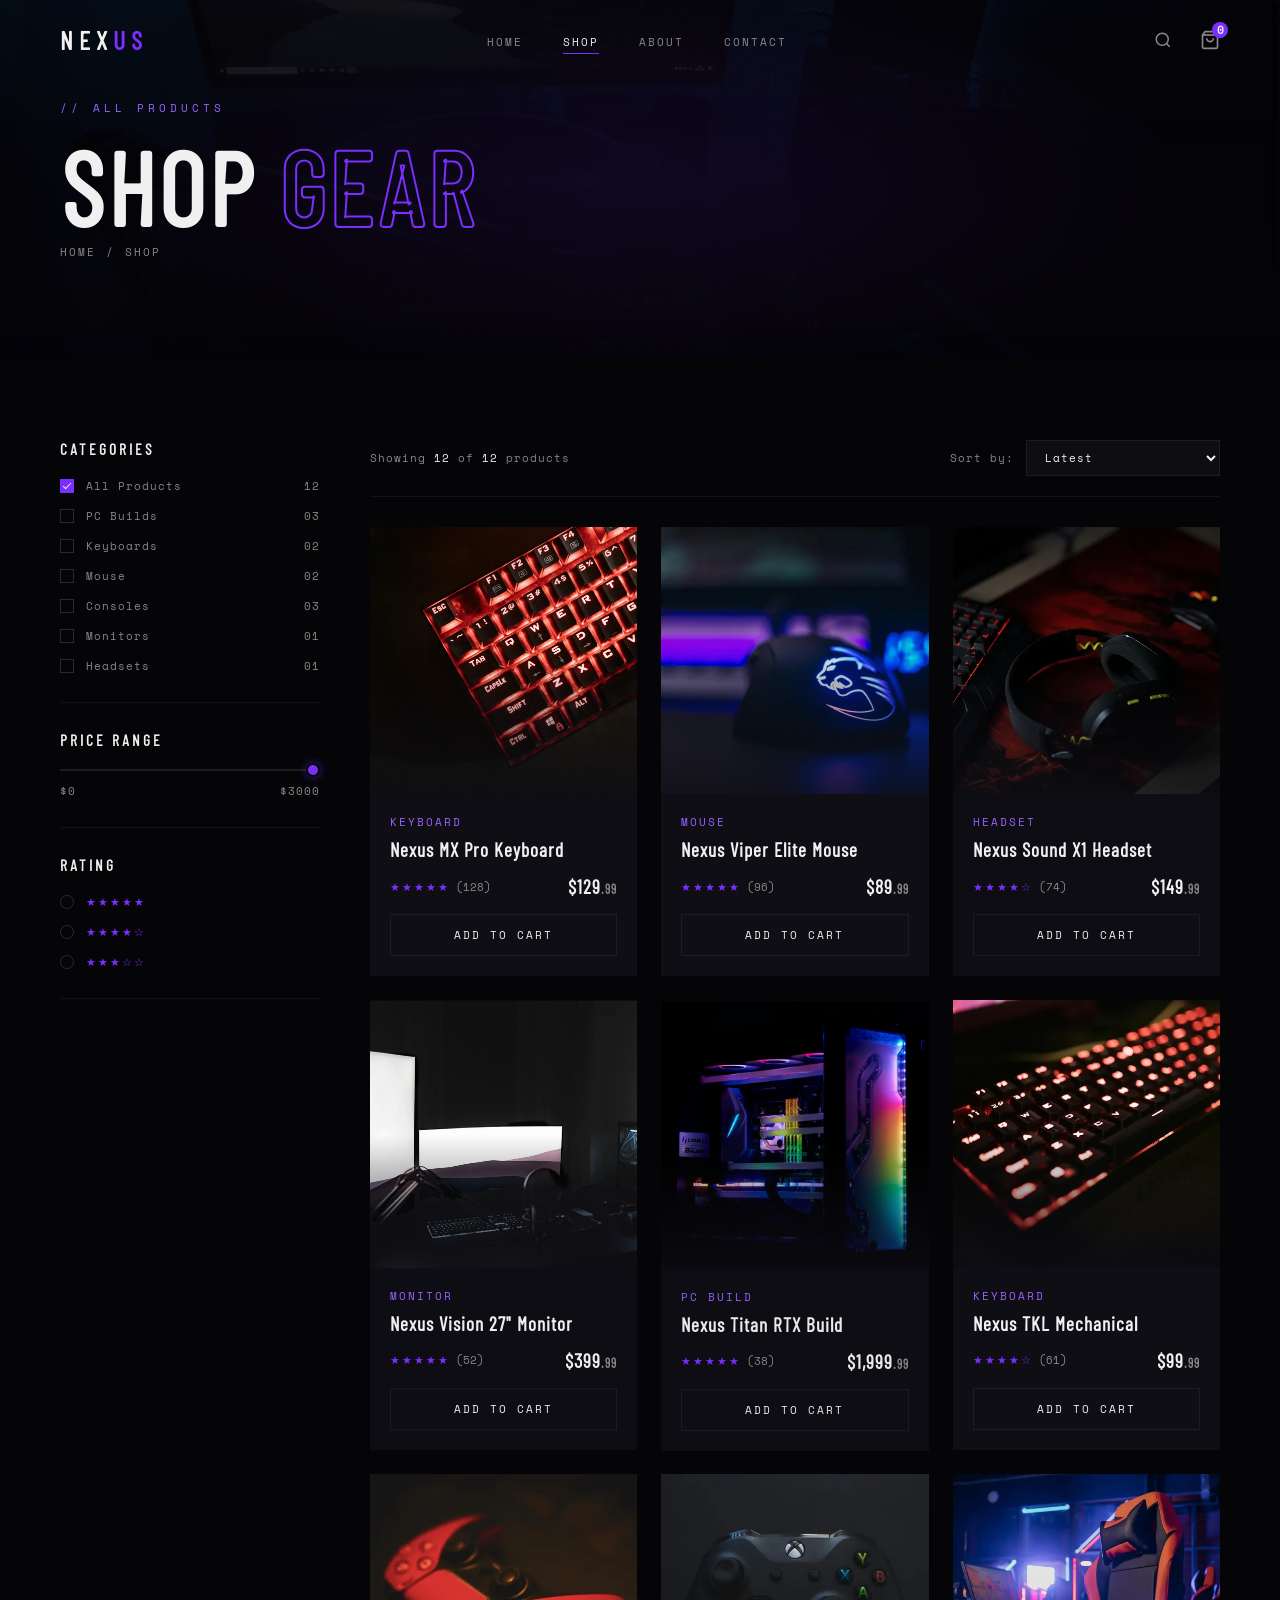
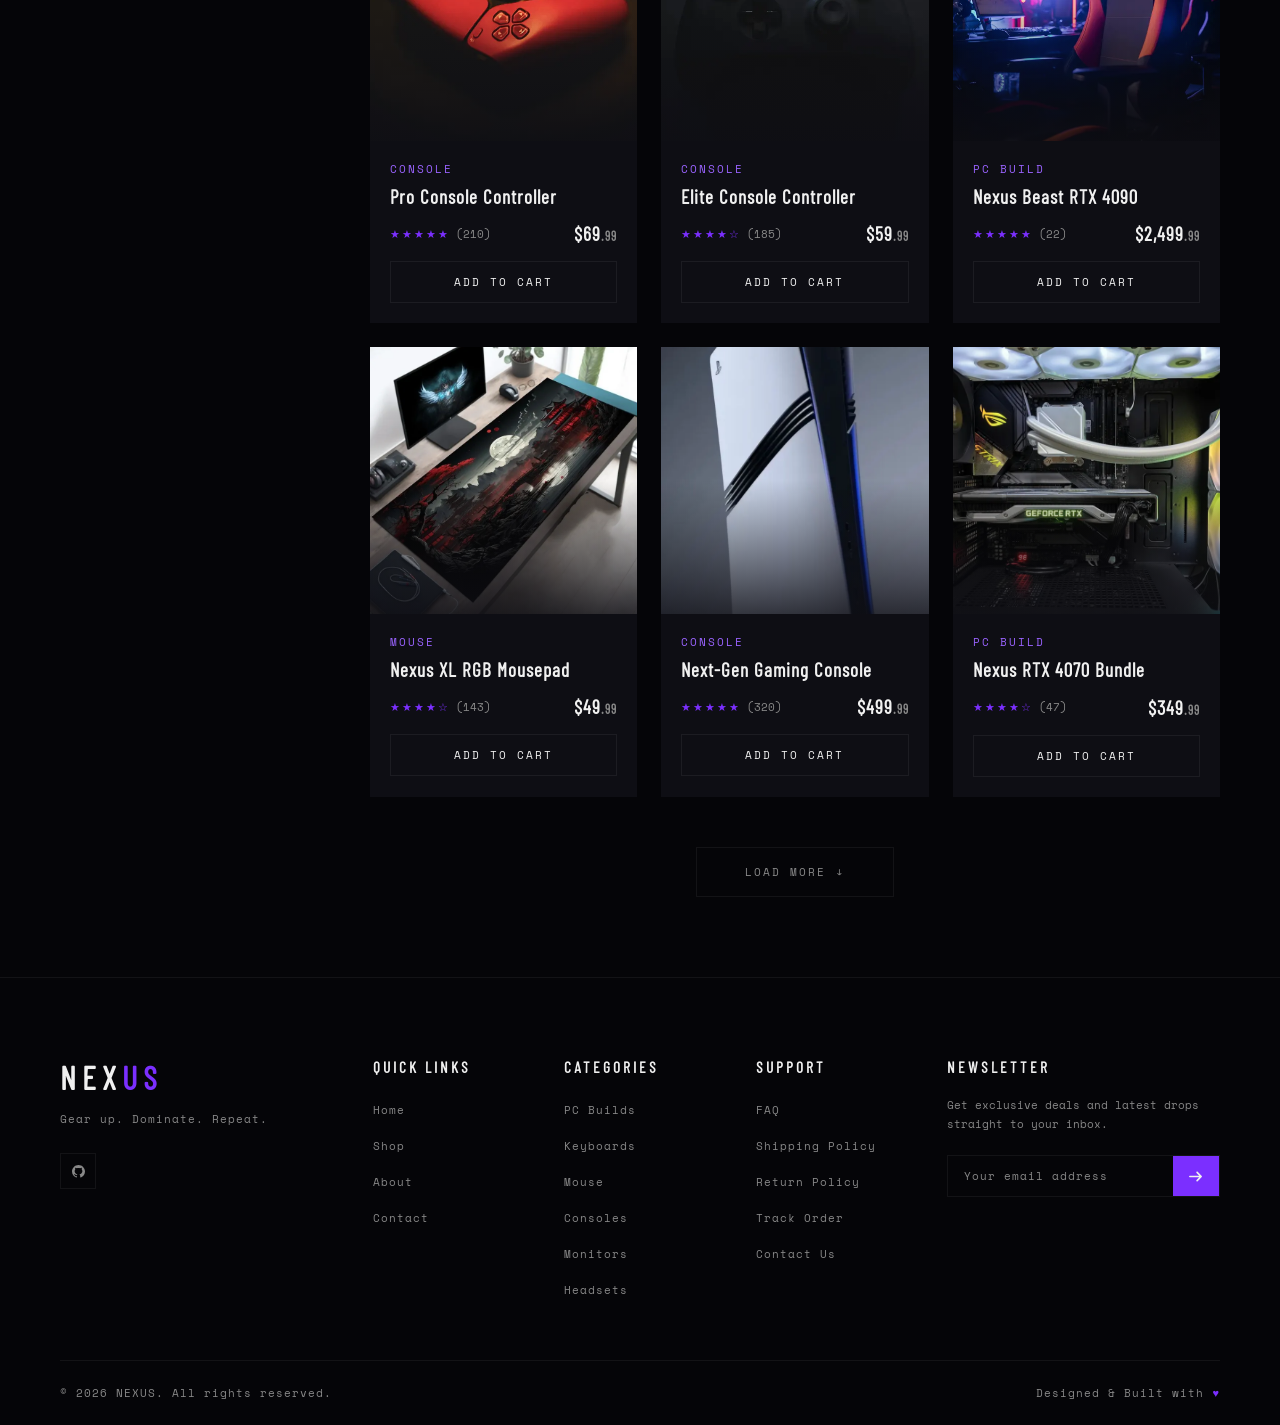
<file: shop.html>
<!DOCTYPE html>
<html lang="en">

<head>
    <meta charset="UTF-8">
    <meta name="viewport" content="width=device-width, initial-scale=1.0">
    <title>Shop Gaming Gear — NEXUS</title>
    <meta name="description" content="Browse the full NEXUS catalog of gaming keyboards, mice, headsets, monitors, controllers and PC builds. Filter by category and price to find your next upgrade.">
    <meta name="theme-color" content="#050508">
    <link rel="icon" href="favicon.ico" sizes="any">
    <meta property="og:type" content="website">
    <meta property="og:site_name" content="NEXUS">
    <meta property="og:title" content="Shop Gaming Gear — NEXUS">
    <meta property="og:description" content="Browse the full NEXUS catalog of gaming keyboards, mice, headsets, monitors, controllers and PC builds. Filter by category and price to find your next upgrade.">
    <meta property="og:image" content="Assets/Images/og-image.jpg">
    <meta property="og:image:width" content="1200">
    <meta property="og:image:height" content="630">
    <meta name="twitter:card" content="summary_large_image">
    <meta name="twitter:title" content="Shop Gaming Gear — NEXUS">
    <meta name="twitter:description" content="Browse the full NEXUS catalog of gaming keyboards, mice, headsets, monitors, controllers and PC builds. Filter by category and price to find your next upgrade.">
    <meta name="twitter:image" content="Assets/Images/og-image.jpg">
    <link rel="stylesheet" href="./Assets/vendor/locomotive-scroll.min.css">
    <noscript></noscript>
    <link rel="stylesheet" href="./Assets/css/main.css">
    <link rel="stylesheet" href="./Assets/css/responsive.css">
</head>

<body>



    <div id="loader">
        <div class="loader-bg"></div>
        <div class="loader-content">
            <div class="loader-logo">
                <span>N</span>
                <span>E</span>
                <span>X</span>
                <span>U</span>
                <span>S</span>
            </div>
            <div class="loader-tagline">GEAR UP. DOMINATE.</div>
            <div class="loader-progress">
                <div class="loader-progress-bar"></div>
            </div>
            <div class="loader-percent">0%</div>
        </div>
        <div class="loader-split-top"></div>
        <div class="loader-split-bottom"></div>
    </div>


    <div id="wrapper">

        <header id="header">
            <nav id="navbar">
                <a href="index.html" class="nav-logo">NEX<span>US</span></a>
                <ul class="nav-links">
                    <li><a href="index.html">Home</a></li>
                    <li><a href="shop.html" class="active">Shop</a></li>
                    <li><a href="about.html">About</a></li>
                    <li><a href="contact.html">Contact</a></li>
                </ul>
                <div class="nav-actions">
                    <div class="nav-search">
                        <input type="text" placeholder="Search products..." aria-label="Search products">
                        <button class="search-icon" aria-label="Toggle search">
                            <svg viewBox="0 0 24 24">
                                <circle cx="11" cy="11" r="8" />
                                <path d="m21 21-4.35-4.35" />
                            </svg>
                        </button>
                    </div>
                    <a href="cart.html" class="nav-cart">
                        <svg viewBox="0 0 24 24">
                            <path d="M6 2 3 6v14a2 2 0 0 0 2 2h14a2 2 0 0 0 2-2V6l-3-4z" />
                            <line x1="3" y1="6" x2="21" y2="6" />
                            <path d="M16 10a4 4 0 0 1-8 0" />
                        </svg>
                        <span class="cart-count">0</span>
                    </a>
                    <button class="hamburger" id="hamburger" aria-label="Open menu" aria-expanded="false">
                        <span></span>
                        <span></span>
                        <span></span>
                    </button>
                </div>
            </nav>
        </header>

        <div class="mobile-overlay" id="mobileOverlay"></div>
        <nav class="mobile-menu" id="mobileMenu">
            <ul>
                <li><a href="index.html">Home</a></li>
                <li><a href="shop.html">Shop</a></li>
                <li><a href="about.html">About</a></li>
                <li><a href="contact.html">Contact</a></li>
            </ul>
        </nav>

        <main id="main">


            <section id="shop-banner">
                <div class="shop-banner-bg">
                    <img alt="" aria-hidden="true" width="1600" height="1089" src="./Assets/Images/shop-banner.webp" class="shop-banner-img">
                    <div class="shop-banner-overlay"></div>
                    <div class="shop-banner-glow"></div>
                </div>
                <div class="shop-banner-content">
                    <p class="section-tag">// All Products</p>
                    <h1 class="shop-banner-heading">SHOP <span>GEAR</span></h1>
                    <div class="breadcrumb">
                        <a href="index.html">Home</a>
                        <span>/</span>
                        <span class="breadcrumb-active">Shop</span>
                    </div>
                </div>
            </section>


            <section id="shop-layout">


                <aside class="shop-sidebar">


                    <div class="sidebar-block">
                        <h2 class="sidebar-heading">Categories</h2>
                        <ul class="sidebar-list">
                            <li>
                                <label class="sidebar-check">
                                    <input type="checkbox" checked data-category="all">
                                    <span class="checkmark"></span>
                                    All Products
                                    <span class="sidebar-count">12</span>
                                </label>
                            </li>
                            <li>
                                <label class="sidebar-check">
                                    <input type="checkbox" data-category="pc">
                                    <span class="checkmark"></span>
                                    PC Builds
                                    <span class="sidebar-count">03</span>
                                </label>
                            </li>
                            <li>
                                <label class="sidebar-check">
                                    <input type="checkbox" data-category="keyboard">
                                    <span class="checkmark"></span>
                                    Keyboards
                                    <span class="sidebar-count">02</span>
                                </label>
                            </li>
                            <li>
                                <label class="sidebar-check">
                                    <input type="checkbox" data-category="mouse">
                                    <span class="checkmark"></span>
                                    Mouse
                                    <span class="sidebar-count">02</span>
                                </label>
                            </li>
                            <li>
                                <label class="sidebar-check">
                                    <input type="checkbox" data-category="console">
                                    <span class="checkmark"></span>
                                    Consoles
                                    <span class="sidebar-count">03</span>
                                </label>
                            </li>
                            <li>
                                <label class="sidebar-check">
                                    <input type="checkbox" data-category="monitor">
                                    <span class="checkmark"></span>
                                    Monitors
                                    <span class="sidebar-count">01</span>
                                </label>
                            </li>
                            <li>
                                <label class="sidebar-check">
                                    <input type="checkbox" data-category="headset">
                                    <span class="checkmark"></span>
                                    Headsets
                                    <span class="sidebar-count">01</span>
                                </label>
                            </li>
                        </ul>
                    </div>

                    <div class="sidebar-block">
                        <h2 class="sidebar-heading">Price Range</h2>
                        <div class="price-range">
                            <input type="range" min="0" max="3000" value="3000" class="price-slider" id="priceSlider" aria-label="Maximum price">
                            <div class="price-labels">
                                <span>$0</span>
                                <span id="priceValue">$3000</span>
                            </div>
                        </div>
                    </div>


                    <div class="sidebar-block">
                        <h2 class="sidebar-heading">Rating</h2>
                        <ul class="sidebar-list">
                            <li>
                                <label class="sidebar-check">
                                    <input type="radio" name="rating" data-min-rating="5">
                                    <span class="checkmark"></span>
                                    <span class="sidebar-stars">★★★★★</span>
                                </label>
                            </li>
                            <li>
                                <label class="sidebar-check">
                                    <input type="radio" name="rating" data-min-rating="4">
                                    <span class="checkmark"></span>
                                    <span class="sidebar-stars">★★★★☆</span>
                                </label>
                            </li>
                            <li>
                                <label class="sidebar-check">
                                    <input type="radio" name="rating" data-min-rating="3">
                                    <span class="checkmark"></span>
                                    <span class="sidebar-stars">★★★☆☆</span>
                                </label>
                            </li>
                        </ul>
                    </div>

                </aside>


                <div class="shop-products">


                    <div class="shop-topbar">
                        <p class="shop-results">Showing <span>12</span> of <span>12</span> products</p>
                        <div class="shop-sort">
                            <label>Sort by:</label>
                            <select id="sortSelect" aria-label="Sort products">
                                <option value="latest">Latest</option>
                                <option value="price-low">Price: Low to High</option>
                                <option value="price-high">Price: High to Low</option>
                                <option value="rating">Top Rated</option>
                            </select>
                        </div>
                    </div>


                    <div class="shop-grid">

                        <div class="prod-card" data-category="keyboard" data-price="129" data-rating="5">
                            <div class="prod-img-wrapper">
                                <img alt="Nexus MX Pro RGB gaming keyboard" width="800" height="533" loading="lazy" decoding="async" src="./Assets/Images/prod-1.webp">
                                <div class="prod-overlay"></div>
                                <button class="prod-wishlist" aria-label="Add to wishlist">
                                    <svg viewBox="0 0 24 24">
                                        <path
                                            d="M20.84 4.61a5.5 5.5 0 0 0-7.78 0L12 5.67l-1.06-1.06a5.5 5.5 0 0 0-7.78 7.78l1.06 1.06L12 21.23l7.78-7.78 1.06-1.06a5.5 5.5 0 0 0 0-7.78z" />
                                    </svg>
                                </button>
                            </div>
                            <div class="prod-info">
                                <span class="prod-tag">Keyboard</span>
                                <h3 class="prod-name">Nexus MX Pro Keyboard</h3>
                                <div class="prod-bottom">
                                    <div class="prod-rating">
                                        <span class="stars">★★★★★</span>
                                        <span class="rating-count">(128)</span>
                                    </div>
                                    <p class="prod-price">$129<span>.99</span></p>
                                </div>
                                <button class="prod-cart-btn">Add to Cart</button>
                            </div>
                        </div>

                        <div class="prod-card" data-category="mouse" data-price="89" data-rating="5">
                            <div class="prod-img-wrapper">
                                <img alt="Nexus Viper Elite gaming mouse" width="800" height="461" loading="lazy" decoding="async" src="./Assets/Images/prod-2.webp">
                                <div class="prod-overlay"></div>
                                <button class="prod-wishlist" aria-label="Add to wishlist">
                                    <svg viewBox="0 0 24 24">
                                        <path
                                            d="M20.84 4.61a5.5 5.5 0 0 0-7.78 0L12 5.67l-1.06-1.06a5.5 5.5 0 0 0-7.78 7.78l1.06 1.06L12 21.23l7.78-7.78 1.06-1.06a5.5 5.5 0 0 0 0-7.78z" />
                                    </svg>
                                </button>
                            </div>
                            <div class="prod-info">
                                <span class="prod-tag">Mouse</span>
                                <h3 class="prod-name">Nexus Viper Elite Mouse</h3>
                                <div class="prod-bottom">
                                    <div class="prod-rating">
                                        <span class="stars">★★★★★</span>
                                        <span class="rating-count">(96)</span>
                                    </div>
                                    <p class="prod-price">$89<span>.99</span></p>
                                </div>
                                <button class="prod-cart-btn">Add to Cart</button>
                            </div>
                        </div>

                        <div class="prod-card" data-category="headset" data-price="149" data-rating="4">
                            <div class="prod-img-wrapper">
                                <img alt="Nexus Sound X1 gaming headset" width="800" height="533" loading="lazy" decoding="async" src="./Assets/Images/prod-3.webp">
                                <div class="prod-overlay"></div>
                                <button class="prod-wishlist" aria-label="Add to wishlist">
                                    <svg viewBox="0 0 24 24">
                                        <path
                                            d="M20.84 4.61a5.5 5.5 0 0 0-7.78 0L12 5.67l-1.06-1.06a5.5 5.5 0 0 0-7.78 7.78l1.06 1.06L12 21.23l7.78-7.78 1.06-1.06a5.5 5.5 0 0 0 0-7.78z" />
                                    </svg>
                                </button>
                            </div>
                            <div class="prod-info">
                                <span class="prod-tag">Headset</span>
                                <h3 class="prod-name">Nexus Sound X1 Headset</h3>
                                <div class="prod-bottom">
                                    <div class="prod-rating">
                                        <span class="stars">★★★★☆</span>
                                        <span class="rating-count">(74)</span>
                                    </div>
                                    <p class="prod-price">$149<span>.99</span></p>
                                </div>
                                <button class="prod-cart-btn">Add to Cart</button>
                            </div>
                        </div>

                        <div class="prod-card" data-category="monitor" data-price="399" data-rating="5">
                            <div class="prod-img-wrapper">
                                <img alt="Nexus Vision 27-inch gaming monitor" width="800" height="533" loading="lazy" decoding="async" src="./Assets/Images/prod-4.webp">
                                <div class="prod-overlay"></div>
                                <button class="prod-wishlist" aria-label="Add to wishlist">
                                    <svg viewBox="0 0 24 24">
                                        <path
                                            d="M20.84 4.61a5.5 5.5 0 0 0-7.78 0L12 5.67l-1.06-1.06a5.5 5.5 0 0 0-7.78 7.78l1.06 1.06L12 21.23l7.78-7.78 1.06-1.06a5.5 5.5 0 0 0 0-7.78z" />
                                    </svg>
                                </button>
                            </div>
                            <div class="prod-info">
                                <span class="prod-tag">Monitor</span>
                                <h3 class="prod-name">Nexus Vision 27" Monitor</h3>
                                <div class="prod-bottom">
                                    <div class="prod-rating">
                                        <span class="stars">★★★★★</span>
                                        <span class="rating-count">(52)</span>
                                    </div>
                                    <p class="prod-price">$399<span>.99</span></p>
                                </div>
                                <button class="prod-cart-btn">Add to Cart</button>
                            </div>
                        </div>

                        <div class="prod-card" data-category="pc" data-price="1999" data-rating="5">
                            <div class="prod-img-wrapper">
                                <img alt="Nexus Titan RTX gaming PC with liquid cooling" width="800" height="771" loading="lazy" decoding="async" src="./Assets/Images/prod-5.webp">
                                <div class="prod-overlay"></div>
                                <button class="prod-wishlist" aria-label="Add to wishlist">
                                    <svg viewBox="0 0 24 24">
                                        <path
                                            d="M20.84 4.61a5.5 5.5 0 0 0-7.78 0L12 5.67l-1.06-1.06a5.5 5.5 0 0 0-7.78 7.78l1.06 1.06L12 21.23l7.78-7.78 1.06-1.06a5.5 5.5 0 0 0 0-7.78z" />
                                    </svg>
                                </button>
                            </div>
                            <div class="prod-info">
                                <span class="prod-tag">PC Build</span>
                                <h3 class="prod-name">Nexus Titan RTX Build</h3>
                                <div class="prod-bottom">
                                    <div class="prod-rating">
                                        <span class="stars">★★★★★</span>
                                        <span class="rating-count">(38)</span>
                                    </div>
                                    <p class="prod-price">$1,999<span>.99</span></p>
                                </div>
                                <button class="prod-cart-btn">Add to Cart</button>
                            </div>
                        </div>

                        <div class="prod-card" data-category="keyboard" data-price="99" data-rating="4">
                            <div class="prod-img-wrapper">
                                <img alt="Nexus TKL mechanical keyboard" width="800" height="533" loading="lazy" decoding="async" src="./Assets/Images/prod-6.webp">
                                <div class="prod-overlay"></div>
                                <button class="prod-wishlist" aria-label="Add to wishlist">
                                    <svg viewBox="0 0 24 24">
                                        <path
                                            d="M20.84 4.61a5.5 5.5 0 0 0-7.78 0L12 5.67l-1.06-1.06a5.5 5.5 0 0 0-7.78 7.78l1.06 1.06L12 21.23l7.78-7.78 1.06-1.06a5.5 5.5 0 0 0 0-7.78z" />
                                    </svg>
                                </button>
                            </div>
                            <div class="prod-info">
                                <span class="prod-tag">Keyboard</span>
                                <h3 class="prod-name">Nexus TKL Mechanical</h3>
                                <div class="prod-bottom">
                                    <div class="prod-rating">
                                        <span class="stars">★★★★☆</span>
                                        <span class="rating-count">(61)</span>
                                    </div>
                                    <p class="prod-price">$99<span>.99</span></p>
                                </div>
                                <button class="prod-cart-btn">Add to Cart</button>
                            </div>
                        </div>

                        <div class="prod-card" data-category="console" data-price="69" data-rating="5">
                            <div class="prod-img-wrapper">
                                <img alt="Red pro console controller" width="800" height="533" loading="lazy" decoding="async" src="./Assets/Images/prod-7.webp">
                                <div class="prod-overlay"></div>
                                <button class="prod-wishlist" aria-label="Add to wishlist">
                                    <svg viewBox="0 0 24 24">
                                        <path
                                            d="M20.84 4.61a5.5 5.5 0 0 0-7.78 0L12 5.67l-1.06-1.06a5.5 5.5 0 0 0-7.78 7.78l1.06 1.06L12 21.23l7.78-7.78 1.06-1.06a5.5 5.5 0 0 0 0-7.78z" />
                                    </svg>
                                </button>
                            </div>
                            <div class="prod-info">
                                <span class="prod-tag">Console</span>
                                <h3 class="prod-name">Pro Console Controller</h3>
                                <div class="prod-bottom">
                                    <div class="prod-rating">
                                        <span class="stars">★★★★★</span>
                                        <span class="rating-count">(210)</span>
                                    </div>
                                    <p class="prod-price">$69<span>.99</span></p>
                                </div>
                                <button class="prod-cart-btn">Add to Cart</button>
                            </div>
                        </div>

                        <div class="prod-card" data-category="console" data-price="59" data-rating="4">
                            <div class="prod-img-wrapper">
                                <img alt="Black elite console controller" width="800" height="533" loading="lazy" decoding="async" src="./Assets/Images/prod-8.webp">
                                <div class="prod-overlay"></div>
                                <button class="prod-wishlist" aria-label="Add to wishlist">
                                    <svg viewBox="0 0 24 24">
                                        <path
                                            d="M20.84 4.61a5.5 5.5 0 0 0-7.78 0L12 5.67l-1.06-1.06a5.5 5.5 0 0 0-7.78 7.78l1.06 1.06L12 21.23l7.78-7.78 1.06-1.06a5.5 5.5 0 0 0 0-7.78z" />
                                    </svg>
                                </button>
                            </div>
                            <div class="prod-info">
                                <span class="prod-tag">Console</span>
                                <h3 class="prod-name">Elite Console Controller</h3>
                                <div class="prod-bottom">
                                    <div class="prod-rating">
                                        <span class="stars">★★★★☆</span>
                                        <span class="rating-count">(185)</span>
                                    </div>
                                    <p class="prod-price">$59<span>.99</span></p>
                                </div>
                                <button class="prod-cart-btn">Add to Cart</button>
                            </div>
                        </div>

                        <div class="prod-card" data-category="pc" data-price="2499" data-rating="5">
                            <div class="prod-img-wrapper">
                                <img alt="Orange and black gaming chair in a neon-lit setup" width="800" height="533" loading="lazy" decoding="async" src="./Assets/Images/prod-9.webp">
                                <div class="prod-overlay"></div>
                                <button class="prod-wishlist" aria-label="Add to wishlist">
                                    <svg viewBox="0 0 24 24">
                                        <path
                                            d="M20.84 4.61a5.5 5.5 0 0 0-7.78 0L12 5.67l-1.06-1.06a5.5 5.5 0 0 0-7.78 7.78l1.06 1.06L12 21.23l7.78-7.78 1.06-1.06a5.5 5.5 0 0 0 0-7.78z" />
                                    </svg>
                                </button>
                            </div>
                            <div class="prod-info">
                                <span class="prod-tag">PC Build</span>
                                <h3 class="prod-name">Nexus Beast RTX 4090</h3>
                                <div class="prod-bottom">
                                    <div class="prod-rating">
                                        <span class="stars">★★★★★</span>
                                        <span class="rating-count">(22)</span>
                                    </div>
                                    <p class="prod-price">$2,499<span>.99</span></p>
                                </div>
                                <button class="prod-cart-btn">Add to Cart</button>
                            </div>
                        </div>

                        <div class="prod-card" data-category="mouse" data-price="49" data-rating="4">
                            <div class="prod-img-wrapper">
                                <img alt="Large gaming mousepad with a moonlit landscape print" width="736" height="736" loading="lazy" decoding="async" src="./Assets/Images/prod-10.webp">
                                <div class="prod-overlay"></div>
                                <button class="prod-wishlist" aria-label="Add to wishlist">
                                    <svg viewBox="0 0 24 24">
                                        <path
                                            d="M20.84 4.61a5.5 5.5 0 0 0-7.78 0L12 5.67l-1.06-1.06a5.5 5.5 0 0 0-7.78 7.78l1.06 1.06L12 21.23l7.78-7.78 1.06-1.06a5.5 5.5 0 0 0 0-7.78z" />
                                    </svg>
                                </button>
                            </div>
                            <div class="prod-info">
                                <span class="prod-tag">Mouse</span>
                                <h3 class="prod-name">Nexus XL RGB Mousepad</h3>
                                <div class="prod-bottom">
                                    <div class="prod-rating">
                                        <span class="stars">★★★★☆</span>
                                        <span class="rating-count">(143)</span>
                                    </div>
                                    <p class="prod-price">$49<span>.99</span></p>
                                </div>
                                <button class="prod-cart-btn">Add to Cart</button>
                            </div>
                        </div>

                        <div class="prod-card" data-category="console" data-price="499" data-rating="5">
                            <div class="prod-img-wrapper">
                                <img alt="White next-gen gaming console standing upright" width="736" height="1258" loading="lazy" decoding="async" src="./Assets/Images/prod-11.webp">
                                <div class="prod-overlay"></div>
                                <button class="prod-wishlist" aria-label="Add to wishlist">
                                    <svg viewBox="0 0 24 24">
                                        <path
                                            d="M20.84 4.61a5.5 5.5 0 0 0-7.78 0L12 5.67l-1.06-1.06a5.5 5.5 0 0 0-7.78 7.78l1.06 1.06L12 21.23l7.78-7.78 1.06-1.06a5.5 5.5 0 0 0 0-7.78z" />
                                    </svg>
                                </button>
                            </div>
                            <div class="prod-info">
                                <span class="prod-tag">Console</span>
                                <h3 class="prod-name">Next-Gen Gaming Console</h3>
                                <div class="prod-bottom">
                                    <div class="prod-rating">
                                        <span class="stars">★★★★★</span>
                                        <span class="rating-count">(320)</span>
                                    </div>
                                    <p class="prod-price">$499<span>.99</span></p>
                                </div>
                                <button class="prod-cart-btn">Add to Cart</button>
                            </div>
                        </div>

                        <div class="prod-card" data-category="pc" data-price="349" data-rating="4">
                            <div class="prod-img-wrapper">
                                <img alt="Gaming PC internals with RTX graphics card and RGB fans" width="800" height="600" loading="lazy" decoding="async" src="./Assets/Images/prod-12.webp">
                                <div class="prod-overlay"></div>
                                <button class="prod-wishlist" aria-label="Add to wishlist">
                                    <svg viewBox="0 0 24 24">
                                        <path
                                            d="M20.84 4.61a5.5 5.5 0 0 0-7.78 0L12 5.67l-1.06-1.06a5.5 5.5 0 0 0-7.78 7.78l1.06 1.06L12 21.23l7.78-7.78 1.06-1.06a5.5 5.5 0 0 0 0-7.78z" />
                                    </svg>
                                </button>
                            </div>
                            <div class="prod-info">
                                <span class="prod-tag">PC Build</span>
                                <h3 class="prod-name">Nexus RTX 4070 Bundle</h3>
                                <div class="prod-bottom">
                                    <div class="prod-rating">
                                        <span class="stars">★★★★☆</span>
                                        <span class="rating-count">(47)</span>
                                    </div>
                                    <p class="prod-price">$349<span>.99</span></p>
                                </div>
                                <button class="prod-cart-btn">Add to Cart</button>
                            </div>
                        </div>

                    </div>


                    <div class="load-more-wrapper">
                        <button class="load-more-btn">
                            Load More <span>↓</span>
                        </button>
                    </div>

                </div>

            </section>

        </main>

        <footer id="footer">
            <div class="footer-top">
                <div class="footer-brand">
                    <a href="index.html" class="footer-logo">NEX<span>US</span></a>
                    <p class="footer-tagline">Gear up. Dominate. Repeat.</p>
                    <div class="footer-socials">
                        <a href="https://github.com/codewithfaseehh59" class="social-icon" target="_blank" rel="noopener noreferrer" aria-label="NEXUS developer on GitHub"><svg class="ico" aria-hidden="true"><use href="./Assets/icons.svg#github"/></svg></a>
                    </div>
                </div>
                <div class="footer-col">
                    <h2 class="footer-col-heading">Quick Links</h2>
                    <ul class="footer-links">
                        <li><a href="index.html">Home</a></li>
                        <li><a href="shop.html">Shop</a></li>
                        <li><a href="about.html">About</a></li>
                        <li><a href="contact.html">Contact</a></li>
                    </ul>
                </div>
                <div class="footer-col">
                    <h2 class="footer-col-heading">Categories</h2>
                    <ul class="footer-links">
                        <li><a href="shop.html">PC Builds</a></li>
                        <li><a href="shop.html">Keyboards</a></li>
                        <li><a href="shop.html">Mouse</a></li>
                        <li><a href="shop.html">Consoles</a></li>
                        <li><a href="shop.html">Monitors</a></li>
                        <li><a href="shop.html">Headsets</a></li>
                    </ul>
                </div>
                <div class="footer-col">
                    <h2 class="footer-col-heading">Support</h2>
                    <ul class="footer-links">
                        <li><a href="faq.html">FAQ</a></li>
                        <li><a href="shipping.html">Shipping Policy</a></li>
                        <li><a href="returns.html">Return Policy</a></li>
                        <li><a href="track-order.html">Track Order</a></li>
                        <li><a href="contact.html">Contact Us</a></li>
                    </ul>
                </div>
                <div class="footer-col footer-newsletter">
                    <h2 class="footer-col-heading">Newsletter</h2>
                    <p class="footer-newsletter-text">Get exclusive deals and latest drops straight to your inbox.</p>
                    <div class="newsletter-form">
                        <input type="email" placeholder="Your email address" aria-label="Email address">
                        <button class="newsletter-btn" aria-label="Subscribe to newsletter">
                            <svg class="ico" aria-hidden="true"><use href="./Assets/icons.svg#arrow-right"/></svg>
                        </button>
                    </div>
                </div>
            </div>
            <div class="footer-bottom">
                <p class="footer-copy">© 2026 NEXUS. All rights reserved.</p>
                <p class="footer-credit">Designed & Built with <span>♥</span></p>
            </div>
        </footer>

    </div>

    <script defer src="./Assets/vendor/locomotive-scroll.min.js"></script>
    <script defer src="./Assets/vendor/gsap.min.js"></script>
    <script defer src="./Assets/vendor/ScrollTrigger.min.js"></script>
    <script defer src="./Assets/js/main.js"></script>
    <script defer src="./Assets/js/store.js"></script>
    <script defer src="./Assets/js/shop.js"></script>

</body>

</html>
</file>
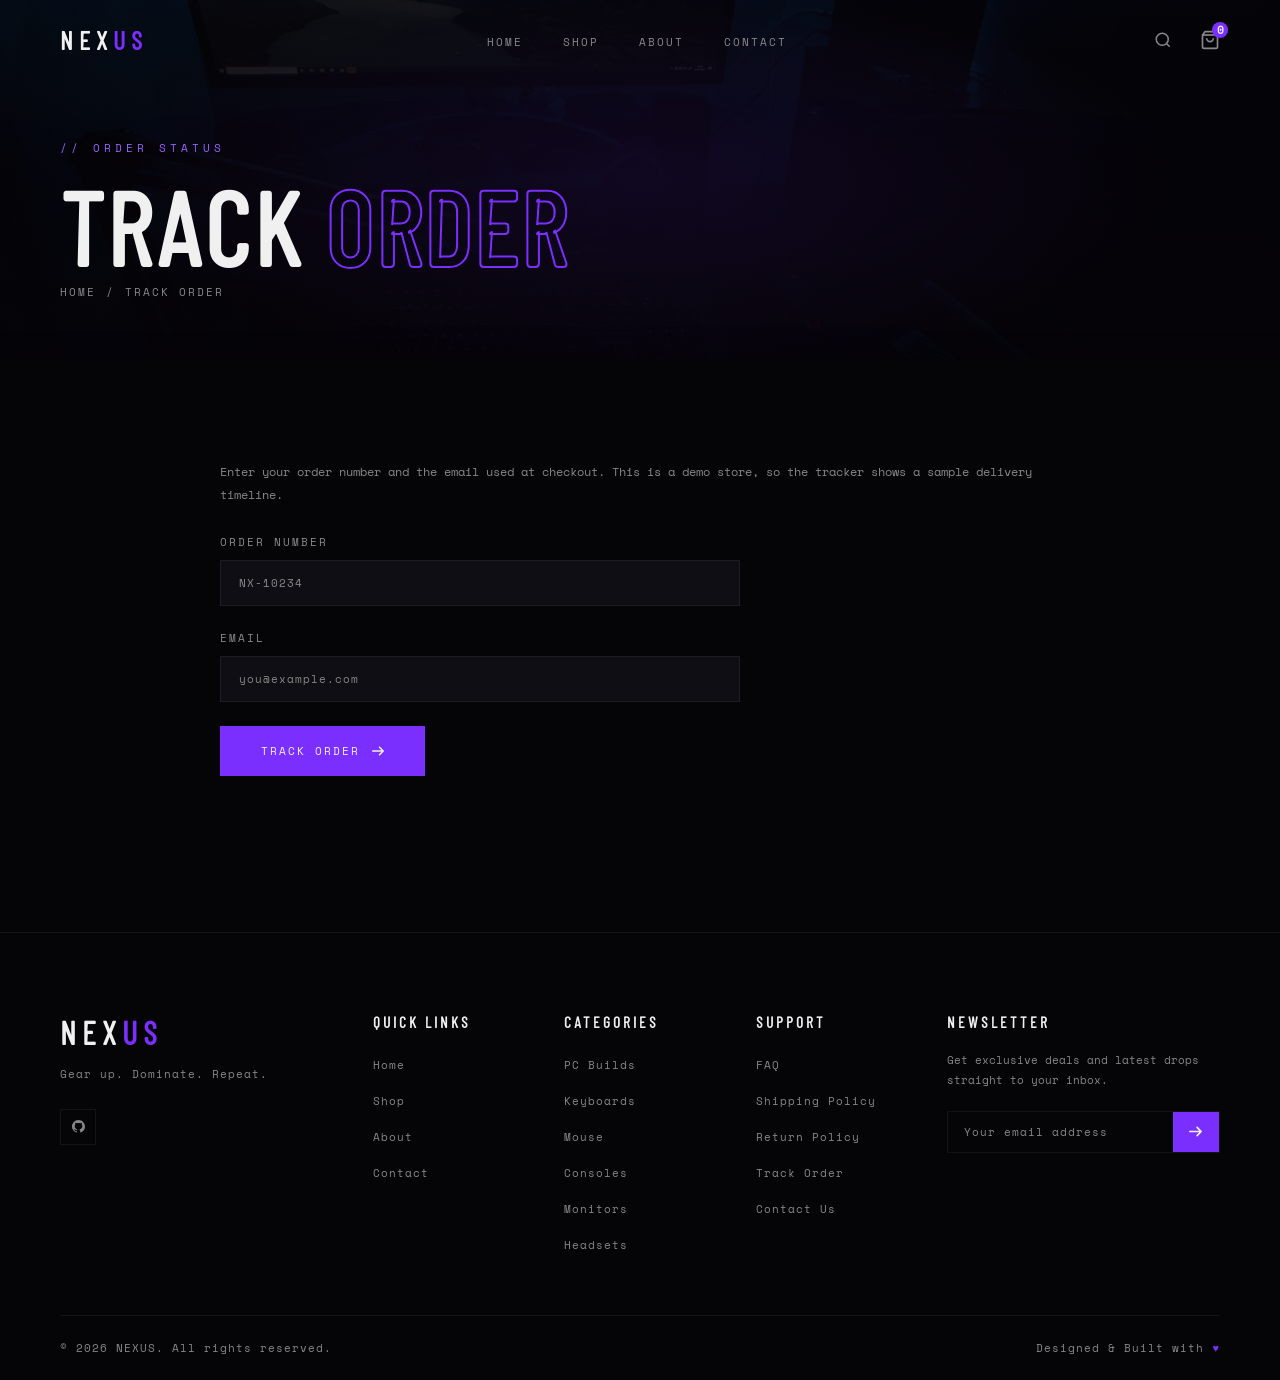
<file: track-order.html>
<!DOCTYPE html>
<html lang="en">

<head>
    <meta charset="UTF-8">
    <meta name="viewport" content="width=device-width, initial-scale=1.0">
    <title>Track Your Order — NEXUS Gaming Store</title>
    <meta name="description" content="Track your NEXUS order. Enter your order number and email to preview the delivery status, from packed and shipped to out for delivery and delivered.">
    <meta name="theme-color" content="#050508">
    <link rel="icon" href="favicon.ico" sizes="any">
    <meta property="og:type" content="website">
    <meta property="og:site_name" content="NEXUS">
    <meta property="og:title" content="Track Your Order — NEXUS Gaming Store">
    <meta property="og:description" content="Track your NEXUS order. Enter your order number and email to preview the delivery status, from packed and shipped to out for delivery and delivered.">
    <meta property="og:image" content="Assets/Images/og-image.jpg">
    <meta property="og:image:width" content="1200">
    <meta property="og:image:height" content="630">
    <meta name="twitter:card" content="summary_large_image">
    <meta name="twitter:title" content="Track Your Order — NEXUS Gaming Store">
    <meta name="twitter:description" content="Track your NEXUS order. Enter your order number and email to preview the delivery status, from packed and shipped to out for delivery and delivered.">
    <meta name="twitter:image" content="Assets/Images/og-image.jpg">
    <link rel="stylesheet" href="./Assets/vendor/locomotive-scroll.min.css">
    <noscript></noscript>
    <link rel="stylesheet" href="./Assets/css/main.css">
    <link rel="stylesheet" href="./Assets/css/responsive.css">
</head>

<body>


    <div id="loader">
        <div class="loader-bg"></div>
        <div class="loader-content">
            <div class="loader-logo">
                <span>N</span>
                <span>E</span>
                <span>X</span>
                <span>U</span>
                <span>S</span>
            </div>
            <div class="loader-tagline">GEAR UP. DOMINATE.</div>
            <div class="loader-progress">
                <div class="loader-progress-bar"></div>
            </div>
            <div class="loader-percent">0%</div>
        </div>
        <div class="loader-split-top"></div>
        <div class="loader-split-bottom"></div>
    </div>

    <div id="wrapper">

        <header id="header">
            <nav id="navbar">
                <a href="index.html" class="nav-logo">NEX<span>US</span></a>
                <ul class="nav-links">
                    <li><a href="index.html">Home</a></li>
                    <li><a href="shop.html">Shop</a></li>
                    <li><a href="about.html">About</a></li>
                    <li><a href="contact.html">Contact</a></li>
                </ul>
                <div class="nav-actions">
                    <div class="nav-search">
                        <input type="text" placeholder="Search products..." aria-label="Search products">
                        <button class="search-icon" aria-label="Toggle search">
                            <svg viewBox="0 0 24 24">
                                <circle cx="11" cy="11" r="8" />
                                <path d="m21 21-4.35-4.35" />
                            </svg>
                        </button>
                    </div>
                    <a href="cart.html" class="nav-cart">
                        <svg viewBox="0 0 24 24">
                            <path d="M6 2 3 6v14a2 2 0 0 0 2 2h14a2 2 0 0 0 2-2V6l-3-4z" />
                            <line x1="3" y1="6" x2="21" y2="6" />
                            <path d="M16 10a4 4 0 0 1-8 0" />
                        </svg>
                        <span class="cart-count">0</span>
                    </a>
                    <button class="hamburger" id="hamburger" aria-label="Open menu" aria-expanded="false">
                        <span></span>
                        <span></span>
                        <span></span>
                    </button>
                </div>
            </nav>
        </header>

        <div class="mobile-overlay" id="mobileOverlay"></div>
        <nav class="mobile-menu" id="mobileMenu">
            <ul>
                <li><a href="index.html">Home</a></li>
                <li><a href="shop.html">Shop</a></li>
                <li><a href="about.html">About</a></li>
                <li><a href="contact.html">Contact</a></li>
            </ul>
        </nav>

        <main id="main">

            <section id="contact-banner">
                <div class="shop-banner-bg">
                    <img alt="" aria-hidden="true" width="1600" height="1089" src="./Assets/Images/shop-banner.webp" class="shop-banner-img">
                    <div class="shop-banner-overlay"></div>
                    <div class="shop-banner-glow"></div>
                </div>
                <div class="shop-banner-content">
                    <p class="section-tag">// Order Status</p>
                    <h1 class="shop-banner-heading">TRACK <span>ORDER</span></h1>
                    <div class="breadcrumb">
                        <a href="index.html">Home</a>
                        <span>/</span>
                        <span class="breadcrumb-active">Track Order</span>
                    </div>
                </div>
            </section>

            <section id="info-page">
                <div class="info-block">
                    <p class="info-text">Enter your order number and the email used at checkout. This is a demo store, so the tracker shows a sample delivery timeline.</p>
                    <form class="track-form" id="trackForm">
                        <div class="form-group">
                            <label class="form-label" for="trackOrder">Order number</label>
                            <input type="text" class="form-input" id="trackOrder" name="order" placeholder="NX-10234" required>
                        </div>
                        <div class="form-group">
                            <label class="form-label" for="trackEmail">Email</label>
                            <input type="email" class="form-input" id="trackEmail" name="email" placeholder="you@example.com" required>
                        </div>
                        <button type="submit" class="btn-primary contact-submit-btn">Track Order <svg class="ico" aria-hidden="true"><use href="./Assets/icons.svg#arrow-right"/></svg></button>
                    </form>
                </div>
                <div class="info-block track-result" id="trackResult" hidden aria-live="polite">
                    <h2 class="info-heading">Order <span id="trackOrderId"></span></h2>
                    <ol class="track-steps">
                        <li class="done"><strong>Order placed</strong><span>Payment confirmed</span></li>
                        <li class="done"><strong>Packed</strong><span>Your gear is boxed and labelled</span></li>
                        <li class="done"><strong>Shipped</strong><span>Handed to the carrier</span></li>
                        <li class="current"><strong>Out for delivery</strong><span>Arriving in 1 to 2 days</span></li>
                        <li><strong>Delivered</strong><span>Pending</span></li>
                    </ol>
                </div>
            </section>

        </main>

        <footer id="footer">
            <div class="footer-top">
                <div class="footer-brand">
                    <a href="index.html" class="footer-logo">NEX<span>US</span></a>
                    <p class="footer-tagline">Gear up. Dominate. Repeat.</p>
                    <div class="footer-socials">
                        <a href="https://github.com/codewithfaseehh59" class="social-icon" target="_blank" rel="noopener noreferrer" aria-label="NEXUS developer on GitHub"><svg class="ico" aria-hidden="true"><use href="./Assets/icons.svg#github"/></svg></a>
                    </div>
                </div>
                <div class="footer-col">
                    <h2 class="footer-col-heading">Quick Links</h2>
                    <ul class="footer-links">
                        <li><a href="index.html">Home</a></li>
                        <li><a href="shop.html">Shop</a></li>
                        <li><a href="about.html">About</a></li>
                        <li><a href="contact.html">Contact</a></li>
                    </ul>
                </div>
                <div class="footer-col">
                    <h2 class="footer-col-heading">Categories</h2>
                    <ul class="footer-links">
                        <li><a href="shop.html">PC Builds</a></li>
                        <li><a href="shop.html">Keyboards</a></li>
                        <li><a href="shop.html">Mouse</a></li>
                        <li><a href="shop.html">Consoles</a></li>
                        <li><a href="shop.html">Monitors</a></li>
                        <li><a href="shop.html">Headsets</a></li>
                    </ul>
                </div>
                <div class="footer-col">
                    <h2 class="footer-col-heading">Support</h2>
                    <ul class="footer-links">
                        <li><a href="faq.html">FAQ</a></li>
                        <li><a href="shipping.html">Shipping Policy</a></li>
                        <li><a href="returns.html">Return Policy</a></li>
                        <li><a href="track-order.html">Track Order</a></li>
                        <li><a href="contact.html">Contact Us</a></li>
                    </ul>
                </div>
                <div class="footer-col footer-newsletter">
                    <h2 class="footer-col-heading">Newsletter</h2>
                    <p class="footer-newsletter-text">Get exclusive deals and latest drops straight to your inbox.</p>
                    <div class="newsletter-form">
                        <input type="email" placeholder="Your email address" aria-label="Email address">
                        <button class="newsletter-btn" aria-label="Subscribe to newsletter">
                            <svg class="ico" aria-hidden="true"><use href="./Assets/icons.svg#arrow-right"/></svg>
                        </button>
                    </div>
                </div>
            </div>
            <div class="footer-bottom">
                <p class="footer-copy">© 2026 NEXUS. All rights reserved.</p>
                <p class="footer-credit">Designed & Built with <span>♥</span></p>
            </div>
        </footer>

    </div>

    <script defer src="./Assets/vendor/locomotive-scroll.min.js"></script>
    <script defer src="./Assets/vendor/gsap.min.js"></script>
    <script defer src="./Assets/vendor/ScrollTrigger.min.js"></script>
    <script defer src="./Assets/js/main.js"></script>
    <script defer src="./Assets/js/store.js"></script>

</body>

</html>
</file>
<file: Assets/css/main.css>
@font-face {
    font-family: "barlow";
    src: url("../Fonts/Barlow/BarlowCondensed-Regular.woff2") format("woff2");
    font-display: swap;
}

@font-face {
    font-family: "spaceMono";
    src: url("../Fonts/SpaceMono/SpaceMono-Regular.woff2") format("woff2");
    font-display: swap;
}


*,
*::before,
*::after {
    margin: 0;
    padding: 0;
    box-sizing: border-box;
}

html {
    --min-font-size: 11px;
    font-size: 16px;
    scroll-behavior: smooth;
}

body {
    background: #050508;
    color: #f0f0f0;
    font-family: "spaceMono";
    overflow-x: hidden;
    -webkit-font-smoothing: antialiased;
    -moz-osx-font-smoothing: grayscale;
}

img,
video {
    max-width: 100%;
    height: auto;
    display: block;
}

a {
    text-decoration: none;
    color: inherit;
}

ul,
ol {
    list-style: none;
}

button {
    border: none;
    background: transparent;
    font-family: inherit;
    color: inherit;
}

input,
textarea,
select {
    font-family: inherit;
    color: inherit;
    background: transparent;
    border: none;
    outline: none;
}

#loader {
    position: fixed;
    inset: 0;
    z-index: 99999;
    overflow: hidden;
}

.loader-bg {
    position: absolute;
    inset: 0;
    background: #050508;
}

.loader-content {
    position: absolute;
    inset: 0;
    display: flex;
    flex-direction: column;
    align-items: center;
    justify-content: center;
    gap: 20px;
    z-index: 2;
}

.loader-logo {
    display: flex;
    gap: 6px;
    overflow: hidden;
}

.loader-logo span {
    font-family: "barlow";
    font-size: clamp(4rem, 12vw, 10rem);
    font-weight: 900;
    letter-spacing: 10px;
    text-transform: uppercase;
    color: #f0f0f0;
    display: inline-block;
    transform: translateY(120px);
    opacity: 0;
    animation: loaderRise 0.7s cubic-bezier(0.23, 1, 0.32, 1) forwards;
}

.loader-logo span:nth-child(2) { animation-delay: 0.04s; }
.loader-logo span:nth-child(3) { animation-delay: 0.08s; }
.loader-logo span:nth-child(4) { animation-delay: 0.12s; }
.loader-logo span:nth-child(5) { animation-delay: 0.16s; }

.loader-logo span:nth-child(odd) {
    -webkit-text-stroke: 2px #7b2fff;
    color: transparent;
}

.loader-tagline {
    font-family: "spaceMono";
    font-size: max(clamp(0.5rem, 0.9vw, 0.75rem), var(--min-font-size));
    letter-spacing: 6px;
    text-transform: uppercase;
    color: #888888;
    opacity: 0;
    transform: translateY(20px);
    animation: loaderFadeUp 0.5s ease-out 0.3s forwards;
}

.loader-progress {
    width: clamp(200px, 30vw, 360px);
    height: 1px;
    background: rgba(255, 255, 255, 0.06);
    position: relative;
    overflow: hidden;
    opacity: 0;
    animation: loaderFadeUp 0.5s ease-out 0.35s forwards;
}

.loader-progress-bar {
    position: absolute;
    top: 0;
    left: 0;
    height: 100%;
    width: 100%;
    transform: scaleX(0);
    transform-origin: left;
    will-change: transform;
    background: linear-gradient(to right,
            transparent,
            #7b2fff,
            #f0f0f0);
    box-shadow: 0 0 10px rgba(123, 47, 255, 0.8);
}

.loader-percent {
    font-family: "barlow";
    font-size: max(clamp(0.7rem, 1vw, 0.9rem), var(--min-font-size));
    letter-spacing: 4px;
    color: #7b2fff;
    opacity: 0;
    animation: loaderFadeUp 0.5s ease-out 0.4s forwards;
}

@keyframes loaderRise {
    to {
        transform: translateY(0);
        opacity: 1;
    }
}

@keyframes loaderFadeUp {
    to {
        transform: translateY(0);
        opacity: 1;
    }
}

.loader-content::before {
    content: '';
    position: absolute;
    width: 600px;
    height: 600px;
    background: radial-gradient(circle,
            rgba(123, 47, 255, 0.12) 0%,
            transparent 70%);
    border-radius: 50%;
    animation: loaderGlow 2s ease-in-out infinite alternate;
    pointer-events: none;
}

@keyframes loaderGlow {
    from {
        transform: scale(0.8);
        opacity: 0.5;
    }

    to {
        transform: scale(1.2);
        opacity: 1;
    }
}
.loader-split-top,
.loader-split-bottom {
    position: absolute;
    left: 0;
    right: 0;
    height: 50%;
    background: #050508;
    z-index: 3;
}

.loader-split-top {
    top: 0;
    transform: translateY(-100%);
}

.loader-split-bottom {
    bottom: 0;
    transform: translateY(100%);
}

#navbar {
    position: fixed;
    top: 0;
    left: 0;
    right: 0;
    z-index: 1000;
    padding: 24px 60px;
    display: flex;
    align-items: center;
    justify-content: space-between;
    transition: padding 0.4s ease, background 0.4s ease;
}

#navbar.scrolled {
    padding: 16px 60px;
    background: rgba(5, 3, 8, 0.92);
    backdrop-filter: blur(20px);
    border-bottom: 1px solid rgba(255, 255, 255, 0.06);
}

.nav-logo {
    font-family: "barlow";
    font-size: clamp(1.4rem, 2vw, 1.8rem);
    font-weight: 700;
    letter-spacing: 6px;
    text-transform: uppercase;
    color: #f0f0f0;
}

.nav-logo span {
    color: #7b2fff;
}

.nav-links {
    display: flex;
    gap: 40px;
}

.nav-links a {
    font-family: "spaceMono";
    font-size: max(clamp(0.6rem, 0.8vw, 0.75rem), var(--min-font-size));
    letter-spacing: 2px;
    text-transform: uppercase;
    color: #888888;
    position: relative;
    transition: color 0.3s;
}

.nav-links a::after {
    content: '';
    position: absolute;
    bottom: -4px;
    left: 0;
    width: 0;
    height: 1px;
    background: #7b2fff;
    transition: width 0.3s ease;
}

.nav-links a:hover,
.nav-links a.active {
    color: #f0f0f0;
}

.nav-links a:hover::after,
.nav-links a.active::after {
    width: 100%;
}

.nav-actions {
    display: flex;
    align-items: center;
    gap: 24px;
}

.nav-search {
    display: flex;
    align-items: center;
    gap: 8px;
}

.nav-search input {
    width: 0;
    opacity: 0;
    border-bottom: 1px solid rgba(255, 255, 255, 0.06);
    color: #f0f0f0;
    font-size: max(clamp(0.6rem, 0.8vw, 0.75rem), var(--min-font-size));
    letter-spacing: 1px;
    padding: 4px 8px;
    transition: width 0.4s ease, opacity 0.4s ease;
}

.nav-search input::placeholder {
    color: #888888;
}

.nav-search.open input {
    width: 180px;
    opacity: 1;
}

.search-icon {
    display: flex;
    align-items: center;
    padding: 4px;
}

.search-icon svg {
    width: 18px;
    height: 18px;
    stroke: #888888;
    fill: none;
    stroke-width: 2;
    transition: stroke 0.3s;
}

.search-icon:hover svg {
    stroke: #f0f0f0;
}

.nav-cart {
    position: relative;
    display: flex;
    align-items: center;
}

.nav-cart svg {
    width: 20px;
    height: 20px;
    stroke: #888888;
    fill: none;
    stroke-width: 2;
    transition: stroke 0.3s;
}

.nav-cart:hover svg {
    stroke: #f0f0f0;
}

.cart-count {
    position: absolute;
    top: -8px;
    right: -8px;
    width: 16px;
    height: 16px;
    background: #7b2fff;
    color: #f0f0f0;
    font-size: max(clamp(0.5rem, 0.6vw, 0.6rem), var(--min-font-size));
    font-weight: 700;
    border-radius: 50%;
    display: flex;
    align-items: center;
    justify-content: center;
}

.hamburger {
    display: none;
    flex-direction: column;
    gap: 5px;
    padding: 4px;
}

.hamburger span {
    display: block;
    width: 24px;
    height: 1.5px;
    background: #f0f0f0;
    transition: transform 0.4s ease, opacity 0.4s ease, width 0.4s ease;
    transform-origin: center;
}

.hamburger.open span:nth-child(1) {
    transform: translateY(6.5px) rotate(45deg);
}

.hamburger.open span:nth-child(2) {
    opacity: 0;
    width: 0;
}

.hamburger.open span:nth-child(3) {
    transform: translateY(-6.5px) rotate(-45deg);
}

.mobile-menu {
    position: fixed;
    top: 0;
    right: -100%;
    width: 280px;
    height: 100vh;
    background: rgba(5, 3, 8, 0.98);
    backdrop-filter: blur(30px);
    border-left: 1px solid rgba(255, 255, 255, 0.06);
    z-index: 999;
    display: flex;
    flex-direction: column;
    justify-content: center;
    padding: 60px 40px;
    transition: right 0.5s cubic-bezier(0.23, 1, 0.32, 1);
}

.mobile-menu.open {
    right: 0;
}

.mobile-menu ul {
    display: flex;
    flex-direction: column;
    gap: 30px;
}

.mobile-menu a {
    font-family: "barlow";
    font-size: clamp(1.8rem, 3vw, 2.2rem);
    font-weight: 700;
    letter-spacing: 4px;
    text-transform: uppercase;
    color: #888888;
    transition: color 0.3s;
}

.mobile-menu a:hover {
    color: #f0f0f0;
}

.mobile-overlay {
    position: fixed;
    inset: 0;
    background: rgba(0, 0, 0, 0.6);
    z-index: 998;
    opacity: 0;
    pointer-events: none;
    transition: opacity 0.4s ease;
}

.mobile-overlay.open {
    opacity: 1;
    pointer-events: all;
}

#hero {
    position: relative;
    height: 100vh;
    min-height: 700px;
    display: flex;
    flex-direction: column;
    justify-content: center;
    align-items: center;
    overflow: hidden;
    padding-top: 80px;
}

.hero-bg {
    position: absolute;
    inset: 0;
    z-index: 0;
}

.hero-bg-img {
    width: 100%;
    height: 100%;
    object-fit: cover;
    object-position: center;
    opacity: 0.15;
}

.hero-bg-overlay {
    position: absolute;
    inset: 0;
    background: linear-gradient(to bottom,
            rgba(5, 3, 8, 0.3) 0%,
            rgba(5, 3, 8, 0.6) 50%,
            rgba(5, 3, 8, 1) 100%);
}

.hero-bg-glow {
    position: absolute;
    inset: 0;
    background: radial-gradient(ellipse 80% 60% at 50% 40%,
            rgba(123, 47, 255, 0.15) 0%,
            transparent 70%);
}

.hero-content {
    position: relative;
    z-index: 2;
    display: flex;
    flex-direction: column;
    align-items: center;
    text-align: center;
    gap: 32px;
    padding: 100px 20px 0;
}

.hero-tagline {
    font-family: "spaceMono";
    font-size: max(clamp(0.6rem, 0.9vw, 0.75rem), var(--min-font-size));
    letter-spacing: 4px;
    text-transform: uppercase;
    color: #7b2fff;
}

.hero-heading {
    font-family: "barlow";
    font-size: clamp(4rem, 12vw, 10rem);
    font-weight: 900;
    line-height: 0.9;
    letter-spacing: 2px;
    text-transform: uppercase;
    color: #f0f0f0;
}

.hero-heading span {
    -webkit-text-stroke: 2px #7b2fff;
    color: transparent;
}

.hero-sub {
    font-family: "spaceMono";
    font-size: max(clamp(0.65rem, 1vw, 0.85rem), var(--min-font-size));
    color: #888888;
    letter-spacing: 1px;
    line-height: 1.8;
    max-width: 400px;
}

.hero-btns {
    display: flex;
    align-items: center;
    gap: 24px;
}

.btn-primary {
    font-family: "spaceMono";
    font-size: max(clamp(0.6rem, 0.8vw, 0.75rem), var(--min-font-size));
    letter-spacing: 2px;
    text-transform: uppercase;
    color: #f0f0f0;
    background: #7b2fff;
    padding: 14px 32px;
    border: 1px solid #7b2fff;
    transition: background 0.3s, color 0.3s, box-shadow 0.3s;
}

.btn-primary:hover {
    background: transparent;
    box-shadow: 0 0 20px rgba(123, 47, 255, 0.4);
}

.btn-ghost {
    font-family: "spaceMono";
    font-size: max(clamp(0.6rem, 0.8vw, 0.75rem), var(--min-font-size));
    letter-spacing: 2px;
    text-transform: uppercase;
    color: #888888;
    display: flex;
    align-items: center;
    gap: 8px;
    transition: color 0.3s, gap 0.3s;
}

.btn-ghost span {
    transition: transform 0.3s;
}

.btn-ghost:hover {
    color: #f0f0f0;
    gap: 14px;
}

.hero-visual {
    position: relative;
    width: 420px;
    height: 420px;
    display: flex;
    align-items: center;
    justify-content: center;
    margin-top: 10px;
}

.hero-shape {
    position: absolute;
    inset: 0;
    display: flex;
    align-items: center;
    justify-content: center;
}

.sphere {
    width: 220px;
    height: 220px;
    border-radius: 50%;
    background: radial-gradient(circle at 35% 35%,
            rgba(123, 47, 255, 0.15),
            rgba(5, 3, 8, 0.1) 60%,
            transparent 100%);
    border: 1px solid rgba(123, 47, 255, 0.2);
    box-shadow:
        0 0 50px rgba(123, 47, 255, 0.2),
        0 0 100px rgba(123, 47, 255, 0.1),
        inset 0 0 50px rgba(123, 47, 255, 0.1);
    animation: spherePulse 4s ease-in-out infinite;
    position: relative;
}

.sphere::before {
    content: '';
    position: absolute;
    inset: -20px;
    border-radius: 50%;
    border: 1px solid rgba(123, 47, 255, 0.1);
    animation: ringRotate 8s linear infinite;
}

.sphere::after {
    content: '';
    position: absolute;
    inset: -40px;
    border-radius: 50%;
    border: 1px dashed rgba(123, 47, 255, 0.07);
    animation: ringRotate 14s linear infinite reverse;
}

@keyframes spherePulse {

    0%,
    100% {
        transform: scale(1);
    }

    50% {
        transform: scale(1.04);
    }
}

@keyframes ringRotate {
    from {
        transform: rotate(0deg);
    }

    to {
        transform: rotate(360deg);
    }
}

.hero-img-wrapper {
    position: relative;
    z-index: 2;
    width: 360px;
    height: 360px;

}

.hero-img-wrapper img {
    width: 100%;
    height: 100%;
    object-fit: contain;
    filter:
        drop-shadow(0 0 20px rgba(123, 47, 255, 0.6)) drop-shadow(0 0 60px rgba(123, 47, 255, 0.3)) drop-shadow(0 0 100px rgba(123, 47, 255, 0.15));
    animation: imgFloat 4s ease-in-out infinite;
}

.hero-img-glow {
    position: absolute;
    inset: -20px;
    background: radial-gradient(circle at 50% 60%,
            rgba(123, 47, 255, 0.25),
            transparent 65%);
    z-index: -1;
    animation: imgFloat 4s ease-in-out infinite;
}

@keyframes imgFloat {

    0%,
    100% {
        transform: translateY(0px);
    }

    50% {
        transform: translateY(-12px);
    }
}

.hero-scroll {
    position: absolute;
    bottom: 36px;
    left: 50%;
    transform: translateX(-50%);
    display: flex;
    flex-direction: column;
    align-items: center;
    gap: 8px;
    z-index: 2;
}

.scroll-line {
    display: block;
    width: 1px;
    height: 50px;
    background: linear-gradient(to bottom, #7b2fff, transparent);
    animation: scrollAnim 1.8s ease-in-out infinite;
}

@keyframes scrollAnim {
    0% {
        transform: scaleY(0);
        transform-origin: top;
        opacity: 1;
    }

    50% {
        transform: scaleY(1);
        transform-origin: top;
        opacity: 1;
    }

    51% {
        transform: scaleY(1);
        transform-origin: bottom;
    }

    100% {
        transform: scaleY(0);
        transform-origin: bottom;
        opacity: 0;
    }
}

.hero-scroll p {
    font-family: "spaceMono";
    font-size: max(clamp(0.5rem, 0.7vw, 0.6rem), var(--min-font-size));
    letter-spacing: 3px;
    text-transform: uppercase;
    color: #888888;
}

#stats {
    padding: 60px;
    border-top: 1px solid rgba(255, 255, 255, 0.06);
    border-bottom: 1px solid rgba(255, 255, 255, 0.06);
}

.stats-wrapper {
    display: flex;
    align-items: center;
    justify-content: space-between;
    gap: 40px;
}

.stat-item {
    flex: 1;
    display: flex;
    flex-direction: column;
    align-items: center;
    gap: 8px;
    text-align: center;
}

.stat-num {
    font-family: "barlow";
    font-size: clamp(2.5rem, 4vw, 3.5rem);
    font-weight: 700;
    color: #f0f0f0;
    line-height: 1;
}

.stat-num span {
    color: #7b2fff;
}

.stat-label {
    font-family: "spaceMono";
    font-size: max(clamp(0.55rem, 0.8vw, 0.7rem), var(--min-font-size));
    letter-spacing: 2px;
    text-transform: uppercase;
    color: #888888;
}

.stat-divider {
    width: 1px;
    height: 50px;
    background: rgba(255, 255, 255, 0.06);
    flex-shrink: 0;
}

#categories {
    padding: 100px 0;
    overflow: hidden;
}

.categories-header {
    padding: 0 60px;
    margin-bottom: 50px;
}

.section-tag {
    font-family: "spaceMono";
    font-size: max(clamp(0.55rem, 0.8vw, 0.7rem), var(--min-font-size));
    letter-spacing: 4px;
    text-transform: uppercase;
    color: #9a63ff;
    margin-bottom: 12px;
}

.section-heading {
    font-family: "barlow";
    font-size: clamp(2.5rem, 5vw, 4rem);
    font-weight: 700;
    letter-spacing: 3px;
    text-transform: uppercase;
    color: #f0f0f0;
    line-height: 1;
}

.section-heading span {
    -webkit-text-stroke: 1px #7b2fff;
    color: transparent;
}

.categories-track-wrapper {
    padding: 0 60px;
    overflow: hidden;
}

.categories-track {
    display: flex;
    gap: 24px;
    width: max-content;
    will-change: transform;
}

.cat-card {
    width: 320px;
    flex-shrink: 0;
    position: relative;
    overflow: hidden;
}

.cat-img-wrapper {
    width: 100%;
    height: 420px;
    position: relative;
    overflow: hidden;
}

.cat-img-wrapper img {
    width: 100%;
    height: 100%;
    object-fit: cover;
    object-position: center;
    transition: transform 0.6s cubic-bezier(0.23, 1, 0.32, 1);
}

.cat-card:hover .cat-img-wrapper img {
    transform: scale(1.06);
}

.cat-overlay {
    position: absolute;
    inset: 0;
    background: linear-gradient(to bottom,
            transparent 30%,
            rgba(5, 3, 8, 0.95) 100%);
}

.cat-content {
    position: absolute;
    bottom: 0;
    left: 0;
    right: 0;
    padding: 28px;
}

.cat-num {
    font-family: "spaceMono";
    font-size: max(clamp(0.55rem, 0.8vw, 0.7rem), var(--min-font-size));
    letter-spacing: 3px;
    color: #7b2fff;
    margin-bottom: 8px;
}

.cat-name {
    font-family: "barlow";
    font-size: clamp(1.5rem, 2.5vw, 2rem);
    font-weight: 700;
    letter-spacing: 2px;
    text-transform: uppercase;
    color: #f0f0f0;
    margin-bottom: 12px;
}

.cat-link {
    font-family: "spaceMono";
    font-size: max(clamp(0.55rem, 0.8vw, 0.65rem), var(--min-font-size));
    letter-spacing: 2px;
    text-transform: uppercase;
    color: #888888;
    transition: color 0.3s, letter-spacing 0.3s;
    display: inline-block;
}

.cat-card:hover .cat-link {
    color: #7b2fff;
    letter-spacing: 3px;
}

#featured-products {
    padding: 100px 60px;
}

.fp-header {
    display: flex;
    align-items: flex-end;
    justify-content: space-between;
    margin-bottom: 40px;
}

.fp-filters {
    display: flex;
    align-items: center;
    gap: 8px;
    margin-bottom: 50px;
    flex-wrap: wrap;
}

.fp-filter {
    font-family: "spaceMono";
    font-size: max(clamp(0.55rem, 0.8vw, 0.7rem), var(--min-font-size));
    letter-spacing: 2px;
    text-transform: uppercase;
    color: #888888;
    padding: 10px 20px;
    border: 1px solid rgba(255, 255, 255, 0.06);
    transition: all 0.3s;
}

.fp-filter:hover {
    color: #f0f0f0;
    border-color: rgba(123, 47, 255, 0.4);
}

.fp-filter.active {
    color: #f0f0f0;
    background: #7b2fff;
    border-color: #7b2fff;
}

.fp-grid {
    display: grid;
    grid-template-columns: repeat(4, minmax(0, 1fr));
    gap: 24px;
}

.prod-card {
    background: #0e0e14;
    transition: transform 0.3s ease;
}

.prod-card:hover {
    transform: translateY(-6px);
}

.prod-img-wrapper {
    position: relative;
    width: 100%;
    aspect-ratio: 1;
    overflow: hidden;
}

.prod-img-wrapper img {
    width: 100%;
    height: 100%;
    object-fit: cover;
    transition: transform 0.6s cubic-bezier(0.23, 1, 0.32, 1);
}

.prod-card:hover .prod-img-wrapper img {
    transform: scale(1.06);
}

.prod-overlay {
    position: absolute;
    inset: 0;
    background: linear-gradient(to bottom,
            transparent 50%,
            rgba(14, 14, 20, 0.8) 100%);
}

.prod-wishlist {
    position: absolute;
    top: 14px;
    right: 14px;
    width: 34px;
    height: 34px;
    background: rgba(5, 3, 8, 0.7);
    border: 1px solid rgba(255, 255, 255, 0.06);
    display: flex;
    align-items: center;
    justify-content: center;
    opacity: 0;
    transform: translateY(-6px);
    transition: all 0.3s;
}

.prod-card:hover .prod-wishlist {
    opacity: 1;
    transform: translateY(0);
}

.prod-wishlist svg {
    width: 14px;
    height: 14px;
    stroke: #888888;
    fill: none;
    stroke-width: 2;
    transition: stroke 0.3s, fill 0.3s;
}

.prod-wishlist:hover svg {
    stroke: #7b2fff;
    fill: rgba(123, 47, 255, 0.2);
}

.prod-info {
    padding: 20px;
}

.prod-tag {
    font-family: "spaceMono";
    font-size: max(clamp(0.5rem, 0.7vw, 0.6rem), var(--min-font-size));
    letter-spacing: 2px;
    text-transform: uppercase;
    color: #9a63ff;
    margin-bottom: 8px;
    display: block;
}

.prod-name {
    font-family: "barlow";
    font-size: clamp(1rem, 1.5vw, 1.3rem);
    font-weight: 600;
    letter-spacing: 1px;
    color: #f0f0f0;
    margin-bottom: 14px;
    line-height: 1.2;
}

.prod-bottom {
    display: flex;
    align-items: center;
    justify-content: space-between;
    margin-bottom: 16px;
}

.prod-rating {
    display: flex;
    align-items: center;
    gap: 6px;
}

.stars {
    font-size: max(clamp(0.6rem, 0.8vw, 0.7rem), var(--min-font-size));
    color: #7b2fff;
    letter-spacing: 2px;
}

.rating-count {
    font-family: "spaceMono";
    font-size: max(clamp(0.5rem, 0.6vw, 0.6rem), var(--min-font-size));
    color: #888888;
}

.prod-price {
    font-family: "barlow";
    font-size: clamp(1.1rem, 1.5vw, 1.4rem);
    font-weight: 700;
    color: #f0f0f0;
    letter-spacing: 1px;
}

.prod-price span {
    font-size: clamp(0.8rem, 1vw, 1rem);
    color: #888888;
}

.prod-cart-btn {
    width: 100%;
    font-family: "spaceMono";
    font-size: max(clamp(0.55rem, 0.8vw, 0.7rem), var(--min-font-size));
    letter-spacing: 2px;
    text-transform: uppercase;
    color: #f0f0f0;
    background: transparent;
    border: 1px solid rgba(255, 255, 255, 0.06);
    padding: 12px;
    transition: all 0.3s;
}

.prod-cart-btn:hover {
    background: #7b2fff;
    border-color: #7b2fff;
}

#brand-promise {
    position: relative;
    min-height: 80vh;
    display: flex;
    align-items: center;
    overflow: hidden;
    padding: 120px 60px;
}

.bp-bg {
    position: absolute;
    inset: 0;
    z-index: 0;
}

.bp-bg-img {
    width: 100%;
    height: 100%;
    object-fit: cover;
    object-position: center;
    opacity: 0.2;
}

.bp-bg-overlay {
    position: absolute;
    inset: 0;
    background: linear-gradient(to right,
            rgba(5, 3, 8, 0.98) 40%,
            rgba(5, 3, 8, 0.6) 70%,
            rgba(5, 3, 8, 0.3) 100%);
}

.bp-bg-glow {
    position: absolute;
    inset: 0;
    background: radial-gradient(ellipse 60% 80% at 20% 50%,
            rgba(123, 47, 255, 0.12) 0%,
            transparent 70%);
}

.bp-content {
    position: relative;
    z-index: 2;
    max-width: 620px;
    display: flex;
    flex-direction: column;
    gap: 28px;
}

.bp-heading {
    font-family: "barlow";
    font-size: clamp(3rem, 7vw, 6rem);
    font-weight: 900;
    line-height: 0.95;
    letter-spacing: 2px;
    text-transform: uppercase;
    color: #f0f0f0;
}

.bp-heading span {
    -webkit-text-stroke: 2px #7b2fff;
    color: transparent;
}

.bp-text {
    font-family: "spaceMono";
    font-size: max(clamp(0.65rem, 1vw, 0.8rem), var(--min-font-size));
    color: #888888;
    line-height: 2;
    max-width: 480px;
}

#footer {
    padding: 80px 60px 0;
    border-top: 1px solid rgba(255, 255, 255, 0.06);
}

.footer-top {
    display: grid;
    grid-template-columns: 1.8fr 1fr 1fr 1fr 1.8fr;
    gap: 40px;
    padding-bottom: 60px;
    border-bottom: 1px solid rgba(255, 255, 255, 0.06);
}

.footer-logo {
    font-family: "barlow";
    font-size: clamp(1.6rem, 2.5vw, 2rem);
    font-weight: 700;
    letter-spacing: 6px;
    text-transform: uppercase;
    color: #f0f0f0;
    display: inline-block;
    margin-bottom: 14px;
}

.footer-logo span {
    color: #7b2fff;
}

.footer-tagline {
    font-family: "spaceMono";
    font-size: max(clamp(0.55rem, 0.8vw, 0.7rem), var(--min-font-size));
    color: #888888;
    letter-spacing: 1px;
    line-height: 1.8;
    margin-bottom: 24px;
}

.footer-socials {
    display: flex;
    gap: 12px;
}

.social-icon {
    width: 36px;
    height: 36px;
    border: 1px solid rgba(255, 255, 255, 0.06);
    display: flex;
    align-items: center;
    justify-content: center;
    color: #888888;
    font-size: 13px;
    transition: all 0.3s;
}

.social-icon:hover {
    border-color: #7b2fff;
    color: #7b2fff;
    background: rgba(123, 47, 255, 0.08);
}

.footer-col-heading {
    font-family: "barlow";
    font-size: clamp(0.9rem, 1.2vw, 1.1rem);
    font-weight: 600;
    letter-spacing: 3px;
    text-transform: uppercase;
    color: #f0f0f0;
    margin-bottom: 20px;
}

.footer-links {
    display: flex;
    flex-direction: column;
    gap: 12px;
}

.footer-links a {
    font-family: "spaceMono";
    font-size: max(clamp(0.55rem, 0.8vw, 0.7rem), var(--min-font-size));
    letter-spacing: 1px;
    color: #888888;
    transition: color 0.3s, padding-left 0.3s;
}

.footer-links a:hover {
    color: #f0f0f0;
    padding-left: 6px;
}

.footer-newsletter-text {
    font-family: "spaceMono";
    font-size: max(clamp(0.55rem, 0.8vw, 0.7rem), var(--min-font-size));
    color: #888888;
    line-height: 1.8;
    margin-bottom: 20px;
}

.newsletter-form {
    display: flex;
    border: 1px solid rgba(255, 255, 255, 0.06);
    transition: border-color 0.3s;
}

.newsletter-form:focus-within {
    border-color: #7b2fff;
}

.newsletter-form input {
    flex: 1;
    padding: 12px 16px;
    font-size: max(clamp(0.55rem, 0.8vw, 0.7rem), var(--min-font-size));
    letter-spacing: 1px;
    color: #f0f0f0;
    background: transparent;
}

.newsletter-form input::placeholder {
    color: #888888;
}

.newsletter-btn {
    width: 46px;
    background: #7b2fff;
    color: #f0f0f0;
    font-size: 13px;
    display: flex;
    align-items: center;
    justify-content: center;
    transition: background 0.3s;
    flex-shrink: 0;
}

.newsletter-btn:hover {
    background: #6520ee;
}

.footer-bottom {
    padding: 24px 0;
    display: flex;
    align-items: center;
    justify-content: space-between;
}

.footer-copy {
    font-family: "spaceMono";
    font-size: max(clamp(0.5rem, 0.7vw, 0.65rem), var(--min-font-size));
    color: #888888;
    letter-spacing: 1px;
}

.footer-credit {
    font-family: "spaceMono";
    font-size: max(clamp(0.5rem, 0.7vw, 0.65rem), var(--min-font-size));
    color: #888888;
    letter-spacing: 1px;
}

.footer-credit span {
    color: #7b2fff;
}

#shop-banner,

#about-banner,

#contact-banner {
    position: relative;
    height: 40vh;
    min-height: 300px;
    display: flex;
    align-items: center;
    overflow: hidden;
    padding: 0 60px;
}

.shop-banner-bg {
    position: absolute;
    inset: 0;
    z-index: 0;
}

.shop-banner-img {
    width: 100%;
    height: 100%;
    object-fit: cover;
    object-position: center;
    opacity: 0.15;
}

.shop-banner-overlay {
    position: absolute;
    inset: 0;
    background: linear-gradient(to bottom,
            rgba(5, 3, 8, 0.4) 0%,
            rgba(5, 3, 8, 0.8) 100%);
}

.shop-banner-glow {
    position: absolute;
    inset: 0;
    background: radial-gradient(ellipse 60% 80% at 50% 50%,
            rgba(123, 47, 255, 0.1) 0%,
            transparent 70%);
}

.shop-banner-content {
    position: relative;
    z-index: 2;
    display: flex;
    flex-direction: column;
    gap: 12px;
}

.shop-banner-heading {
    font-family: "barlow";
    font-size: clamp(3rem, 8vw, 7rem);
    font-weight: 900;
    line-height: 0.9;
    letter-spacing: 3px;
    text-transform: uppercase;
    color: #f0f0f0;
}

.shop-banner-heading span {
    -webkit-text-stroke: 2px #7b2fff;
    color: transparent;
}

.breadcrumb {
    display: flex;
    align-items: center;
    gap: 10px;
    font-family: "spaceMono";
    font-size: max(clamp(0.55rem, 0.8vw, 0.7rem), var(--min-font-size));
    letter-spacing: 2px;
    text-transform: uppercase;
    color: #888888;
}

.breadcrumb a {
    color: #888888;
    transition: color 0.3s;
}

.breadcrumb a:hover {
    color: #7b2fff;
}

.breadcrumb span {
    color: #888888;
}

.breadcrumb-active {
    color: #f0f0f0;
}


#shop-layout {
    padding: 80px 60px;
    display: grid;
    grid-template-columns: 260px 1fr;
    gap: 50px;
    align-items: start;
}


.shop-sidebar {
    position: sticky;
    top: 100px;
    display: flex;
    flex-direction: column;
    gap: 0;
}

.sidebar-block {
    padding: 28px 0;
    border-bottom: 1px solid rgba(255, 255, 255, 0.06);
}

.sidebar-block:first-child {
    padding-top: 0;
}

.sidebar-heading {
    font-family: "barlow";
    font-size: clamp(0.9rem, 1.2vw, 1.1rem);
    font-weight: 600;
    letter-spacing: 3px;
    text-transform: uppercase;
    color: #f0f0f0;
    margin-bottom: 20px;
}

.sidebar-list {
    display: flex;
    flex-direction: column;
    gap: 14px;
}

.sidebar-check {
    display: flex;
    align-items: center;
    gap: 12px;
    font-family: "spaceMono";
    font-size: max(clamp(0.55rem, 0.8vw, 0.7rem), var(--min-font-size));
    letter-spacing: 1px;
    color: #888888;
    cursor: none;
    transition: color 0.3s;
    position: relative;
}

.sidebar-check:hover {
    color: #f0f0f0;
}

.sidebar-check input {
    position: absolute;
    opacity: 0;
    width: 0;
    height: 0;
}

.checkmark {
    width: 14px;
    height: 14px;
    border: 1px solid rgba(255, 255, 255, 0.15);
    flex-shrink: 0;
    position: relative;
    transition: border-color 0.3s, background 0.3s;
}

.sidebar-check input:checked~.checkmark {
    background: #7b2fff;
    border-color: #7b2fff;
}

.sidebar-check input:checked~.checkmark::after {
    content: '';
    position: absolute;
    left: 4px;
    top: 1px;
    width: 4px;
    height: 8px;
    border: 1px solid #f0f0f0;
    border-left: none;
    border-top: none;
    transform: rotate(45deg);
}

.sidebar-check input[type="radio"]~.checkmark {
    border-radius: 50%;
}

.sidebar-check input[type="radio"]:checked~.checkmark::after {
    width: 6px;
    height: 6px;
    border: none;
    background: #f0f0f0;
    border-radius: 50%;
    top: 3px;
    left: 3px;
    transform: none;
}

.sidebar-count {
    margin-left: auto;
    font-size: max(clamp(0.5rem, 0.6vw, 0.6rem), var(--min-font-size));
    color: #888888;
}

.sidebar-stars {
    color: #7b2fff;
    letter-spacing: 2px;
    font-size: max(clamp(0.6rem, 0.8vw, 0.7rem), var(--min-font-size));
}


.price-range {
    display: flex;
    flex-direction: column;
    gap: 12px;
}

.price-slider {
    -webkit-appearance: none;
    width: 100%;
    height: 2px;
    background: rgba(255, 255, 255, 0.1);
    outline: none;
    border: none;
}

.price-slider::-webkit-slider-thumb {
    -webkit-appearance: none;
    width: 14px;
    height: 14px;
    border-radius: 50%;
    background: #7b2fff;
    cursor: none;
    border: 2px solid #050508;
    box-shadow: 0 0 8px rgba(123, 47, 255, 0.5);
}

.price-slider::-moz-range-thumb {
    width: 14px;
    height: 14px;
    border-radius: 50%;
    background: #7b2fff;
    cursor: none;
    border: 2px solid #050508;
}

.price-labels {
    display: flex;
    justify-content: space-between;
    font-family: "spaceMono";
    font-size: max(clamp(0.55rem, 0.7vw, 0.65rem), var(--min-font-size));
    color: #888888;
    letter-spacing: 1px;
}


.shop-products {
    display: flex;
    flex-direction: column;
    gap: 30px;
}


.shop-topbar {
    display: flex;
    align-items: center;
    justify-content: space-between;
    padding-bottom: 20px;
    border-bottom: 1px solid rgba(255, 255, 255, 0.06);
}

.shop-results {
    font-family: "spaceMono";
    font-size: max(clamp(0.55rem, 0.8vw, 0.7rem), var(--min-font-size));
    letter-spacing: 1px;
    color: #888888;
}

.shop-results span {
    color: #f0f0f0;
}

.shop-sort {
    display: flex;
    align-items: center;
    gap: 12px;
    font-family: "spaceMono";
    font-size: max(clamp(0.55rem, 0.8vw, 0.7rem), var(--min-font-size));
    letter-spacing: 1px;
    color: #888888;
}

.shop-sort select {
    background: rgba(255, 255, 255, 0.04);
    border: 1px solid rgba(255, 255, 255, 0.06);
    color: #f0f0f0;
    padding: 8px 14px;
    font-size: max(clamp(0.55rem, 0.8vw, 0.7rem), var(--min-font-size));
    letter-spacing: 1px;
    cursor: none;
    transition: border-color 0.3s;
}

.shop-sort select:focus {
    border-color: #7b2fff;
}

.shop-sort select option {
    background: #0e0e14;
    color: #f0f0f0;
}


.shop-grid {
    display: grid;
    grid-template-columns: repeat(3, minmax(0, 1fr));
    gap: 24px;
}


.load-more-wrapper {
    display: flex;
    justify-content: center;
    padding-top: 20px;
}

.load-more-btn {
    font-family: "spaceMono";
    font-size: max(clamp(0.6rem, 0.8vw, 0.75rem), var(--min-font-size));
    letter-spacing: 2px;
    text-transform: uppercase;
    color: #888888;
    border: 1px solid rgba(255, 255, 255, 0.06);
    padding: 16px 48px;
    cursor: none;
    transition: all 0.3s;
    display: flex;
    align-items: center;
    gap: 10px;
}

.load-more-btn:hover {
    color: #f0f0f0;
    border-color: #7b2fff;
    background: rgba(123, 47, 255, 0.08);
}

.load-more-btn span {
    transition: transform 0.3s;
}

.load-more-btn:hover span {
    transform: translateY(4px);
}

.product-breadcrumb {
    padding: 120px 60px 0;
    display: flex;
    align-items: center;
    gap: 10px;
    font-family: "spaceMono";
    font-size: max(clamp(0.55rem, 0.8vw, 0.7rem), var(--min-font-size));
    letter-spacing: 2px;
    text-transform: uppercase;
    color: #888888;
}

.product-breadcrumb a {
    color: #888888;
    transition: color 0.3s;
}

.product-breadcrumb a:hover {
    color: #7b2fff;
}

.product-breadcrumb span {
    color: #888888;
}

.product-breadcrumb .breadcrumb-active {
    color: #f0f0f0;
}

#product-section {
    padding: 50px 60px 100px;
    display: grid;
    grid-template-columns: repeat(2, minmax(0, 1fr));
    gap: 80px;
    align-items: start;
}

.product-images {
    display: flex;
    gap: 20px;
    position: sticky;
    top: 100px;
}

.product-thumbnails {
    display: flex;
    flex-direction: column;
    gap: 12px;
}

.thumb {
    width: 70px;
    height: 70px;
    overflow: hidden;
    border: 1px solid rgba(255, 255, 255, 0.06);
    cursor: none;
    transition: border-color 0.3s;
    flex-shrink: 0;
}

.thumb img {
    width: 100%;
    height: 100%;
    object-fit: cover;
    transition: transform 0.4s ease;
}

.thumb:hover img {
    transform: scale(1.08);
}

.thumb.active {
    border-color: #7b2fff;
}

.product-main-img {
    flex: 1;
    position: relative;
    aspect-ratio: 1;
    overflow: hidden;
    background: #0e0e14;
}

.product-main-img img {
    width: 100%;
    height: 100%;
    object-fit: cover;
    transition: transform 0.6s cubic-bezier(0.23, 1, 0.32, 1);
}

.product-main-img:hover img {
    transform: scale(1.04);
}

.product-img-glow {
    position: absolute;
    inset: 0;
    background: radial-gradient(circle at 50% 80%,
            rgba(123, 47, 255, 0.1),
            transparent 70%);
    pointer-events: none;
}

.product-info {
    display: flex;
    flex-direction: column;
    gap: 24px;
}

.product-name {
    font-family: "barlow";
    font-size: clamp(2rem, 3.5vw, 3rem);
    font-weight: 900;
    letter-spacing: 2px;
    text-transform: uppercase;
    color: #f0f0f0;
    line-height: 1;
}

.product-rating {
    display: flex;
    align-items: center;
    gap: 10px;
}

.product-rating .stars {
    font-size: clamp(0.8rem, 1vw, 0.9rem);
    color: #7b2fff;
    letter-spacing: 3px;
}

.product-rating .rating-count {
    font-family: "spaceMono";
    font-size: max(clamp(0.55rem, 0.8vw, 0.7rem), var(--min-font-size));
    color: #888888;
}
.product-price {
    display: flex;
    align-items: center;
    gap: 16px;
}

.price-current {
    font-family: "barlow";
    font-size: clamp(2rem, 3vw, 2.5rem);
    font-weight: 700;
    color: #f0f0f0;
    letter-spacing: 1px;
}

.price-current span {
    font-size: clamp(1.2rem, 1.8vw, 1.6rem);
    color: #888888;
}

.price-old {
    font-family: "spaceMono";
    font-size: max(clamp(0.65rem, 0.9vw, 0.8rem), var(--min-font-size));
    color: #888888;
    text-decoration: line-through;
}

.price-badge {
    font-family: "spaceMono";
    font-size: max(clamp(0.5rem, 0.7vw, 0.6rem), var(--min-font-size));
    letter-spacing: 2px;
    color: #f0f0f0;
    background: #7b2fff;
    padding: 4px 10px;
}

.product-desc {
    font-family: "spaceMono";
    font-size: max(clamp(0.6rem, 0.9vw, 0.75rem), var(--min-font-size));
    color: #888888;
    line-height: 2;
}

.product-divider {
    width: 100%;
    height: 1px;
    background: rgba(255, 255, 255, 0.06);
}
.product-option-label {
    font-family: "spaceMono";
    font-size: max(clamp(0.55rem, 0.8vw, 0.7rem), var(--min-font-size));
    letter-spacing: 2px;
    text-transform: uppercase;
    color: #888888;
    margin-bottom: 12px;
}

.qty-selector {
    display: flex;
    align-items: center;
    gap: 0;
    border: 1px solid rgba(255, 255, 255, 0.06);
    width: fit-content;
}

.qty-btn {
    width: 44px;
    height: 44px;
    font-size: 18px;
    color: #888888;
    display: flex;
    align-items: center;
    justify-content: center;
    cursor: none;
    transition: all 0.3s;
    border-right: 1px solid rgba(255, 255, 255, 0.06);
}

.qty-btn:last-child {
    border-right: none;
    border-left: 1px solid rgba(255, 255, 255, 0.06);
}

.qty-btn:hover {
    background: rgba(123, 47, 255, 0.1);
    color: #f0f0f0;
}

.qty-value {
    font-family: "barlow";
    font-size: clamp(1rem, 1.5vw, 1.2rem);
    font-weight: 600;
    color: #f0f0f0;
    width: 60px;
    text-align: center;
    letter-spacing: 2px;
}
.product-actions {
    display: flex;
    align-items: center;
    gap: 16px;
}

.product-cart-btn {
    flex: 1;
    display: flex;
    align-items: center;
    justify-content: center;
    gap: 10px;
    font-size: max(clamp(0.6rem, 0.8vw, 0.75rem), var(--min-font-size));
}

.product-cart-btn .ico {
    font-size: 14px;
}

.product-wishlist-btn {
    width: 52px;
    height: 52px;
    border: 1px solid rgba(255, 255, 255, 0.06);
    display: flex;
    align-items: center;
    justify-content: center;
    cursor: none;
    transition: all 0.3s;
    flex-shrink: 0;
}

.product-wishlist-btn svg {
    width: 18px;
    height: 18px;
    stroke: #888888;
    fill: none;
    stroke-width: 2;
    transition: stroke 0.3s, fill 0.3s;
}

.product-wishlist-btn:hover {
    border-color: #7b2fff;
}

.product-wishlist-btn:hover svg {
    stroke: #7b2fff;
    fill: rgba(123, 47, 255, 0.1);
}

.product-wishlist-btn.active svg {
    stroke: #7b2fff;
    fill: #7b2fff;
}
.product-accordion {
    display: flex;
    flex-direction: column;
    gap: 0;
}

.accordion-item {
    border-bottom: 1px solid rgba(255, 255, 255, 0.06);
}

.accordion-item:first-child {
    border-top: 1px solid rgba(255, 255, 255, 0.06);
}

.accordion-head {
    width: 100%;
    display: flex;
    align-items: center;
    justify-content: space-between;
    padding: 18px 0;
    font-family: "spaceMono";
    font-size: max(clamp(0.6rem, 0.8vw, 0.75rem), var(--min-font-size));
    letter-spacing: 2px;
    text-transform: uppercase;
    color: #888888;
    cursor: none;
    transition: color 0.3s;
}

.accordion-head:hover {
    color: #f0f0f0;
}

.accordion-icon {
    font-size: 18px;
    transition: transform 0.3s;
    color: #7b2fff;
}

.accordion-item.active .accordion-icon {
    transform: rotate(45deg);
}

.accordion-body {
    max-height: 0;
    overflow: hidden;
    transition: max-height 0.4s cubic-bezier(0.23, 1, 0.32, 1);
}

.accordion-item.active .accordion-body {
    max-height: 400px;
}

.specs-list {
    display: flex;
    flex-direction: column;
    gap: 10px;
    padding-bottom: 20px;
}

.specs-list li {
    display: flex;
    justify-content: space-between;
    font-family: "spaceMono";
    font-size: max(clamp(0.55rem, 0.8vw, 0.7rem), var(--min-font-size));
    letter-spacing: 1px;
    padding-bottom: 10px;
    border-bottom: 1px solid rgba(255, 255, 255, 0.04);
}

.specs-list li span:first-child {
    color: #888888;
}

.specs-list li span:last-child {
    color: #f0f0f0;
}

.accordion-text {
    font-family: "spaceMono";
    font-size: max(clamp(0.55rem, 0.8vw, 0.7rem), var(--min-font-size));
    color: #888888;
    line-height: 2;
    padding-bottom: 20px;
}

#related-products {
    padding: 0 60px 100px;
}

.related-header {
    margin-bottom: 40px;
}

.related-grid {
    display: grid;
    grid-template-columns: repeat(4, minmax(0, 1fr));
    gap: 24px;
}

.cart-heading {
    padding: 20px 60px 0;
}

.cart-title {
    font-family: "barlow";
    font-size: clamp(3rem, 8vw, 7rem);
    font-weight: 900;
    line-height: 0.9;
    letter-spacing: 3px;
    text-transform: uppercase;
    color: #f0f0f0;
}

.cart-title span {
    -webkit-text-stroke: 2px #7b2fff;
    color: transparent;
}

#cart-layout {
    padding: 50px 60px 100px;
    display: grid;
    grid-template-columns: 1fr 360px;
    gap: 50px;
    align-items: start;
}

.cart-table-head {
    display: grid;
    grid-template-columns: 2fr 1fr 1fr 1fr 40px;
    gap: 20px;
    padding: 0 0 16px;
    border-bottom: 1px solid rgba(255, 255, 255, 0.06);
    font-family: "spaceMono";
    font-size: max(clamp(0.5rem, 0.7vw, 0.65rem), var(--min-font-size));
    letter-spacing: 2px;
    text-transform: uppercase;
    color: #888888;
}

.cart-item {
    display: grid;
    grid-template-columns: 2fr 1fr 1fr 1fr 40px;
    gap: 20px;
    align-items: center;
    padding: 24px 0;
    border-bottom: 1px solid rgba(255, 255, 255, 0.06);
}

.cart-item-product {
    display: flex;
    align-items: center;
    gap: 16px;
}

.cart-item-img {
    width: 80px;
    height: 80px;
    overflow: hidden;
    flex-shrink: 0;
    background: #0e0e14;
}

.cart-item-img img {
    width: 100%;
    height: 100%;
    object-fit: cover;
    transition: transform 0.4s ease;
}

.cart-item:hover .cart-item-img img {
    transform: scale(1.06);
}

.cart-item-tag {
    font-family: "spaceMono";
    font-size: max(clamp(0.5rem, 0.6vw, 0.6rem), var(--min-font-size));
    letter-spacing: 2px;
    text-transform: uppercase;
    color: #7b2fff;
    display: block;
    margin-bottom: 6px;
}

.cart-item-name {
    font-family: "barlow";
    font-size: clamp(0.9rem, 1.3vw, 1.2rem);
    font-weight: 600;
    letter-spacing: 1px;
    color: #f0f0f0;
    line-height: 1.2;
}

.cart-item-price,
.cart-item-subtotal {
    font-family: "barlow";
    font-size: clamp(1rem, 1.4vw, 1.2rem);
    font-weight: 600;
    color: #f0f0f0;
    letter-spacing: 1px;
}

.cart-item-subtotal {
    color: #7b2fff;
}

.cart-item-remove {
    width: 32px;
    height: 32px;
    border: 1px solid rgba(255, 255, 255, 0.06);
    display: flex;
    align-items: center;
    justify-content: center;
    color: #888888;
    font-size: 12px;
    cursor: none;
    transition: all 0.3s;
}

.cart-item-remove:hover {
    border-color: #ff4444;
    color: #ff4444;
    background: rgba(255, 68, 68, 0.08);
}
.cart-coupon {
    display: flex;
    gap: 16px;
    padding-top: 30px;
    align-items: center;
}

.cart-coupon input {
    flex: 1;
    max-width: 280px;
    border: 1px solid rgba(255, 255, 255, 0.06);
    padding: 12px 16px;
    font-size: max(clamp(0.55rem, 0.8vw, 0.7rem), var(--min-font-size));
    letter-spacing: 1px;
    color: #f0f0f0;
    transition: border-color 0.3s;
}

.cart-coupon input::placeholder {
    color: #888888;
}

.cart-coupon input:focus {
    border-color: #7b2fff;
}

.cart-coupon .btn-primary {
    padding: 12px 28px;
    white-space: nowrap;
}

.cart-summary {
    background: #0e0e14;
    padding: 36px;
    display: flex;
    flex-direction: column;
    gap: 20px;
    position: sticky;
    top: 100px;
    border: 1px solid rgba(255, 255, 255, 0.06);
}

.cart-summary-heading {
    font-family: "barlow";
    font-size: clamp(1.2rem, 1.8vw, 1.5rem);
    font-weight: 700;
    letter-spacing: 3px;
    text-transform: uppercase;
    color: #f0f0f0;
}

.summary-rows {
    display: flex;
    flex-direction: column;
    gap: 14px;
}

.summary-row {
    display: flex;
    justify-content: space-between;
    align-items: center;
    font-family: "spaceMono";
    font-size: max(clamp(0.55rem, 0.8vw, 0.7rem), var(--min-font-size));
    letter-spacing: 1px;
    color: #888888;
}

.summary-row span:last-child {
    color: #f0f0f0;
}

.summary-free {
    color: #7b2fff !important;
}

.summary-divider {
    width: 100%;
    height: 1px;
    background: rgba(255, 255, 255, 0.06);
}

.summary-total {
    display: flex;
    justify-content: space-between;
    align-items: center;
    font-family: "barlow";
    font-size: clamp(1.2rem, 2vw, 1.6rem);
    font-weight: 700;
    letter-spacing: 2px;
    color: #f0f0f0;
}

.summary-total span:last-child {
    color: #7b2fff;
}

.checkout-btn {
    width: 100%;
    display: flex;
    align-items: center;
    justify-content: center;
    gap: 10px;
    padding: 16px;
    font-size: max(clamp(0.6rem, 0.8vw, 0.75rem), var(--min-font-size));
}

.checkout-btn .ico {
    font-size: 12px;
}

.cart-continue {
    font-family: "spaceMono";
    font-size: max(clamp(0.55rem, 0.8vw, 0.7rem), var(--min-font-size));
    letter-spacing: 2px;
    text-transform: uppercase;
    color: #888888;
    text-align: center;
    transition: color 0.3s;
    cursor: none;
}

.cart-continue:hover {
    color: #f0f0f0;
}

#about-banner {
    padding-top: 80px;
}

#about-story {
    padding: 100px 60px;
    display: grid;
    grid-template-columns: repeat(2, minmax(0, 1fr));
    gap: 80px;
    align-items: center;
}

.story-img {
    position: relative;
}

.story-img img {
    width: 100%;
    height: 560px;
    object-fit: cover;
    object-position: center;
}

.story-img-glow {
    position: absolute;
    inset: 0;
    background: radial-gradient(circle at 50% 80%,
            rgba(123, 47, 255, 0.15),
            transparent 70%);
    pointer-events: none;
}

.story-content {
    display: flex;
    flex-direction: column;
    gap: 24px;
}

.story-content .btn-primary {
    width: fit-content;
}

.story-text {
    font-family: "spaceMono";
    font-size: max(clamp(0.6rem, 0.9vw, 0.75rem), var(--min-font-size));
    color: #888888;
    line-height: 2;
}

.story-stats {
    display: flex;
    gap: 40px;
    padding: 30px 0;
    border-top: 1px solid rgba(255, 255, 255, 0.06);
    border-bottom: 1px solid rgba(255, 255, 255, 0.06);
}

.story-stat h3 {
    font-family: "barlow";
    font-size: clamp(2rem, 3vw, 2.5rem);
    font-weight: 700;
    color: #7b2fff;
    letter-spacing: 2px;
    line-height: 1;
    margin-bottom: 6px;
}

.story-stat p {
    font-family: "spaceMono";
    font-size: max(clamp(0.5rem, 0.7vw, 0.65rem), var(--min-font-size));
    letter-spacing: 2px;
    text-transform: uppercase;
    color: #888888;
}
#about-values {
    padding: 100px 60px;
    background: #0e0e14;
}

.values-header {
    margin-bottom: 60px;
}

.values-grid {
    display: grid;
    grid-template-columns: repeat(3, minmax(0, 1fr));
    gap: 30px;
}

.value-card {
    padding: 40px;
    border: 1px solid rgba(255, 255, 255, 0.06);
    display: flex;
    flex-direction: column;
    gap: 20px;
    transition: border-color 0.3s, transform 0.3s;
}

.value-card:hover {
    border-color: rgba(123, 47, 255, 0.3);
    transform: translateY(-6px);
}

.value-icon {
    width: 52px;
    height: 52px;
    border: 1px solid rgba(123, 47, 255, 0.3);
    display: flex;
    align-items: center;
    justify-content: center;
}

.value-icon .ico {
    font-size: 20px;
    color: #7b2fff;
}

.value-name {
    font-family: "barlow";
    font-size: clamp(1.2rem, 1.8vw, 1.6rem);
    font-weight: 700;
    letter-spacing: 2px;
    text-transform: uppercase;
    color: #f0f0f0;
}

.value-text {
    font-family: "spaceMono";
    font-size: max(clamp(0.55rem, 0.8vw, 0.7rem), var(--min-font-size));
    color: #888888;
    line-height: 2;
}
#about-team {
    padding: 100px 60px;
}

.team-header {
    margin-bottom: 60px;
}

.team-grid {
    display: grid;
    grid-template-columns: repeat(3, minmax(0, 1fr));
    gap: 30px;
}

.team-card {
    position: relative;
    overflow: hidden;
}

.team-img-wrapper {
    position: relative;
    width: 100%;
    aspect-ratio: 3/4;
    overflow: hidden;
}

.team-img-wrapper img {
    width: 100%;
    height: 100%;
    object-fit: cover;
    object-position: top;
    transition: transform 0.6s cubic-bezier(0.23, 1, 0.32, 1);
}

.team-card:hover .team-img-wrapper img {
    transform: scale(1.06);
}

.team-overlay {
    position: absolute;
    inset: 0;
    background: linear-gradient(to bottom,
            transparent 40%,
            rgba(5, 3, 8, 0.95) 100%);
}

.team-info {
    position: absolute;
    bottom: 0;
    left: 0;
    right: 0;
    padding: 28px;
    display: flex;
    flex-direction: column;
    gap: 6px;
}

.team-name {
    font-family: "barlow";
    font-size: clamp(1.3rem, 2vw, 1.8rem);
    font-weight: 700;
    letter-spacing: 2px;
    text-transform: uppercase;
    color: #f0f0f0;
}

.team-role {
    font-family: "spaceMono";
    font-size: max(clamp(0.5rem, 0.7vw, 0.65rem), var(--min-font-size));
    letter-spacing: 2px;
    text-transform: uppercase;
    color: #7b2fff;
    margin-bottom: 10px;
}

#contact-banner {
    padding-top: 80px;
}

#contact-layout {
    padding: 100px 60px;
    display: grid;
    grid-template-columns: 1fr 1.4fr;
    gap: 80px;
    align-items: start;
}

.contact-info {
    display: flex;
    flex-direction: column;
    gap: 40px;
    position: sticky;
    top: 100px;
}

.contact-info-top {
    display: flex;
    flex-direction: column;
    gap: 16px;
}

.contact-desc {
    font-family: "spaceMono";
    font-size: max(clamp(0.6rem, 0.9vw, 0.75rem), var(--min-font-size));
    color: #888888;
    line-height: 2;
}

.contact-details {
    display: flex;
    flex-direction: column;
    gap: 24px;
}

.contact-detail-item {
    display: flex;
    align-items: flex-start;
    gap: 16px;
}

.contact-detail-icon {
    width: 42px;
    height: 42px;
    border: 1px solid rgba(123, 47, 255, 0.3);
    display: flex;
    align-items: center;
    justify-content: center;
    flex-shrink: 0;
}

.contact-detail-icon .ico {
    font-size: 14px;
    color: #7b2fff;
}

.contact-detail-text h3 {
    font-family: "barlow";
    font-size: clamp(0.9rem, 1.2vw, 1.1rem);
    font-weight: 600;
    letter-spacing: 2px;
    text-transform: uppercase;
    color: #f0f0f0;
    margin-bottom: 4px;
}

.contact-detail-text p {
    font-family: "spaceMono";
    font-size: max(clamp(0.55rem, 0.8vw, 0.7rem), var(--min-font-size));
    color: #888888;
    letter-spacing: 1px;
}

.contact-socials {
    display: flex;
    gap: 12px;
}

.contact-form-wrapper {
    display: flex;
    flex-direction: column;
    gap: 24px;
}

.contact-form-grid {
    display: grid;
    grid-template-columns: repeat(2, minmax(0, 1fr));
    gap: 24px;
}

.form-group {
    display: flex;
    flex-direction: column;
    gap: 10px;
}

.form-label {
    font-family: "spaceMono";
    font-size: max(clamp(0.55rem, 0.7vw, 0.65rem), var(--min-font-size));
    letter-spacing: 2px;
    text-transform: uppercase;
    color: #888888;
}

.form-input {
    background: #0e0e14;
    border: 1px solid rgba(255, 255, 255, 0.06);
    padding: 14px 18px;
    font-family: "spaceMono";
    font-size: max(clamp(0.55rem, 0.8vw, 0.7rem), var(--min-font-size));
    letter-spacing: 1px;
    color: #f0f0f0;
    transition: border-color 0.3s;
    width: 100%;
}

.form-input::placeholder {
    color: #888888;
}

.form-input:focus {
    border-color: #7b2fff;
    outline: none;
}

.form-textarea {
    height: 160px;
    resize: none;
}

.contact-submit-btn {
    display: flex;
    align-items: center;
    gap: 12px;
    width: fit-content;
    padding: 16px 40px;
    font-size: max(clamp(0.6rem, 0.8vw, 0.75rem), var(--min-font-size));
}

.contact-submit-btn .ico {
    font-size: 12px;
}
#contact-map {
    height: 400px;
    width: 100%;
    filter: grayscale(100%) invert(92%) hue-rotate(180deg);
    opacity: 0.6;
}

.ico {
    width: 1em;
    height: 1em;
    fill: currentColor;
    display: inline-block;
    vertical-align: -0.125em;
    flex-shrink: 0;
}

.native-cursor,
.native-cursor * {
    cursor: auto !important;
}

.native-cursor a,
.native-cursor button,
.native-cursor [role="button"] {
    cursor: pointer !important;
}

.stats-note {
    margin-top: 28px;
    text-align: center;
    font-family: "spaceMono";
    font-size: max(clamp(0.5rem, 0.7vw, 0.6rem), var(--min-font-size));
    letter-spacing: 2px;
    text-transform: uppercase;
    color: #888888;
}

.checkout-note {
    margin-top: 14px;
    font-family: "spaceMono";
    font-size: max(clamp(0.55rem, 0.8vw, 0.7rem), var(--min-font-size));
    line-height: 1.8;
    color: #888888;
}

#cartList {
    min-height: 280px;
}

.cart-empty {
    display: flex;
    flex-direction: column;
    align-items: center;
    gap: 16px;
    padding: 60px 20px;
    text-align: center;
    border: 1px solid rgba(255, 255, 255, 0.06);
    background: #0e0e14;
}

.cart-empty .ico {
    font-size: 40px;
    color: #7b2fff;
}

.cart-empty h2 {
    font-family: "barlow";
    font-size: clamp(1.4rem, 2.5vw, 2rem);
    letter-spacing: 3px;
    text-transform: uppercase;
}

.cart-empty p {
    font-family: "spaceMono";
    font-size: max(clamp(0.6rem, 0.9vw, 0.75rem), var(--min-font-size));
    color: #888888;
    line-height: 2;
}

#info-page {
    max-width: 960px;
    margin: 0 auto;
    padding: 100px 60px;
}

.info-block {
    margin-bottom: 56px;
}

.info-heading {
    font-family: "barlow";
    font-size: clamp(1.4rem, 2.5vw, 2rem);
    letter-spacing: 3px;
    text-transform: uppercase;
    color: #f0f0f0;
    margin-bottom: 18px;
}

.info-heading span {
    color: #7b2fff;
}

.info-text {
    font-family: "spaceMono";
    font-size: max(clamp(0.6rem, 0.9vw, 0.75rem), var(--min-font-size));
    color: #888888;
    line-height: 2;
}

.info-text+.info-text,
.info-table+.info-text {
    margin-top: 16px;
}

.info-footnote {
    margin-top: 40px;
}

.info-link {
    color: #9a63ff;
    border-bottom: 1px solid rgba(123, 47, 255, 0.4);
}

.info-link:hover {
    color: #f0f0f0;
}

.info-list {
    display: flex;
    flex-direction: column;
    gap: 12px;
}

.info-list li {
    position: relative;
    padding-left: 22px;
    font-family: "spaceMono";
    font-size: max(clamp(0.6rem, 0.9vw, 0.75rem), var(--min-font-size));
    color: #888888;
    line-height: 1.9;
}

.info-list li::before {
    content: "//";
    position: absolute;
    left: 0;
    color: #7b2fff;
}

.info-table {
    display: flex;
    flex-direction: column;
    border: 1px solid rgba(255, 255, 255, 0.06);
}

.info-row {
    display: grid;
    grid-template-columns: 1.4fr 1.4fr 1fr;
    gap: 16px;
    padding: 16px 20px;
    font-family: "spaceMono";
    font-size: max(clamp(0.55rem, 0.8vw, 0.7rem), var(--min-font-size));
    color: #888888;
    border-bottom: 1px solid rgba(255, 255, 255, 0.06);
}

.info-row:last-child {
    border-bottom: none;
}

.info-row:first-child {
    color: #f0f0f0;
    letter-spacing: 2px;
    text-transform: uppercase;
    background: #0e0e14;
}

.track-form {
    display: flex;
    flex-direction: column;
    gap: 24px;
    margin-top: 28px;
    max-width: 520px;
}

.track-steps {
    display: flex;
    flex-direction: column;
    gap: 0;
    border-left: 1px solid rgba(255, 255, 255, 0.1);
    margin-left: 8px;
}

.track-steps li {
    position: relative;
    display: flex;
    flex-direction: column;
    gap: 4px;
    padding: 0 0 28px 28px;
    font-family: "spaceMono";
    font-size: max(clamp(0.55rem, 0.8vw, 0.7rem), var(--min-font-size));
    color: #888888;
}

.track-steps li:last-child {
    padding-bottom: 0;
}

.track-steps li strong {
    letter-spacing: 2px;
    text-transform: uppercase;
    font-weight: normal;
    color: #888888;
}

.track-steps li::before {
    content: "";
    position: absolute;
    left: -6px;
    top: 2px;
    width: 11px;
    height: 11px;
    border-radius: 50%;
    background: #050508;
    border: 1px solid rgba(255, 255, 255, 0.2);
}

.track-steps li.done strong,
.track-steps li.current strong {
    color: #f0f0f0;
}

.track-steps li.done::before {
    background: #7b2fff;
    border-color: #7b2fff;
}

.track-steps li.current::before {
    border-color: #7b2fff;
    box-shadow: 0 0 10px rgba(123, 47, 255, 0.8);
}


@media (prefers-reduced-motion: reduce) {

    *,
    *::before,
    *::after {
        animation-duration: 0.001ms !important;
        animation-iteration-count: 1 !important;
        transition-duration: 0.001ms !important;
        scroll-behavior: auto !important;
    }

    #loader {
        display: none;
    }
}

@media (max-width: 768px) {
    html {
        --min-font-size: 12px;
    }
}
</file>
<file: Assets/css/responsive.css>
@media (max-width: 1024px) {


  #navbar {
    padding: 20px 40px;
  }

  #navbar.scrolled {
    padding: 14px 40px;
  }

  .nav-links {
    gap: 28px;
  }
  .hero-content {
    gap: 24px;
    padding: 100px 40px 0;
  }

  .hero-visual {
    width: 340px;
    height: 340px;
  }

  .hero-img-wrapper {
    width: 280px;
    height: 280px;
  }

  .sphere {
    width: 180px;
    height: 180px;
  }

  #stats {
    padding: 50px 40px;
  }

  .categories-header {
    padding: 0 40px;
  }

  .categories-track-wrapper {
    padding: 0 40px;
  }
  #featured-products {
    padding: 80px 40px;
  }

  .fp-grid {
    grid-template-columns: repeat(3, minmax(0, 1fr));
    gap: 20px;
  }
  #brand-promise {
    padding: 100px 40px;
  }

  #footer {
    padding: 60px 40px 0;
  }

  .footer-top {
    grid-template-columns: 1.5fr 1fr 1fr 1fr 1.5fr;
    gap: 30px;
  }
}


@media (max-width: 768px) {

  #navbar {
    padding: 18px 24px;
  }

  #navbar.scrolled {
    padding: 12px 24px;
  }

  .nav-links {
    display: none;
  }

  .hamburger {
    display: flex;
  }

  .nav-search input {
    display: none;
  }

  #hero {
    padding-top: 70px;
    min-height: 100svh;
  }

  .hero-content {
    gap: 20px;
    padding: 80px 24px 0;
  }

  .hero-visual {
    width: 280px;
    height: 280px;
  }

  .hero-img-wrapper {
    width: 240px;
    height: 240px;
  }

  .sphere {
    width: 160px;
    height: 160px;
  }

  .hero-btns {
    flex-direction: column;
    gap: 16px;
  }

  #stats {
    padding: 40px 24px;
  }

  .stats-wrapper {
    gap: 20px;
  }

  .stat-divider {
    height: 40px;
  }

  #categories {
    padding: 70px 0;
  }

  .categories-header {
    padding: 0 24px;
    margin-bottom: 30px;
  }

  .categories-track-wrapper {
    padding: 0 24px;
  }

  .cat-card {
    width: 260px;
  }

  .cat-img-wrapper {
    height: 340px;
  }
  #featured-products {
    padding: 70px 24px;
  }

  .fp-header {
    flex-direction: column;
    align-items: flex-start;
    gap: 16px;
    margin-bottom: 30px;
  }

  .fp-grid {
    grid-template-columns: repeat(2, minmax(0, 1fr));
    gap: 16px;
  }

  .fp-filters {
    gap: 6px;
    margin-bottom: 30px;
  }

  #brand-promise {
    padding: 80px 24px;
    min-height: 60vh;
  }

  .bp-bg-overlay {
    background: linear-gradient(to bottom,
        rgba(5, 3, 8, 0.98) 0%,
        rgba(5, 3, 8, 0.85) 100%);
  }

  .bp-content {
    max-width: 100%;
    gap: 20px;
  }

  .bp-text {
    max-width: 100%;
  }

  #footer {
    padding: 50px 24px 0;
  }

  .footer-top {
    grid-template-columns: repeat(2, minmax(0, 1fr));
    gap: 36px;
  }

  .footer-brand {
    grid-column: span 2;
  }

  .footer-newsletter {
    grid-column: span 2;
  }
}

@media (max-width: 480px) {

  #navbar {
    padding: 16px 20px;
  }
  .hero-content {
    padding: 70px 20px 0;
    gap: 18px;
  }

  .hero-visual {
    width: 240px;
    height: 240px;
  }

  .hero-img-wrapper {
    width: 200px;
    height: 200px;
  }

  .sphere {
    width: 130px;
    height: 130px;
  }

  .hero-scroll {
    bottom: 20px;
  }

  #stats {
    padding: 36px 20px;
  }

  .stats-wrapper {
    flex-wrap: wrap;
    gap: 0;
  }

  .stat-item {
    width: 50%;
    padding: 20px 0;
    border-bottom: 1px solid rgba(255, 255, 255, 0.06);
  }

  .stat-item:nth-child(1),
  .stat-item:nth-child(3) {
    border-right: 1px solid rgba(255, 255, 255, 0.06);
  }

  .stat-divider {
    display: none;
  }

  #categories {
    padding: 60px 0;
  }

  .categories-header {
    padding: 0 20px;
  }

  .categories-track-wrapper {
    padding: 0 20px;
  }

  .cat-card {
    width: 220px;
  }

  .cat-img-wrapper {
    height: 300px;
  }

  #featured-products {
    padding: 60px 20px;
  }

  .fp-grid {
    grid-template-columns: repeat(2, minmax(0, 1fr));
    gap: 12px;
  }

  .fp-filter {
    padding: 8px 14px;
  }

  #brand-promise {
    padding: 60px 20px;
  }

  #footer {
    padding: 40px 20px 0;
  }

  .footer-top {
    grid-template-columns: minmax(0, 1fr);
    gap: 30px;
  }

  .footer-brand {
    grid-column: span 1;
  }

  .footer-newsletter {
    grid-column: span 1;
  }

  .footer-bottom {
    flex-direction: column;
    gap: 8px;
    text-align: center;
  }
}

@media (max-width: 1024px) {


  #shop-banner,


  #about-banner,


  #contact-banner {
    padding: 0 40px;
  }


  #shop-layout {
    padding: 60px 40px;
    grid-template-columns: 220px 1fr;
    gap: 36px;
  }


  .shop-grid {
    grid-template-columns: repeat(2, minmax(0, 1fr));
    gap: 20px;
  }
}


@media (max-width: 768px) {


  #shop-banner,


  #about-banner,


  #contact-banner {
    padding: 0 24px;
    height: 35vh;
    min-height: 240px;
  }


  #shop-layout {
    padding: 40px 24px;
    grid-template-columns: minmax(0, 1fr);
    gap: 30px;
  }


  .shop-sidebar {
    position: static;
    display: grid;
    grid-template-columns: repeat(2, minmax(0, 1fr));
    gap: 0;
  }

  .sidebar-block {
    padding: 20px;
    border-bottom: 1px solid rgba(255, 255, 255, 0.06);
    border-right: 1px solid rgba(255, 255, 255, 0.06);
  }

  .sidebar-block:nth-child(even) {
    border-right: none;
  }


  .shop-grid {
    grid-template-columns: repeat(2, minmax(0, 1fr));
    gap: 16px;
  }


  .shop-topbar {
    flex-direction: column;
    align-items: flex-start;
    gap: 12px;
  }
}


@media (max-width: 480px) {


  #shop-banner,


  #about-banner,


  #contact-banner {
    padding: 0 20px;
    height: 30vh;
    min-height: 200px;
  }


  #shop-layout {
    padding: 30px 20px;
  }


  .shop-sidebar {
    grid-template-columns: minmax(0, 1fr);
  }

  .sidebar-block {
    border-right: none;
  }


  .shop-grid {
    grid-template-columns: repeat(2, minmax(0, 1fr));
    gap: 12px;
  }


  .load-more-btn {
    width: 100%;
    justify-content: center;
  }
}

@media (max-width: 1024px) {

  .product-breadcrumb {
    padding: 120px 40px 0;
  }


  #product-section {
    padding: 50px 40px 80px;
    gap: 50px;
  }


  #related-products {
    padding: 0 40px 80px;
  }

  .related-grid {
    grid-template-columns: repeat(3, minmax(0, 1fr));
    gap: 20px;
  }
}


@media (max-width: 768px) {
  .product-breadcrumb {
    padding: 100px 24px 0;
  }

  #product-section {
    padding: 40px 24px 70px;
    grid-template-columns: minmax(0, 1fr);
    gap: 40px;
  }


  .product-images {
    position: static;
    flex-direction: column-reverse;
    gap: 16px;
  }

  .product-thumbnails {
    flex-direction: row;
    gap: 10px;
  }

  .thumb {
    width: 60px;
    height: 60px;
  }

  .product-main-img {
    width: 100%;
    aspect-ratio: 1;
  }


  .product-actions {
    flex-wrap: wrap;
  }

  .product-cart-btn {
    flex: 1;
    min-width: 200px;
  }

  #related-products {
    padding: 0 24px 70px;
  }

  .related-grid {
    grid-template-columns: repeat(2, minmax(0, 1fr));
    gap: 16px;
  }
}


@media (max-width: 480px) {


  .product-breadcrumb {
    padding: 90px 20px 0;
    flex-wrap: wrap;
    gap: 6px;
  }


  #product-section {
    padding: 30px 20px 60px;
  }


  .thumb {
    width: 50px;
    height: 50px;
  }


  .product-price {
    flex-wrap: wrap;
    gap: 10px;
  }


  .product-cart-btn {
    min-width: unset;
    width: 100%;
  }

  .product-wishlist-btn {
    width: 100%;
    height: 48px;
  }


  #related-products {
    padding: 0 20px 60px;
  }

  .related-grid {
    grid-template-columns: repeat(2, minmax(0, 1fr));
    gap: 12px;
  }
}

@media (max-width: 1024px) {

  .cart-heading {
    padding: 20px 40px 0;
  }

  #cart-layout {
    padding: 50px 40px 80px;
    grid-template-columns: 1fr 300px;
    gap: 36px;
  }

  .cart-table-head {
    grid-template-columns: 2fr 1fr 1fr 1fr 40px;
  }

  .cart-item {
    grid-template-columns: 2fr 1fr 1fr 1fr 40px;
  }
}


@media (max-width: 768px) {

  .cart-heading {
    padding: 20px 24px 0;
  }

  #cart-layout {
    padding: 40px 24px 70px;
    grid-template-columns: minmax(0, 1fr);
    gap: 40px;
  }

  .cart-table-head {
    display: none;
  }

  .cart-item {
    grid-template-columns: minmax(0, 1fr);
    gap: 14px;
    padding: 20px 0;
    position: relative;
  }

  .cart-item-product {
    padding-right: 40px;
  }

  .cart-item-price {
    display: none;
  }

  .cart-item-qty {
    width: fit-content;
  }

  .cart-item-subtotal {
    font-size: clamp(1rem, 2vw, 1.2rem);
  }

  .cart-item-remove {
    position: absolute;
    top: 20px;
    right: 0;
  }

  .cart-summary {
    position: static;
    padding: 28px;
  }

  .cart-coupon {
    flex-direction: column;
    align-items: flex-start;
  }

  .cart-coupon input {
    max-width: 100%;
    width: 100%;
  }

  .cart-coupon .btn-primary {
    width: 100%;
    text-align: center;
    justify-content: center;
    display: flex;
  }
}

@media (max-width: 480px) {

  .cart-heading {
    padding: 20px 20px 0;
  }

  #cart-layout {
    padding: 30px 20px 60px;
  }

  .cart-item-img {
    width: 65px;
    height: 65px;
  }

  .cart-summary {
    padding: 20px;
  }

  .checkout-btn {
    padding: 14px;
  }
}



@media (max-width: 1024px) {

  #about-story {
    padding: 80px 40px;
    gap: 50px;
  }

  #about-values {
    padding: 80px 40px;
  }

  #about-team {
    padding: 80px 40px;
  }

  .values-grid {
    grid-template-columns: repeat(3, minmax(0, 1fr));
    gap: 20px;
  }

  .team-grid {
    grid-template-columns: repeat(3, minmax(0, 1fr));
    gap: 20px;
  }
}


@media (max-width: 768px) {

  #about-story {
    padding: 60px 24px;
    grid-template-columns: minmax(0, 1fr);
    gap: 40px;
  }

  .story-img img {
    height: 400px;
  }

  .story-stats {
    gap: 24px;
  }

  #about-values {
    padding: 60px 24px;
  }

  .values-grid {
    grid-template-columns: minmax(0, 1fr);
    gap: 16px;
  }

  #about-team {
    padding: 60px 24px;
  }

  .team-grid {
    grid-template-columns: repeat(2, minmax(0, 1fr));
    gap: 20px;
  }

  .values-header,
  .team-header {
    margin-bottom: 40px;
  }
}

@media (max-width: 480px) {

  #about-story {
    padding: 50px 20px;
  }

  .story-img img {
    height: 300px;
  }

  .story-stats {
    gap: 16px;
    flex-wrap: wrap;
  }

  #about-values {
    padding: 50px 20px;
  }

  .value-card {
    padding: 28px;
  }

  #about-team {
    padding: 50px 20px;
  }

  .team-grid {
    grid-template-columns: repeat(2, minmax(0, 1fr));
    gap: 14px;
  }
}




@media (max-width: 1024px) {

  #contact-layout {
    padding: 80px 40px;
    gap: 50px;
  }

  #contact-map {
    height: 350px;
  }
}


@media (max-width: 768px) {

  #contact-layout {
    padding: 60px 24px;
    grid-template-columns: minmax(0, 1fr);
    gap: 50px;
  }

  .contact-info {
    position: static;
  }

  .contact-form-grid {
    grid-template-columns: minmax(0, 1fr);
    gap: 20px;
  }

  #contact-map {
    height: 300px;
  }

  .contact-submit-btn {
    width: 100%;
    justify-content: center;
  }
}


@media (max-width: 480px) {

  #contact-layout {
    padding: 50px 20px;
  }

  .contact-detail-item {
    gap: 12px;
  }

  .contact-detail-icon {
    width: 36px;
    height: 36px;
  }

  #contact-map {
    height: 250px;
  }
}


/* ---------- Tap targets: 44px minimum on touch screens ---------- */
@media (max-width: 768px) {

  .nav-logo,
  .search-icon,
  .nav-cart,
  .hamburger,
  .btn-ghost,
  .cat-link,
  .cart-continue,
  .prod-wishlist,
  .cart-item-remove,
  .social-icon,
  .footer-logo,
  .fp-filter,
  .prod-cart-btn,
  .load-more-btn,
  .newsletter-btn,
  .footer-links a,
  .product-breadcrumb a,
  .breadcrumb a {
    display: inline-flex;
    align-items: center;
    justify-content: center;
    min-width: 44px;
    min-height: 44px;
  }

  .nav-logo,
  .footer-links a,
  .breadcrumb a,
  .cat-link,
  .btn-ghost,
  .cart-continue {
    justify-content: flex-start;
  }

  .hamburger {
    flex-direction: column;
    gap: 5px;
  }

  .nav-actions {
    gap: 4px;
  }

  .form-input,
  .newsletter-form input,
  .nav-search input,
  select,
  .price-slider {
    min-height: 44px;
  }
}


@media (max-width: 1024px) {

  #info-page {
    padding: 80px 40px;
  }
}

@media (max-width: 768px) {

  #info-page {
    padding: 60px 24px;
  }

  .info-row {
    grid-template-columns: minmax(0, 1fr);
    gap: 4px;
  }
}

@media (max-width: 480px) {

  #info-page {
    padding: 50px 20px;
  }
}


@media (max-width: 768px) {

  .prod-card,
  .prod-info {
    min-width: 0;
  }

  .prod-bottom {
    flex-wrap: wrap;
    gap: 6px 10px;
  }

  .mobile-menu a {
    display: inline-flex;
    align-items: center;
    min-height: 44px;
  }
}
</file>
